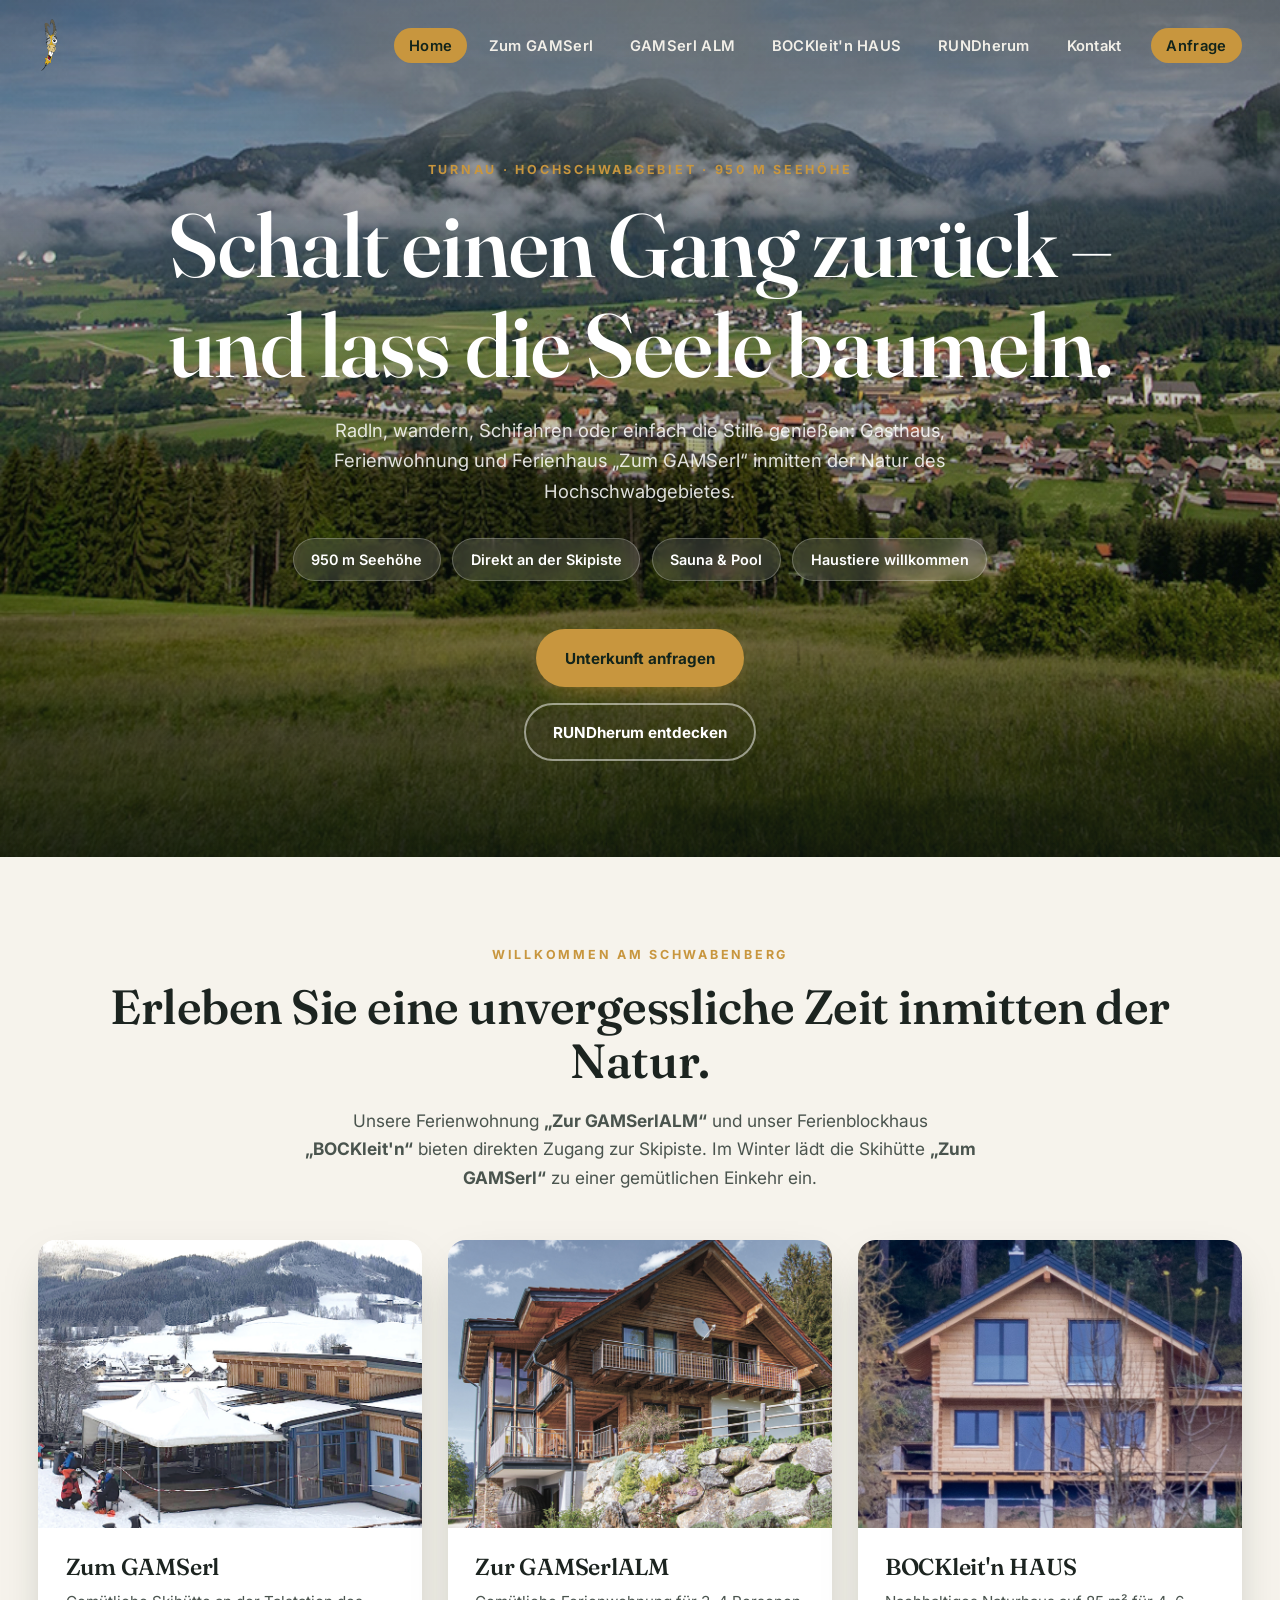
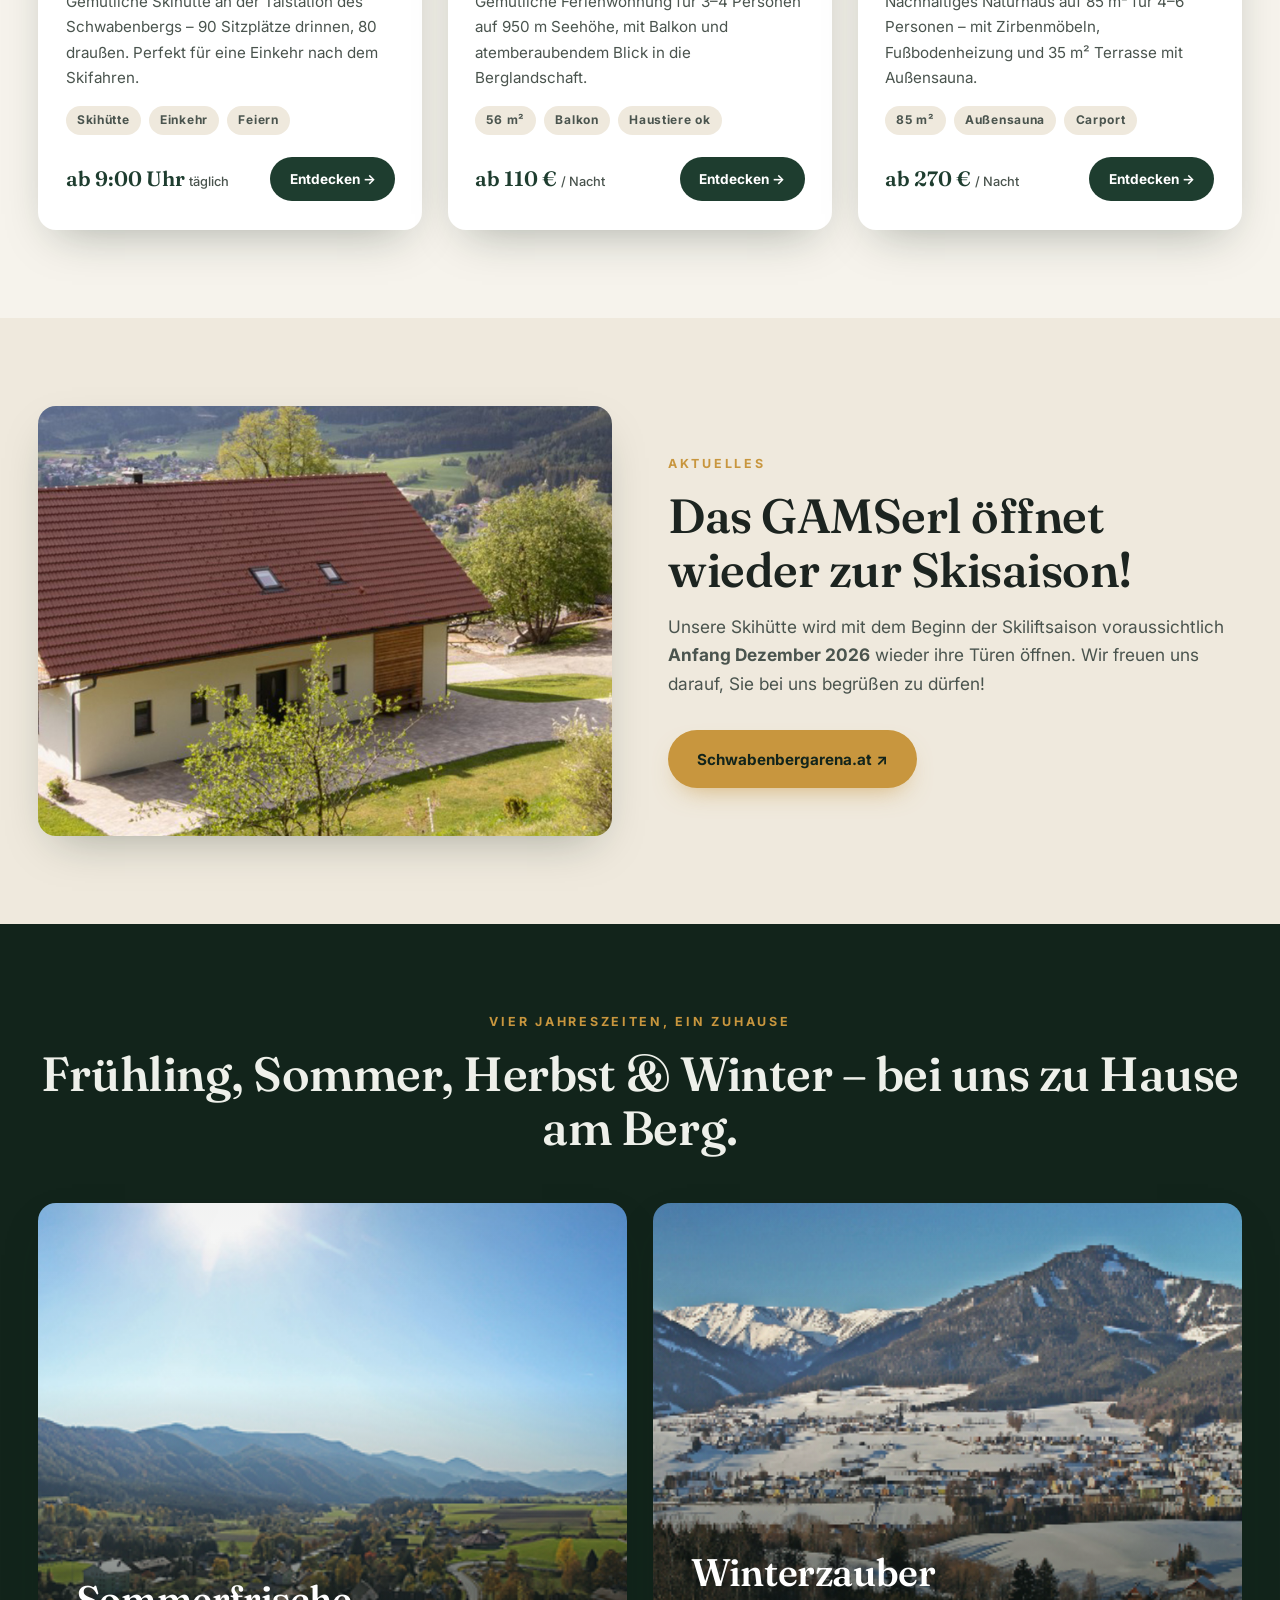
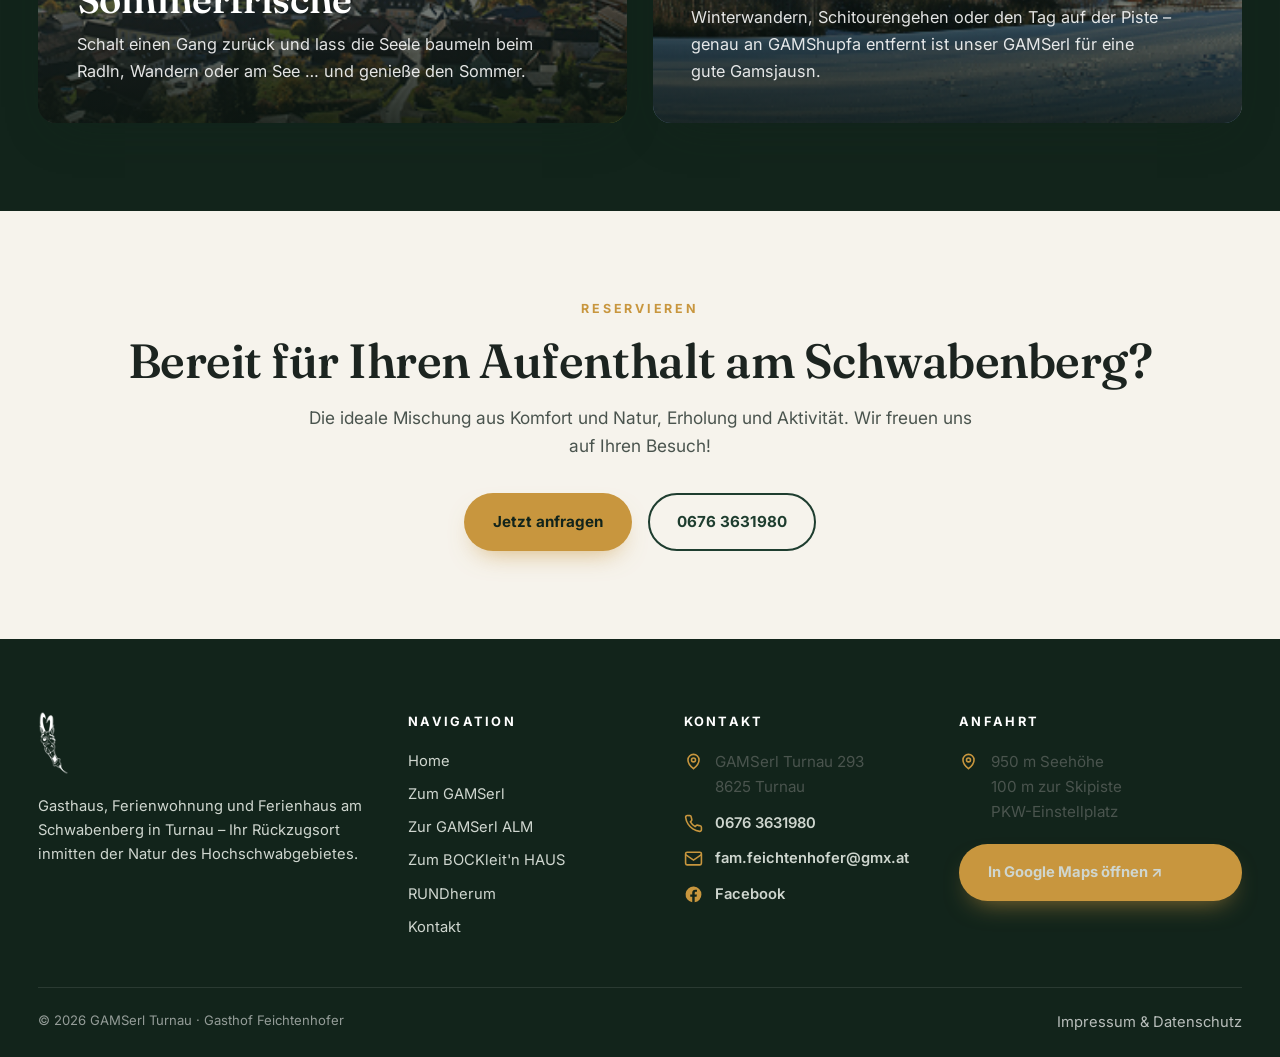
<file: index.html>
<!DOCTYPE html>
<html lang="de">
<head>
<meta charset="UTF-8">
<meta name="viewport" content="width=device-width, initial-scale=1.0">
<title>GAMSerl Turnau – Gasthaus, Ferienwohnung & Ferienhaus am Schwabenberg</title>
<meta name="description" content="Gasthaus Zum GAMSerl, Ferienwohnung Zur GAMSerlALM und Ferienhaus BOCKleit'n in Turnau am Schwabenberg. Skifahren, wandern,_radln – Erholung inmitten der Natur.">
<link rel="icon" href="/images/favicon-96x96.ico">
<link rel="preconnect" href="https://fonts.googleapis.com">
<link rel="preconnect" href="https://fonts.gstatic.com" crossorigin>
<link href="https://fonts.googleapis.com/css2?family=Fraunces:opsz,wght@9..144,400;9..144,560;9..144,650&family=Inter:wght@400;500;600;700&display=swap" rel="stylesheet">
<link rel="stylesheet" href="/assets/css/style.css">
</head>
<body>

<header class="site-header">
  <div class="wrap">
    <a class="brand" href="/">
      <img class="dark-logo" src="/images/gams_logo.png" alt="GAMSerl Logo">
      <img class="light-logo" src="/images/gams_weiss.png" alt="GAMSerl Logo">
    </a>
    <button class="burger" aria-label="Menü öffnen">☰</button>
    <nav class="nav">
      <ul>
        <li><a href="/" class="active">Home</a></li>
        <li><a href="/zum-gamserl">Zum GAMSerl</a></li>
        <li><a href="/zur-gamserl-alm">GAMSerl ALM</a></li>
        <li><a href="/zum-bockleitn-haus">BOCKleit'n HAUS</a></li>
        <li><a href="/rundherum">RUNDherum</a></li>
        <li><a href="/kontakt">Kontakt</a></li>
        <li><a class="nav-cta" href="/anfrage">Anfrage</a></li>
      </ul>
    </nav>
  </div>
</header>

<section class="hero centered">
  <div class="hero-media"><img src="/images/titelbild_turnau.jpg" alt="Turnau am Schwabenberg"></div>
  <div class="wrap hero-inner">
    <p class="eyebrow" style="color:var(--accent)">Turnau · Hochschwabgebiet · 950 m Seehöhe</p>
    <h1>Schalt einen Gang zurück –<br>und lass die Seele baumeln.</h1>
    <p class="lead">Radln, wandern, Schifahren oder einfach die Stille genießen: Gasthaus, Ferienwohnung und Ferienhaus „Zum GAMSerl“ inmitten der Natur des Hochschwabgebietes.</p>
    <div class="hero-badges">
      <span class="badge">950 m Seehöhe</span>
      <span class="badge">Direkt an der Skipiste</span>
      <span class="badge">Sauna &amp; Pool</span>
      <span class="badge">Haustiere willkommen</span>
    </div>
    <div class="mt-3">
      <a class="btn btn-primary" href="/anfrage">Unterkunft anfragen</a>
      <a class="btn btn-ghost-light" href="/rundherum">RUNDherum entdecken</a>
    </div>
  </div>
</section>

<section class="section">
  <div class="wrap">
    <div class="center reveal">
      <p class="eyebrow">Willkommen am Schwabenberg</p>
      <h2>Erleben Sie eine unvergessliche Zeit inmitten der Natur.</h2>
      <p class="lead" style="margin:1.2rem auto 0">Unsere Ferienwohnung <strong>„Zur GAMSerlALM“</strong> und unser Ferienblockhaus <strong>„BOCKleit'n“</strong> bieten direkten Zugang zur Skipiste. Im Winter lädt die Skihütte <strong>„Zum GAMSerl“</strong> zu einer gemütlichen Einkehr ein.</p>
    </div>

    <div class="grid grid-3 mt-3">
      <a class="card reveal" href="/zum-gamserl">
        <div class="card-img"><img src="/images/gamserl1.jpg" alt="Skihütte Zum GAMSerl"></div>
        <div class="card-body">
          <h3>Zum GAMSerl</h3>
          <p>Gemütliche Skihütte an der Talstation des Schwabenbergs – 90 Sitzplätze drinnen, 80 draußen. Perfekt für eine Einkehr nach dem Skifahren.</p>
          <div class="card-meta"><span class="tag">Skihütte</span><span class="tag">Einkehr</span><span class="tag">Feiern</span></div>
          <div class="card-foot"><span class="price">ab 9:00 Uhr <small>täglich</small></span><span class="btn btn-pine" style="padding:.55rem 1.1rem;font-size:.85rem">Entdecken →</span></div>
        </div>
      </a>
      <a class="card reveal" href="/zur-gamserl-alm">
        <div class="card-img"><img src="/images/gamsalm1.jpg" alt="Ferienwohnung Zur GAMSerlALM"></div>
        <div class="card-body">
          <h3>Zur GAMSerlALM</h3>
          <p>Gemütliche Ferienwohnung für 3–4 Personen auf 950 m Seehöhe, mit Balkon und atemberaubendem Blick in die Berglandschaft.</p>
          <div class="card-meta"><span class="tag">56 m²</span><span class="tag">Balkon</span><span class="tag">Haustiere ok</span></div>
          <div class="card-foot"><span class="price">ab 110 € <small>/ Nacht</small></span><span class="btn btn-pine" style="padding:.55rem 1.1rem;font-size:.85rem">Entdecken →</span></div>
        </div>
      </a>
      <a class="card reveal" href="/zum-bockleitn-haus">
        <div class="card-img"><img src="/images/2024/10/15/bockleitn.jpg" alt="Ferienhaus BOCKleit'n"></div>
        <div class="card-body">
          <h3>BOCKleit'n HAUS</h3>
          <p>Nachhaltiges Naturhaus auf 85 m² für 4–6 Personen – mit Zirbenmöbeln, Fußbodenheizung und 35 m² Terrasse mit Außensauna.</p>
          <div class="card-meta"><span class="tag">85 m²</span><span class="tag">Außensauna</span><span class="tag">Carport</span></div>
          <div class="card-foot"><span class="price">ab 270 € <small>/ Nacht</small></span><span class="btn btn-pine" style="padding:.55rem 1.1rem;font-size:.85rem">Entdecken →</span></div>
        </div>
      </a>
    </div>
  </div>
</section>

<section class="section alt">
  <div class="wrap">
    <div class="split">
      <div class="split-img reveal"><img src="/images/2024/10/15/gamserlalm.jpg" alt="Blick auf die GAMSerlALM"></div>
      <div class="reveal">
        <p class="eyebrow">Aktuelles</p>
        <h2>Das GAMSerl öffnet wieder zur Skisaison!</h2>
        <p class="lead mt-1">Unsere Skihütte wird mit dem Beginn der Skiliftsaison voraussichtlich <strong>Anfang Dezember 2026</strong> wieder ihre Türen öffnen. Wir freuen uns darauf, Sie bei uns begrüßen zu dürfen!</p>
        <div class="mt-2">
          <a class="btn btn-primary" href="https://www.schwabenbergarena.at" target="_blank" rel="noopener">Schwabenbergarena.at ↗</a>
        </div>
      </div>
    </div>
  </div>
</section>

<section class="section dark">
  <div class="wrap">
    <div class="center reveal">
      <p class="eyebrow">Vier Jahreszeiten, ein Zuhause</p>
      <h2>Frühling, Sommer, Herbst &amp; Winter – bei uns zu Hause am Berg.</h2>
    </div>
    <div class="grid grid-2 mt-3">
      <div class="season reveal">
        <img src="/images/2024/07/25/sommerfrische_turnau.jpg" alt="Sommerfrische in Turnau">
        <div class="season-body">
          <h3>Sommerfrische</h3>
          <p>Schalt einen Gang zurück und lass die Seele baumeln beim Radln, Wandern oder am See … und genieße den Sommer.</p>
        </div>
      </div>
      <div class="season reveal">
        <img src="/images/2024/07/25/winterzauber_turnau.jpg" alt="Winterzauber in Turnau">
        <div class="season-body">
          <h3>Winterzauber</h3>
          <p>Winterwandern, Schitourengehen oder den Tag auf der Piste – genau an GAMShupfa entfernt ist unser GAMSerl für eine gute Gamsjausn.</p>
        </div>
      </div>
    </div>
  </div>
</section>

<section class="section">
  <div class="wrap center reveal">
    <p class="eyebrow">Reservieren</p>
    <h2>Bereit für Ihren Aufenthalt am Schwabenberg?</h2>
    <p class="lead" style="margin:1rem auto 0">Die ideale Mischung aus Komfort und Natur, Erholung und Aktivität. Wir freuen uns auf Ihren Besuch!</p>
    <div class="mt-2" style="display:flex;gap:1rem;justify-content:center;flex-wrap:wrap">
      <a class="btn btn-primary" href="/anfrage">Jetzt anfragen</a>
      <a class="btn btn-ghost" href="tel:+436763631980" style="border-color:var(--pine);color:var(--pine)">0676 3631980</a>
    </div>
  </div>
</section>

<footer class="site-footer">
  <div class="wrap">
    <div class="footer-grid">
      <div>
        <a href="/"><img src="/images/gams_weiss_kl.png" alt="GAMSerl" style="height:64px;margin-bottom:1.2rem"></a>
        <p>Gasthaus, Ferienwohnung und Ferienhaus am Schwabenberg in Turnau – Ihr Rückzugsort inmitten der Natur des Hochschwabgebietes.</p>
      </div>
      <div>
        <h4>Navigation</h4>
        <div class="footer-links">
          <a href="/">Home</a>
          <a href="/zum-gamserl">Zum GAMSerl</a>
          <a href="/zur-gamserl-alm">Zur GAMSerl ALM</a>
          <a href="/zum-bockleitn-haus">Zum BOCKleit'n HAUS</a>
          <a href="/rundherum">RUNDherum</a>
          <a href="/kontakt">Kontakt</a>
        </div>
      </div>
      <div>
        <h4>Kontakt</h4>
        <div class="footer-contact">
          <div class="contact-line"><svg viewBox="0 0 24 24" fill="none" stroke="currentColor" stroke-width="2"><path d="M12 21s-7-5.5-7-11a7 7 0 1 1 14 0c0 5.5-7 11-7 11z"/><circle cx="12" cy="10" r="2.5"/></svg><span>GAMSerl Turnau 293<br>8625 Turnau</span></div>
          <div class="contact-line"><svg viewBox="0 0 24 24" fill="none" stroke="currentColor" stroke-width="2"><path d="M22 16.9v3a2 2 0 0 1-2.2 2 19.8 19.8 0 0 1-8.6-3.1 19.5 19.5 0 0 1-6-6A19.8 19.8 0 0 1 2.1 4.2 2 2 0 0 1 4.1 2h3a2 2 0 0 1 2 1.7c.1 1 .4 2 .7 2.9a2 2 0 0 1-.5 2.1L8.1 9.9a16 16 0 0 0 6 6l1.2-1.2a2 2 0 0 1 2.1-.5c.9.3 1.9.6 2.9.7a2 2 0 0 1 1.7 2z"/></svg><a href="tel:+436763631980">0676 3631980</a></div>
          <div class="contact-line"><svg viewBox="0 0 24 24" fill="none" stroke="currentColor" stroke-width="2"><rect x="2" y="4" width="20" height="16" rx="2"/><path d="m2 7 10 7L22 7"/></svg><a href="mailto:fam.feichtenhofer@gmx.at">fam.feichtenhofer@gmx.at</a></div>
          <div class="contact-line"><svg viewBox="0 0 24 24" fill="currentColor"><path d="M22 12a10 10 0 1 0-11.6 9.9v-7H7.9V12h2.5V9.8c0-2.5 1.5-3.9 3.8-3.9 1.1 0 2.2.2 2.2.2v2.5h-1.3c-1.2 0-1.6.8-1.6 1.6V12h2.8l-.4 2.9h-2.4v7A10 10 0 0 0 22 12z"/></svg><a href="https://www.facebook.com/Gamserl1/" target="_blank" rel="noopener">Facebook</a></div>
        </div>
      </div>
      <div>
        <h4>Anfahrt</h4>
        <div class="footer-contact">
          <div class="contact-line"><svg viewBox="0 0 24 24" fill="none" stroke="currentColor" stroke-width="2"><path d="M12 21s-7-5.5-7-11a7 7 0 1 1 14 0c0 5.5-7 11-7 11z"/><circle cx="12" cy="10" r="2.5"/></svg><span>950 m Seehöhe<br>100 m zur Skipiste<br>PKW-Einstellplatz</span></div>
          <a class="btn btn-primary" style="margin-top:.5rem" href="https://maps.app.goo.gl/uM2ikceRMee2AkzZ9" target="_blank" rel="noopener">In Google Maps öffnen ↗</a>
        </div>
      </div>
    </div>
    <div class="footer-bottom">
      <span>© 2026 GAMSerl Turnau · Gasthof Feichtenhofer</span>
      <span><a href="/kontakt">Impressum &amp; Datenschutz</a></span>
    </div>
  </div>
</footer>

<script src="/assets/js/main.js"></script>
</body>
</html>
</file>
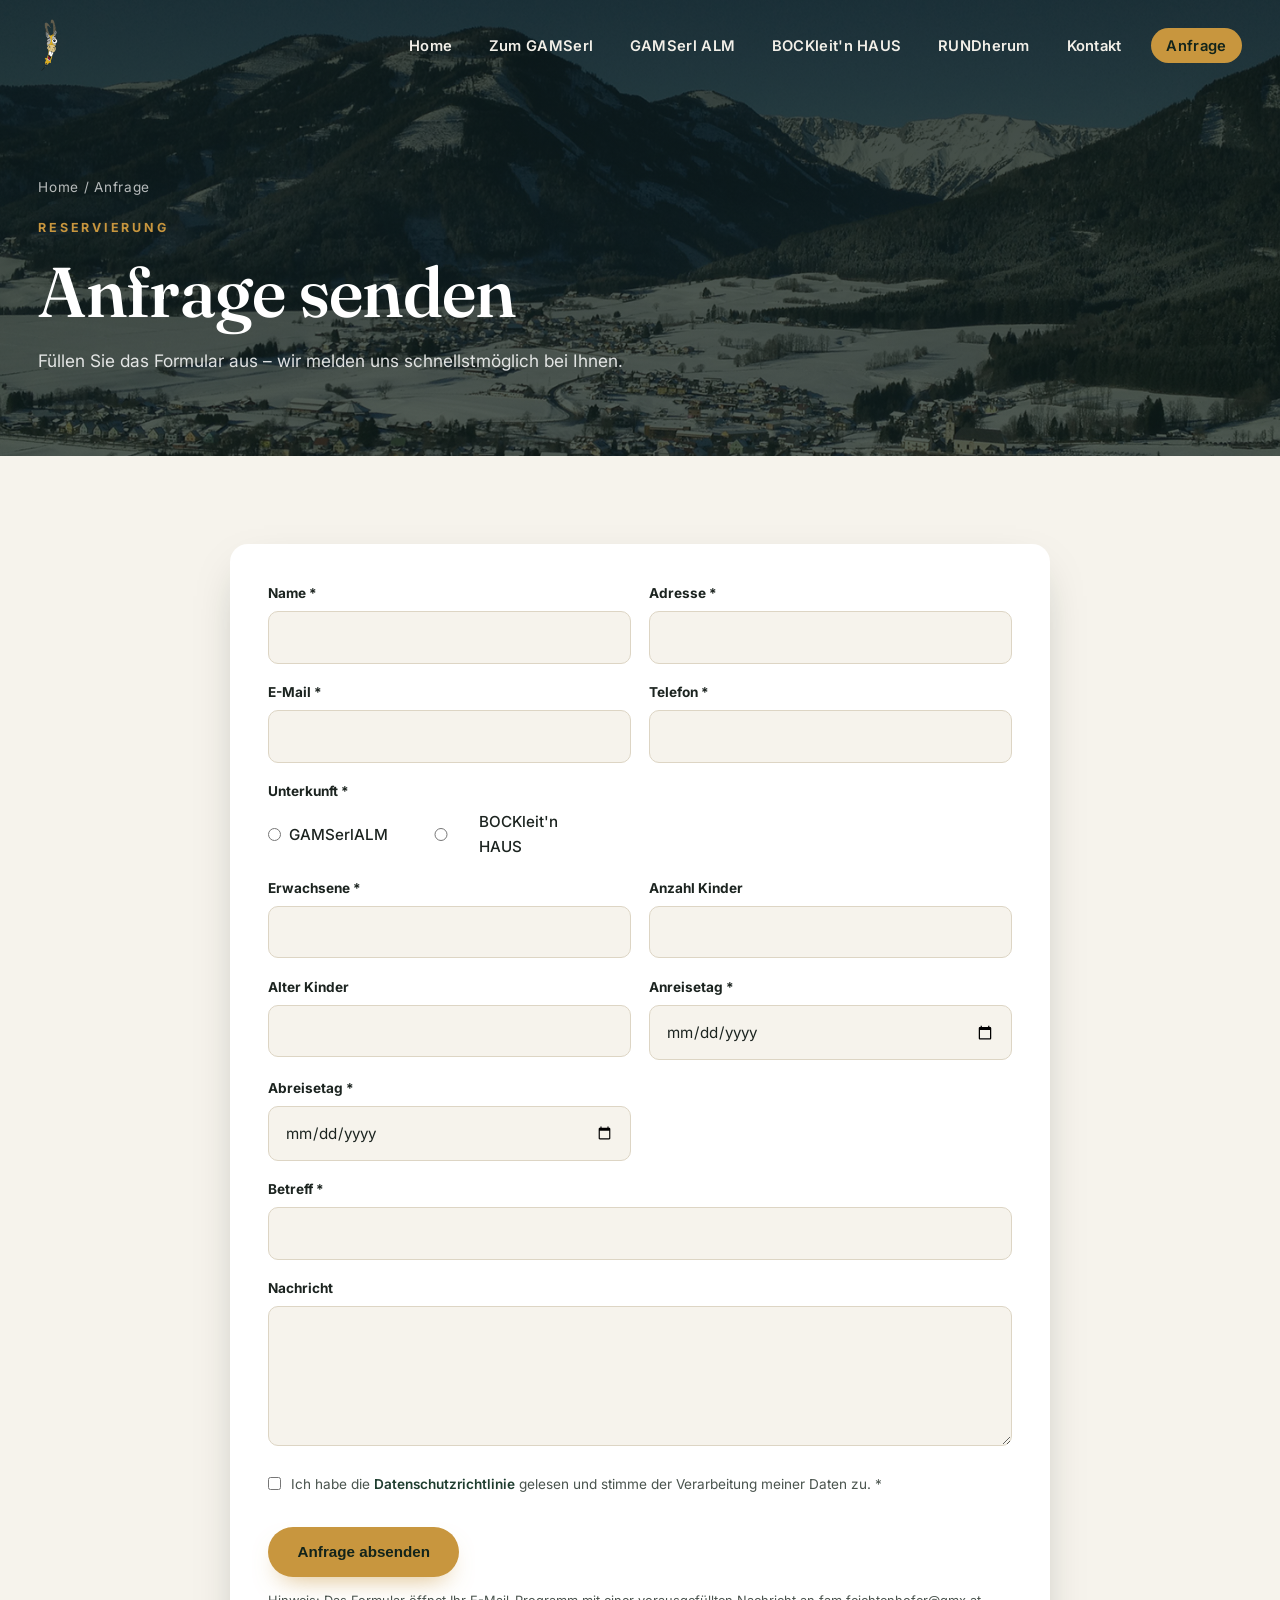
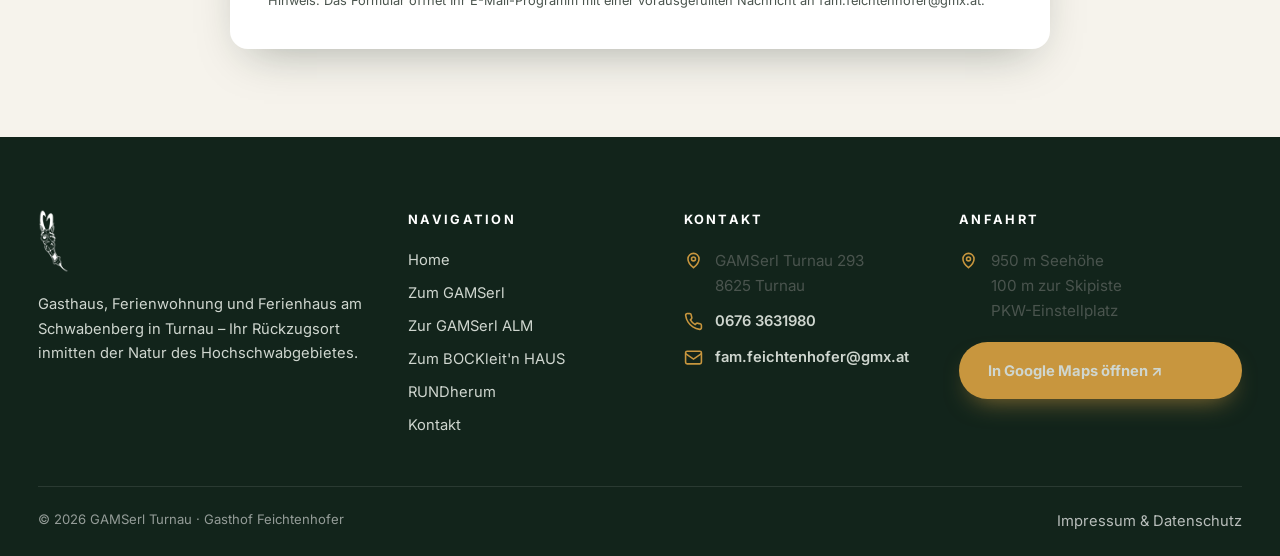
<file: anfrage/index.html>
<!DOCTYPE html>
<html lang="de">
<head>
<meta charset="UTF-8">
<meta name="viewport" content="width=device-width, initial-scale=1.0">
<title>Anfrage – GAMSerl Turnau</title>
<meta name="description" content="Ferienwohnung oder Ferienhaus in Turnau anfragen – Verfügbarkeit und Preise für GAMSerlALM und BOCKleit'n HAUS.">
<link rel="icon" href="/images/favicon-96x96.ico">
<link rel="preconnect" href="https://fonts.googleapis.com">
<link rel="preconnect" href="https://fonts.gstatic.com" crossorigin>
<link href="https://fonts.googleapis.com/css2?family=Fraunces:opsz,wght@9..144,400;9..144,560;9..144,650&family=Inter:wght@400;500;600;700&display=swap" rel="stylesheet">
<link rel="stylesheet" href="/assets/css/style.css">
</head>
<body>

<header class="site-header">
  <div class="wrap">
    <a class="brand" href="/"><img class="dark-logo" src="/images/gams_logo.png" alt="GAMSerl Logo"><img class="light-logo" src="/images/gams_weiss.png" alt="GAMSerl Logo"></a>
    <button class="burger" aria-label="Menü öffnen">☰</button>
    <nav class="nav"><ul>
      <li><a href="/">Home</a></li>
      <li><a href="/zum-gamserl">Zum GAMSerl</a></li>
      <li><a href="/zur-gamserl-alm">GAMSerl ALM</a></li>
      <li><a href="/zum-bockleitn-haus">BOCKleit'n HAUS</a></li>
      <li><a href="/rundherum">RUNDherum</a></li>
      <li><a href="/kontakt">Kontakt</a></li>
      <li><a class="nav-cta" href="/anfrage">Anfrage</a></li>
    </ul></nav>
  </div>
</header>

<section class="page-hero">
  <img class="bg" src="/images/2024/10/16/winterturnau.jpg" alt="Turnau">
  <div class="wrap">
    <p class="crumbs"><a href="/">Home</a> / Anfrage</p>
    <p class="eyebrow" style="color:var(--accent)">Reservierung</p>
    <h1>Anfrage senden</h1>
    <p class="lead">Füllen Sie das Formular aus – wir melden uns schnellstmöglich bei Ihnen.</p>
  </div>
</section>

<section class="section">
  <div class="wrap" style="max-width:820px">
    <div class="form-card reveal">
      <form id="inquiry-form">
        <div class="form-grid">
          <div><label class="f" for="i-name">Name *</label><input id="i-name" name="Name" required></div>
          <div><label class="f" for="i-adress">Adresse *</label><input id="i-adress" name="Adresse" required></div>
          <div><label class="f" for="i-email">E-Mail *</label><input id="i-email" name="E-Mail" type="email" required></div>
          <div><label class="f" for="i-phone">Telefon *</label><input id="i-phone" name="Telefon" type="tel" required></div>
          <div class="full">
            <label class="f">Unterkunft *</label>
            <div class="radio-row">
              <label><input type="radio" name="Unterkunft" value="GAMSerlALM" required> GAMSerlALM</label>
              <label><input type="radio" name="Unterkunft" value="BOCKleitnHAUS"> BOCKleit'n HAUS</label>
            </div>
          </div>
          <div><label class="f" for="i-adults">Erwachsene *</label><input id="i-adults" name="Erwachsene" type="number" min="1" required></div>
          <div><label class="f" for="i-children">Anzahl Kinder</label><input id="i-children" name="Anzahl Kinder" type="number" min="0"></div>
          <div><label class="f" for="i-age">Alter Kinder</label><input id="i-age" name="Alter Kinder"></div>
          <div><label class="f" for="i-from">Anreisetag *</label><input id="i-from" name="Anreisetag" type="date" required></div>
          <div><label class="f" for="i-to">Abreisetag *</label><input id="i-to" name="Abreisetag" type="date" required></div>
          <div class="full"><label class="f" for="i-subject">Betreff *</label><input id="i-subject" name="Betreff" required></div>
          <div class="full"><label class="f" for="i-message">Nachricht</label><textarea id="i-message" name="Nachricht"></textarea></div>
        </div>
        <div class="check-row">
          <input type="checkbox" id="i-policy" required>
          <label for="i-policy">Ich habe die <a href="/kontakt#datenschutz" style="color:var(--pine);font-weight:600">Datenschutzrichtlinie</a> gelesen und stimme der Verarbeitung meiner Daten zu. *</label>
        </div>
        <div class="mt-2"><button class="btn btn-primary" type="submit">Anfrage absenden</button></div>
        <p style="font-size:.8rem;color:var(--ink-soft);margin-top:.8rem">Hinweis: Das Formular öffnet Ihr E-Mail-Programm mit einer vorausgefüllten Nachricht an fam.feichtenhofer@gmx.at.</p>
      </form>
    </div>
  </div>
</section>

<footer class="site-footer">
  <div class="wrap">
    <div class="footer-grid">
      <div>
        <a href="/"><img src="/images/gams_weiss_kl.png" alt="GAMSerl" style="height:64px;margin-bottom:1.2rem"></a>
        <p>Gasthaus, Ferienwohnung und Ferienhaus am Schwabenberg in Turnau – Ihr Rückzugsort inmitten der Natur des Hochschwabgebietes.</p>
      </div>
      <div><h4>Navigation</h4><div class="footer-links">
        <a href="/">Home</a><a href="/zum-gamserl">Zum GAMSerl</a><a href="/zur-gamserl-alm">Zur GAMSerl ALM</a><a href="/zum-bockleitn-haus">Zum BOCKleit'n HAUS</a><a href="/rundherum">RUNDherum</a><a href="/kontakt">Kontakt</a>
      </div></div>
      <div><h4>Kontakt</h4><div class="footer-contact">
        <div class="contact-line"><svg viewBox="0 0 24 24" fill="none" stroke="currentColor" stroke-width="2"><path d="M12 21s-7-5.5-7-11a7 7 0 1 1 14 0c0 5.5-7 11-7 11z"/><circle cx="12" cy="10" r="2.5"/></svg><span>GAMSerl Turnau 293<br>8625 Turnau</span></div>
        <div class="contact-line"><svg viewBox="0 0 24 24" fill="none" stroke="currentColor" stroke-width="2"><path d="M22 16.9v3a2 2 0 0 1-2.2 2 19.8 19.8 0 0 1-8.6-3.1 19.5 19.5 0 0 1-6-6A19.8 19.8 0 0 1 2.1 4.2 2 2 0 0 1 4.1 2h3a2 2 0 0 1 2 1.7c.1 1 .4 2 .7 2.9a2 2 0 0 1-.5 2.1L8.1 9.9a16 16 0 0 0 6 6l1.2-1.2a2 2 0 0 1 2.1-.5c.9.3 1.9.6 2.9.7a2 2 0 0 1 1.7 2z"/></svg><a href="tel:+436763631980">0676 3631980</a></div>
        <div class="contact-line"><svg viewBox="0 0 24 24" fill="none" stroke="currentColor" stroke-width="2"><rect x="2" y="4" width="20" height="16" rx="2"/><path d="m2 7 10 7L22 7"/></svg><a href="mailto:fam.feichtenhofer@gmx.at">fam.feichtenhofer@gmx.at</a></div>
      </div></div>
      <div><h4>Anfahrt</h4><div class="footer-contact">
        <div class="contact-line"><svg viewBox="0 0 24 24" fill="none" stroke="currentColor" stroke-width="2"><path d="M12 21s-7-5.5-7-11a7 7 0 1 1 14 0c0 5.5-7 11-7 11z"/><circle cx="12" cy="10" r="2.5"/></svg><span>950 m Seehöhe<br>100 m zur Skipiste<br>PKW-Einstellplatz</span></div>
        <a class="btn btn-primary" style="margin-top:.5rem" href="https://maps.app.goo.gl/uM2ikceRMee2AkzZ9" target="_blank" rel="noopener">In Google Maps öffnen ↗</a>
      </div></div>
    </div>
    <div class="footer-bottom"><span>© 2026 GAMSerl Turnau · Gasthof Feichtenhofer</span><span><a href="/kontakt">Impressum &amp; Datenschutz</a></span></div>
  </div>
</footer>

<script src="/assets/js/main.js"></script>
</body>
</html>
</file>
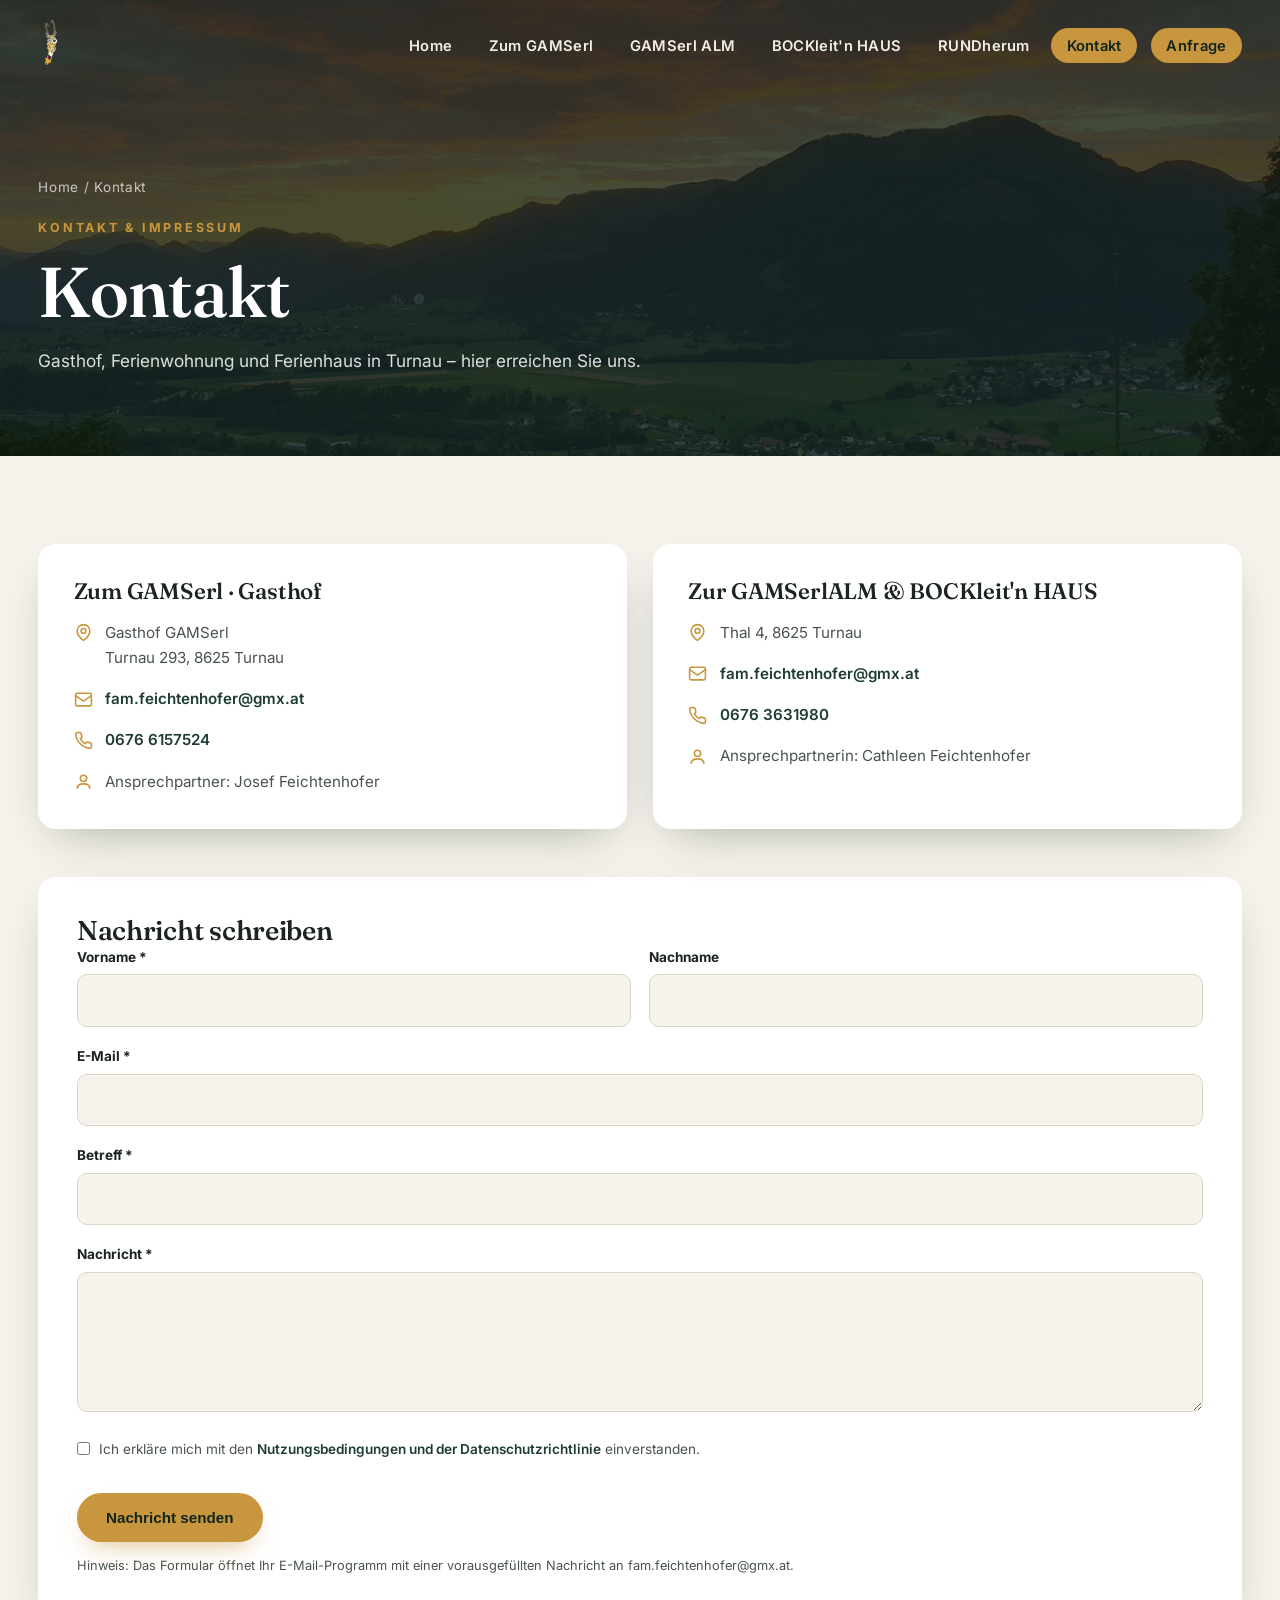
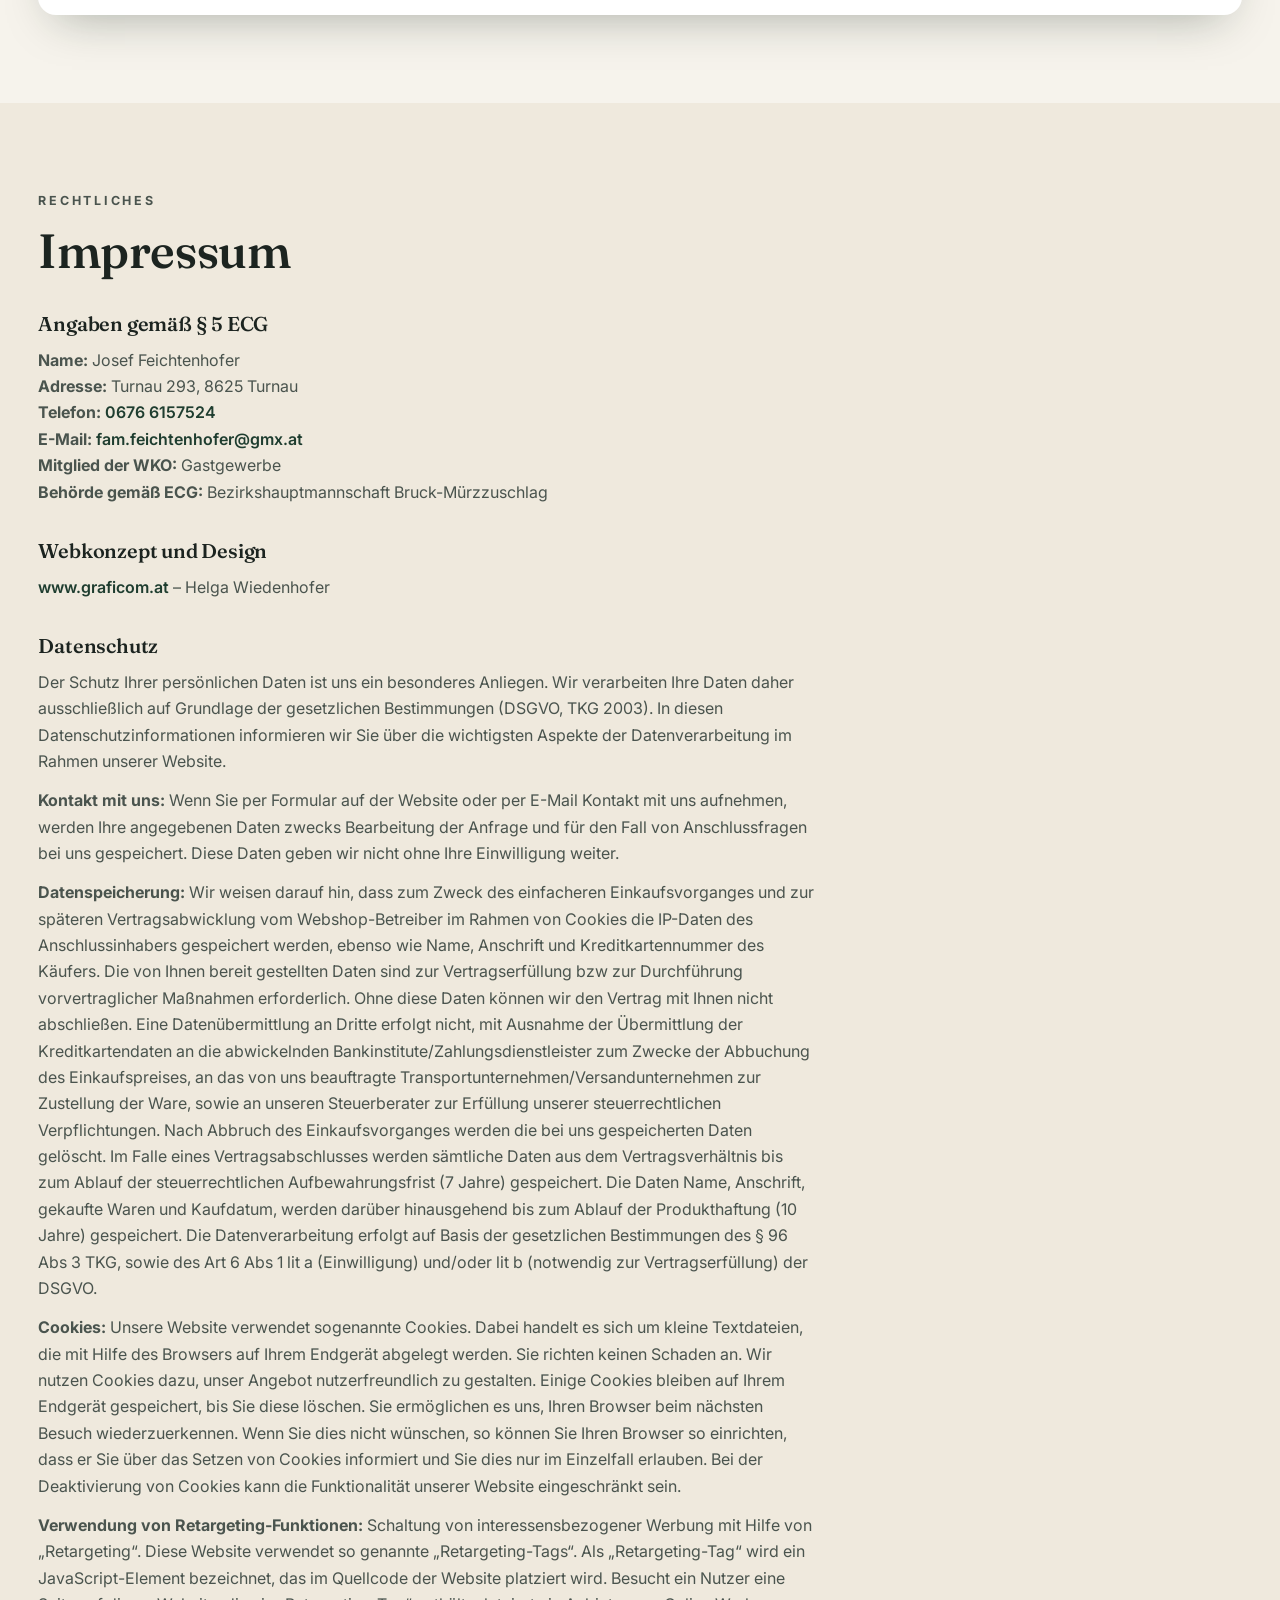
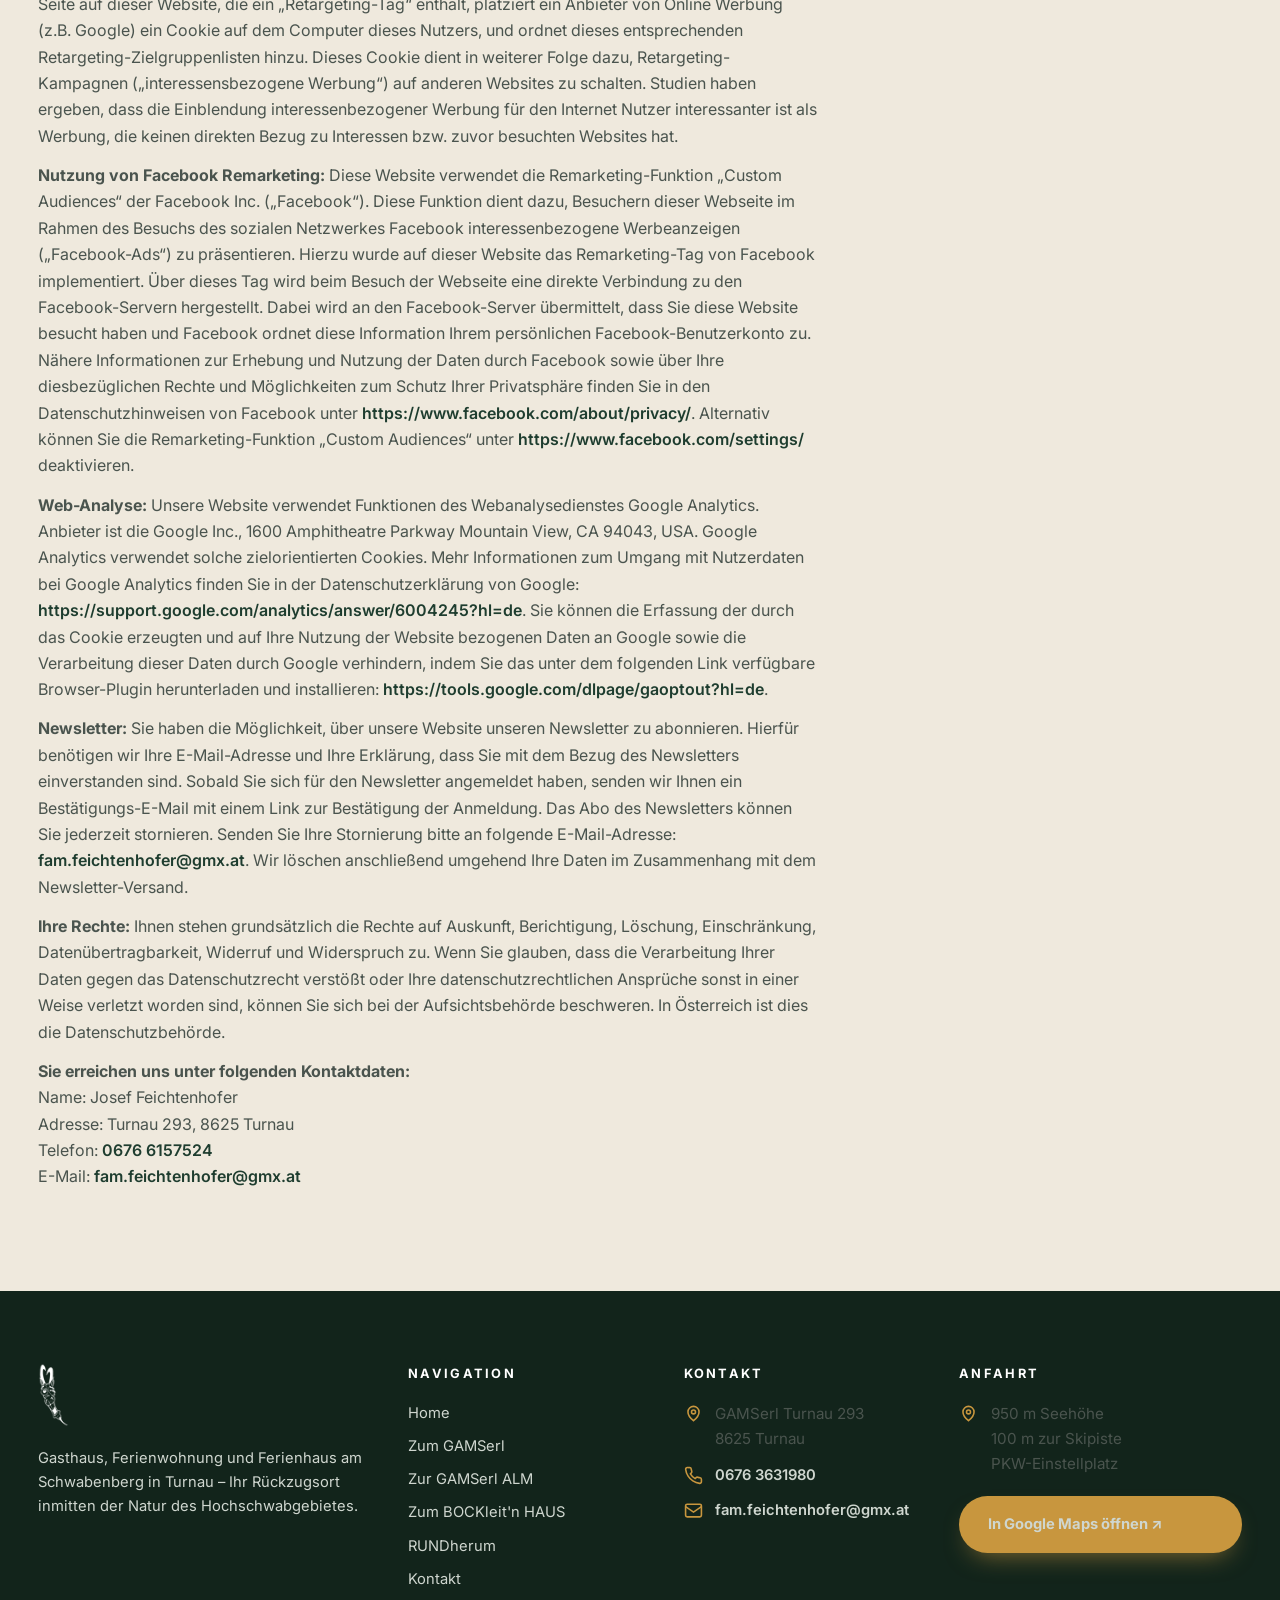
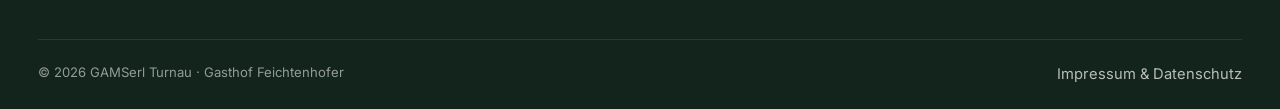
<file: kontakt/index.html>
<!DOCTYPE html>
<html lang="de">
<head>
<meta charset="UTF-8">
<meta name="viewport" content="width=device-width, initial-scale=1.0">
<title>Kontakt &amp; Impressum – GAMSerl Turnau</title>
<meta name="description" content="Kontakt zum Gasthof GAMSerl, zur Ferienwohnung GAMSerlALM und zum Ferienhaus BOCKleit'n in Turnau. Adresse, Telefon, E-Mail und Anfahrt.">
<link rel="icon" href="/images/favicon-96x96.ico">
<link rel="preconnect" href="https://fonts.googleapis.com">
<link rel="preconnect" href="https://fonts.gstatic.com" crossorigin>
<link href="https://fonts.googleapis.com/css2?family=Fraunces:opsz,wght@9..144,400;9..144,560;9..144,650&family=Inter:wght@400;500;600;700&display=swap" rel="stylesheet">
<link rel="stylesheet" href="/assets/css/style.css">
</head>
<body>

<header class="site-header">
  <div class="wrap">
    <a class="brand" href="/"><img class="dark-logo" src="/images/gams_logo.png" alt="GAMSerl Logo"><img class="light-logo" src="/images/gams_weiss.png" alt="GAMSerl Logo"></a>
    <button class="burger" aria-label="Menü öffnen">☰</button>
    <nav class="nav"><ul>
      <li><a href="/">Home</a></li>
      <li><a href="/zum-gamserl">Zum GAMSerl</a></li>
      <li><a href="/zur-gamserl-alm">GAMSerl ALM</a></li>
      <li><a href="/zum-bockleitn-haus">BOCKleit'n HAUS</a></li>
      <li><a href="/rundherum">RUNDherum</a></li>
      <li><a href="/kontakt" class="active">Kontakt</a></li>
      <li><a class="nav-cta" href="/anfrage">Anfrage</a></li>
    </ul></nav>
  </div>
</header>

<section class="page-hero">
  <img class="bg" src="/images/2024/10/15/gamserlblick.jpg" alt="Blick auf das GAMSerl">
  <div class="wrap">
    <p class="crumbs"><a href="/">Home</a> / Kontakt</p>
    <p class="eyebrow" style="color:var(--accent)">Kontakt &amp; Impressum</p>
    <h1>Kontakt</h1>
    <p class="lead">Gasthof, Ferienwohnung und Ferienhaus in Turnau – hier erreichen Sie uns.</p>
  </div>
</section>

<section class="section">
  <div class="wrap">
    <div class="contact-grid">
      <div class="contact-card reveal">
        <h3>Zum GAMSerl · Gasthof</h3>
        <div class="contact-line"><svg viewBox="0 0 24 24" fill="none" stroke="currentColor" stroke-width="2"><path d="M20 10c0 6-8 12-8 12s-8-6-8-12a8 8 0 1 1 16 0z"/><circle cx="12" cy="10" r="3"/></svg><span>Gasthof GAMSerl<br>Turnau 293, 8625 Turnau</span></div>
        <div class="contact-line"><svg viewBox="0 0 24 24" fill="none" stroke="currentColor" stroke-width="2"><rect x="2" y="4" width="20" height="16" rx="2"/><path d="m2 7 10 7L22 7"/></svg><a href="mailto:fam.feichtenhofer@gmx.at">fam.feichtenhofer@gmx.at</a></div>
        <div class="contact-line"><svg viewBox="0 0 24 24" fill="none" stroke="currentColor" stroke-width="2"><path d="M22 16.9v3a2 2 0 0 1-2.2 2 19.8 19.8 0 0 1-8.6-3.1 19.5 19.5 0 0 1-6-6A19.8 19.8 0 0 1 2.1 4.2 2 2 0 0 1 4.1 2h3a2 2 0 0 1 2 1.7c.1 1 .4 2 .7 2.9a2 2 0 0 1-.5 2.1L8.1 9.9a16 16 0 0 0 6 6l1.2-1.2a2 2 0 0 1 2.1-.5c.9.3 1.9.6 2.9.7a2 2 0 0 1 1.7 2z"/></svg><a href="tel:+436766157524">0676 6157524</a></div>
        <div class="contact-line"><svg viewBox="0 0 24 24" fill="none" stroke="currentColor" stroke-width="2"><circle cx="12" cy="8" r="4"/><path d="M4 21c0-4 3.5-6 8-6s8 2 8 6"/></svg><span>Ansprechpartner: Josef Feichtenhofer</span></div>
      </div>
      <div class="contact-card reveal">
        <h3>Zur GAMSerlALM &amp; BOCKleit'n HAUS</h3>
        <div class="contact-line"><svg viewBox="0 0 24 24" fill="none" stroke="currentColor" stroke-width="2"><path d="M20 10c0 6-8 12-8 12s-8-6-8-12a8 8 0 1 1 16 0z"/><circle cx="12" cy="10" r="3"/></svg><span>Thal 4, 8625 Turnau</span></div>
        <div class="contact-line"><svg viewBox="0 0 24 24" fill="none" stroke="currentColor" stroke-width="2"><rect x="2" y="4" width="20" height="16" rx="2"/><path d="m2 7 10 7L22 7"/></svg><a href="mailto:fam.feichtenhofer@gmx.at">fam.feichtenhofer@gmx.at</a></div>
        <div class="contact-line"><svg viewBox="0 0 24 24" fill="none" stroke="currentColor" stroke-width="2"><path d="M22 16.9v3a2 2 0 0 1-2.2 2 19.8 19.8 0 0 1-8.6-3.1 19.5 19.5 0 0 1-6-6A19.8 19.8 0 0 1 2.1 4.2 2 2 0 0 1 4.1 2h3a2 2 0 0 1 2 1.7c.1 1 .4 2 .7 2.9a2 2 0 0 1-.5 2.1L8.1 9.9a16 16 0 0 0 6 6l1.2-1.2a2 2 0 0 1 2.1-.5c.9.3 1.9.6 2.9.7a2 2 0 0 1 1.7 2z"/></svg><a href="tel:+436763631980">0676 3631980</a></div>
        <div class="contact-line"><svg viewBox="0 0 24 24" fill="none" stroke="currentColor" stroke-width="2"><circle cx="12" cy="8" r="4"/><path d="M4 21c0-4 3.5-6 8-6s8 2 8 6"/></svg><span>Ansprechpartnerin: Cathleen Feichtenhofer</span></div>
      </div>
    </div>

    <div class="form-card reveal mt-3">
      <h3 class="mb-2">Nachricht schreiben</h3>
      <form id="contact-form">
        <div class="form-grid">
          <div><label class="f" for="c-name">Vorname *</label><input id="c-name" name="name" required></div>
          <div><label class="f" for="c-nachname">Nachname</label><input id="c-nachname" name="nachname"></div>
          <div class="full"><label class="f" for="c-email">E-Mail *</label><input id="c-email" name="email" type="email" required></div>
          <div class="full"><label class="f" for="c-subject">Betreff *</label><input id="c-subject" name="subject" required></div>
          <div class="full"><label class="f" for="c-message">Nachricht *</label><textarea id="c-message" name="message" required></textarea></div>
        </div>
        <div class="check-row">
          <input type="checkbox" id="c-policy" required>
          <label for="c-policy">Ich erkläre mich mit den <a href="#datenschutz" style="color:var(--pine);font-weight:600">Nutzungsbedingungen und der Datenschutzrichtlinie</a> einverstanden.</label>
        </div>
        <div class="mt-2"><button class="btn btn-primary" type="submit">Nachricht senden</button></div>
        <p style="font-size:.8rem;color:var(--ink-soft);margin-top:.8rem">Hinweis: Das Formular öffnet Ihr E-Mail-Programm mit einer vorausgefüllten Nachricht an fam.feichtenhofer@gmx.at.</p>
      </form>
    </div>
  </div>
</section>

<section class="section alt" id="impressum">
  <div class="wrap">
    <div class="legal">
      <p class="eyebrow">Rechtliches</p>
      <h2>Impressum</h2>
      <h3>Angaben gemäß § 5 ECG</h3>
      <p><strong>Name:</strong> Josef Feichtenhofer<br>
      <strong>Adresse:</strong> Turnau 293, 8625 Turnau<br>
      <strong>Telefon:</strong> <a href="tel:+436766157524" style="color:var(--pine);font-weight:600">0676 6157524</a><br>
      <strong>E-Mail:</strong> <a href="mailto:fam.feichtenhofer@gmx.at" style="color:var(--pine);font-weight:600">fam.feichtenhofer@gmx.at</a><br>
      <strong>Mitglied der WKO:</strong> Gastgewerbe<br>
      <strong>Behörde gemäß ECG:</strong> Bezirkshauptmannschaft Bruck-Mürzzuschlag</p>

      <h3>Webkonzept und Design</h3>
      <p><a href="http://www.graficom.at" target="_blank" rel="noopener" style="color:var(--pine);font-weight:600">www.graficom.at</a> – Helga Wiedenhofer</p>

      <h3 id="datenschutz">Datenschutz</h3>
      <p>Der Schutz Ihrer persönlichen Daten ist uns ein besonderes Anliegen. Wir verarbeiten Ihre Daten daher ausschließlich auf Grundlage der gesetzlichen Bestimmungen (DSGVO, TKG 2003). In diesen Datenschutzinformationen informieren wir Sie über die wichtigsten Aspekte der Datenverarbeitung im Rahmen unserer Website.</p>
      <p><strong>Kontakt mit uns:</strong> Wenn Sie per Formular auf der Website oder per E-Mail Kontakt mit uns aufnehmen, werden Ihre angegebenen Daten zwecks Bearbeitung der Anfrage und für den Fall von Anschlussfragen bei uns gespeichert. Diese Daten geben wir nicht ohne Ihre Einwilligung weiter.</p>
      <p><strong>Datenspeicherung:</strong> Wir weisen darauf hin, dass zum Zweck des einfacheren Einkaufsvorganges und zur späteren Vertragsabwicklung vom Webshop-Betreiber im Rahmen von Cookies die IP-Daten des Anschlussinhabers gespeichert werden, ebenso wie Name, Anschrift und Kreditkartennummer des Käufers. Die von Ihnen bereit gestellten Daten sind zur Vertragserfüllung bzw zur Durchführung vorvertraglicher Maßnahmen erforderlich. Ohne diese Daten können wir den Vertrag mit Ihnen nicht abschließen. Eine Datenübermittlung an Dritte erfolgt nicht, mit Ausnahme der Übermittlung der Kreditkartendaten an die abwickelnden Bankinstitute/Zahlungsdienstleister zum Zwecke der Abbuchung des Einkaufspreises, an das von uns beauftragte Transportunternehmen/Versandunternehmen zur Zustellung der Ware, sowie an unseren Steuerberater zur Erfüllung unserer steuerrechtlichen Verpflichtungen. Nach Abbruch des Einkaufsvorganges werden die bei uns gespeicherten Daten gelöscht. Im Falle eines Vertragsabschlusses werden sämtliche Daten aus dem Vertragsverhältnis bis zum Ablauf der steuerrechtlichen Aufbewahrungsfrist (7 Jahre) gespeichert. Die Daten Name, Anschrift, gekaufte Waren und Kaufdatum, werden darüber hinausgehend bis zum Ablauf der Produkthaftung (10 Jahre) gespeichert. Die Datenverarbeitung erfolgt auf Basis der gesetzlichen Bestimmungen des § 96 Abs 3 TKG, sowie des Art 6 Abs 1 lit a (Einwilligung) und/oder lit b (notwendig zur Vertragserfüllung) der DSGVO.</p>
      <p><strong>Cookies:</strong> Unsere Website verwendet sogenannte Cookies. Dabei handelt es sich um kleine Textdateien, die mit Hilfe des Browsers auf Ihrem Endgerät abgelegt werden. Sie richten keinen Schaden an. Wir nutzen Cookies dazu, unser Angebot nutzerfreundlich zu gestalten. Einige Cookies bleiben auf Ihrem Endgerät gespeichert, bis Sie diese löschen. Sie ermöglichen es uns, Ihren Browser beim nächsten Besuch wiederzuerkennen. Wenn Sie dies nicht wünschen, so können Sie Ihren Browser so einrichten, dass er Sie über das Setzen von Cookies informiert und Sie dies nur im Einzelfall erlauben. Bei der Deaktivierung von Cookies kann die Funktionalität unserer Website eingeschränkt sein.</p>
      <p><strong>Verwendung von Retargeting-Funktionen:</strong> Schaltung von interessensbezogener Werbung mit Hilfe von „Retargeting“. Diese Website verwendet so genannte „Retargeting-Tags“. Als „Retargeting-Tag“ wird ein JavaScript-Element bezeichnet, das im Quellcode der Website platziert wird. Besucht ein Nutzer eine Seite auf dieser Website, die ein „Retargeting-Tag“ enthält, platziert ein Anbieter von Online Werbung (z.B. Google) ein Cookie auf dem Computer dieses Nutzers, und ordnet dieses entsprechenden Retargeting-Zielgruppenlisten hinzu. Dieses Cookie dient in weiterer Folge dazu, Retargeting-Kampagnen („interessensbezogene Werbung“) auf anderen Websites zu schalten. Studien haben ergeben, dass die Einblendung interessenbezogener Werbung für den Internet Nutzer interessanter ist als Werbung, die keinen direkten Bezug zu Interessen bzw. zuvor besuchten Websites hat.</p>
      <p><strong>Nutzung von Facebook Remarketing:</strong> Diese Website verwendet die Remarketing-Funktion „Custom Audiences“ der Facebook Inc. („Facebook“). Diese Funktion dient dazu, Besuchern dieser Webseite im Rahmen des Besuchs des sozialen Netzwerkes Facebook interessenbezogene Werbeanzeigen („Facebook-Ads“) zu präsentieren. Hierzu wurde auf dieser Website das Remarketing-Tag von Facebook implementiert. Über dieses Tag wird beim Besuch der Webseite eine direkte Verbindung zu den Facebook-Servern hergestellt. Dabei wird an den Facebook-Server übermittelt, dass Sie diese Website besucht haben und Facebook ordnet diese Information Ihrem persönlichen Facebook-Benutzerkonto zu. Nähere Informationen zur Erhebung und Nutzung der Daten durch Facebook sowie über Ihre diesbezüglichen Rechte und Möglichkeiten zum Schutz Ihrer Privatsphäre finden Sie in den Datenschutzhinweisen von Facebook unter <a href="https://www.facebook.com/about/privacy/" target="_blank" rel="noopener" style="color:var(--pine);font-weight:600">https://www.facebook.com/about/privacy/</a>. Alternativ können Sie die Remarketing-Funktion „Custom Audiences“ unter <a href="https://www.facebook.com/settings/" target="_blank" rel="noopener" style="color:var(--pine);font-weight:600">https://www.facebook.com/settings/</a> deaktivieren.</p>
      <p><strong>Web-Analyse:</strong> Unsere Website verwendet Funktionen des Webanalysedienstes Google Analytics. Anbieter ist die Google Inc., 1600 Amphitheatre Parkway Mountain View, CA 94043, USA. Google Analytics verwendet solche zielorientierten Cookies. Mehr Informationen zum Umgang mit Nutzerdaten bei Google Analytics finden Sie in der Datenschutzerklärung von Google: <a href="https://support.google.com/analytics/answer/6004245?hl=de" target="_blank" rel="noopener" style="color:var(--pine);font-weight:600">https://support.google.com/analytics/answer/6004245?hl=de</a>. Sie können die Erfassung der durch das Cookie erzeugten und auf Ihre Nutzung der Website bezogenen Daten an Google sowie die Verarbeitung dieser Daten durch Google verhindern, indem Sie das unter dem folgenden Link verfügbare Browser-Plugin herunterladen und installieren: <a href="https://tools.google.com/dlpage/gaoptout?hl=de" target="_blank" rel="noopener" style="color:var(--pine);font-weight:600">https://tools.google.com/dlpage/gaoptout?hl=de</a>.</p>
      <p><strong>Newsletter:</strong> Sie haben die Möglichkeit, über unsere Website unseren Newsletter zu abonnieren. Hierfür benötigen wir Ihre E-Mail-Adresse und Ihre Erklärung, dass Sie mit dem Bezug des Newsletters einverstanden sind. Sobald Sie sich für den Newsletter angemeldet haben, senden wir Ihnen ein Bestätigungs-E-Mail mit einem Link zur Bestätigung der Anmeldung. Das Abo des Newsletters können Sie jederzeit stornieren. Senden Sie Ihre Stornierung bitte an folgende E-Mail-Adresse: <a href="mailto:fam.feichtenhofer@gmx.at" style="color:var(--pine);font-weight:600">fam.feichtenhofer@gmx.at</a>. Wir löschen anschließend umgehend Ihre Daten im Zusammenhang mit dem Newsletter-Versand.</p>
      <p><strong>Ihre Rechte:</strong> Ihnen stehen grundsätzlich die Rechte auf Auskunft, Berichtigung, Löschung, Einschränkung, Datenübertragbarkeit, Widerruf und Widerspruch zu. Wenn Sie glauben, dass die Verarbeitung Ihrer Daten gegen das Datenschutzrecht verstößt oder Ihre datenschutzrechtlichen Ansprüche sonst in einer Weise verletzt worden sind, können Sie sich bei der Aufsichtsbehörde beschweren. In Österreich ist dies die Datenschutzbehörde.</p>
      <p><strong>Sie erreichen uns unter folgenden Kontaktdaten:</strong><br>
      Name: Josef Feichtenhofer<br>
      Adresse: Turnau 293, 8625 Turnau<br>
      Telefon: <a href="tel:+436766157524" style="color:var(--pine);font-weight:600">0676 6157524</a><br>
      E-Mail: <a href="mailto:fam.feichtenhofer@gmx.at" style="color:var(--pine);font-weight:600">fam.feichtenhofer@gmx.at</a></p>
    </div>
  </div>
</section>

<footer class="site-footer">
  <div class="wrap">
    <div class="footer-grid">
      <div>
        <a href="/"><img src="/images/gams_weiss_kl.png" alt="GAMSerl" style="height:64px;margin-bottom:1.2rem"></a>
        <p>Gasthaus, Ferienwohnung und Ferienhaus am Schwabenberg in Turnau – Ihr Rückzugsort inmitten der Natur des Hochschwabgebietes.</p>
      </div>
      <div><h4>Navigation</h4><div class="footer-links">
        <a href="/">Home</a><a href="/zum-gamserl">Zum GAMSerl</a><a href="/zur-gamserl-alm">Zur GAMSerl ALM</a><a href="/zum-bockleitn-haus">Zum BOCKleit'n HAUS</a><a href="/rundherum">RUNDherum</a><a href="/kontakt">Kontakt</a>
      </div></div>
      <div><h4>Kontakt</h4><div class="footer-contact">
        <div class="contact-line"><svg viewBox="0 0 24 24" fill="none" stroke="currentColor" stroke-width="2"><path d="M12 21s-7-5.5-7-11a7 7 0 1 1 14 0c0 5.5-7 11-7 11z"/><circle cx="12" cy="10" r="2.5"/></svg><span>GAMSerl Turnau 293<br>8625 Turnau</span></div>
        <div class="contact-line"><svg viewBox="0 0 24 24" fill="none" stroke="currentColor" stroke-width="2"><path d="M22 16.9v3a2 2 0 0 1-2.2 2 19.8 19.8 0 0 1-8.6-3.1 19.5 19.5 0 0 1-6-6A19.8 19.8 0 0 1 2.1 4.2 2 2 0 0 1 4.1 2h3a2 2 0 0 1 2 1.7c.1 1 .4 2 .7 2.9a2 2 0 0 1-.5 2.1L8.1 9.9a16 16 0 0 0 6 6l1.2-1.2a2 2 0 0 1 2.1-.5c.9.3 1.9.6 2.9.7a2 2 0 0 1 1.7 2z"/></svg><a href="tel:+436763631980">0676 3631980</a></div>
        <div class="contact-line"><svg viewBox="0 0 24 24" fill="none" stroke="currentColor" stroke-width="2"><rect x="2" y="4" width="20" height="16" rx="2"/><path d="m2 7 10 7L22 7"/></svg><a href="mailto:fam.feichtenhofer@gmx.at">fam.feichtenhofer@gmx.at</a></div>
      </div></div>
      <div><h4>Anfahrt</h4><div class="footer-contact">
        <div class="contact-line"><svg viewBox="0 0 24 24" fill="none" stroke="currentColor" stroke-width="2"><path d="M12 21s-7-5.5-7-11a7 7 0 1 1 14 0c0 5.5-7 11-7 11z"/><circle cx="12" cy="10" r="2.5"/></svg><span>950 m Seehöhe<br>100 m zur Skipiste<br>PKW-Einstellplatz</span></div>
        <a class="btn btn-primary" style="margin-top:.5rem" href="https://maps.app.goo.gl/uM2ikceRMee2AkzZ9" target="_blank" rel="noopener">In Google Maps öffnen ↗</a>
      </div></div>
    </div>
    <div class="footer-bottom"><span>© 2026 GAMSerl Turnau · Gasthof Feichtenhofer</span><span><a href="#impressum">Impressum &amp; Datenschutz</a></span></div>
  </div>
</footer>

<script src="/assets/js/main.js"></script>
</body>
</html>
</file>
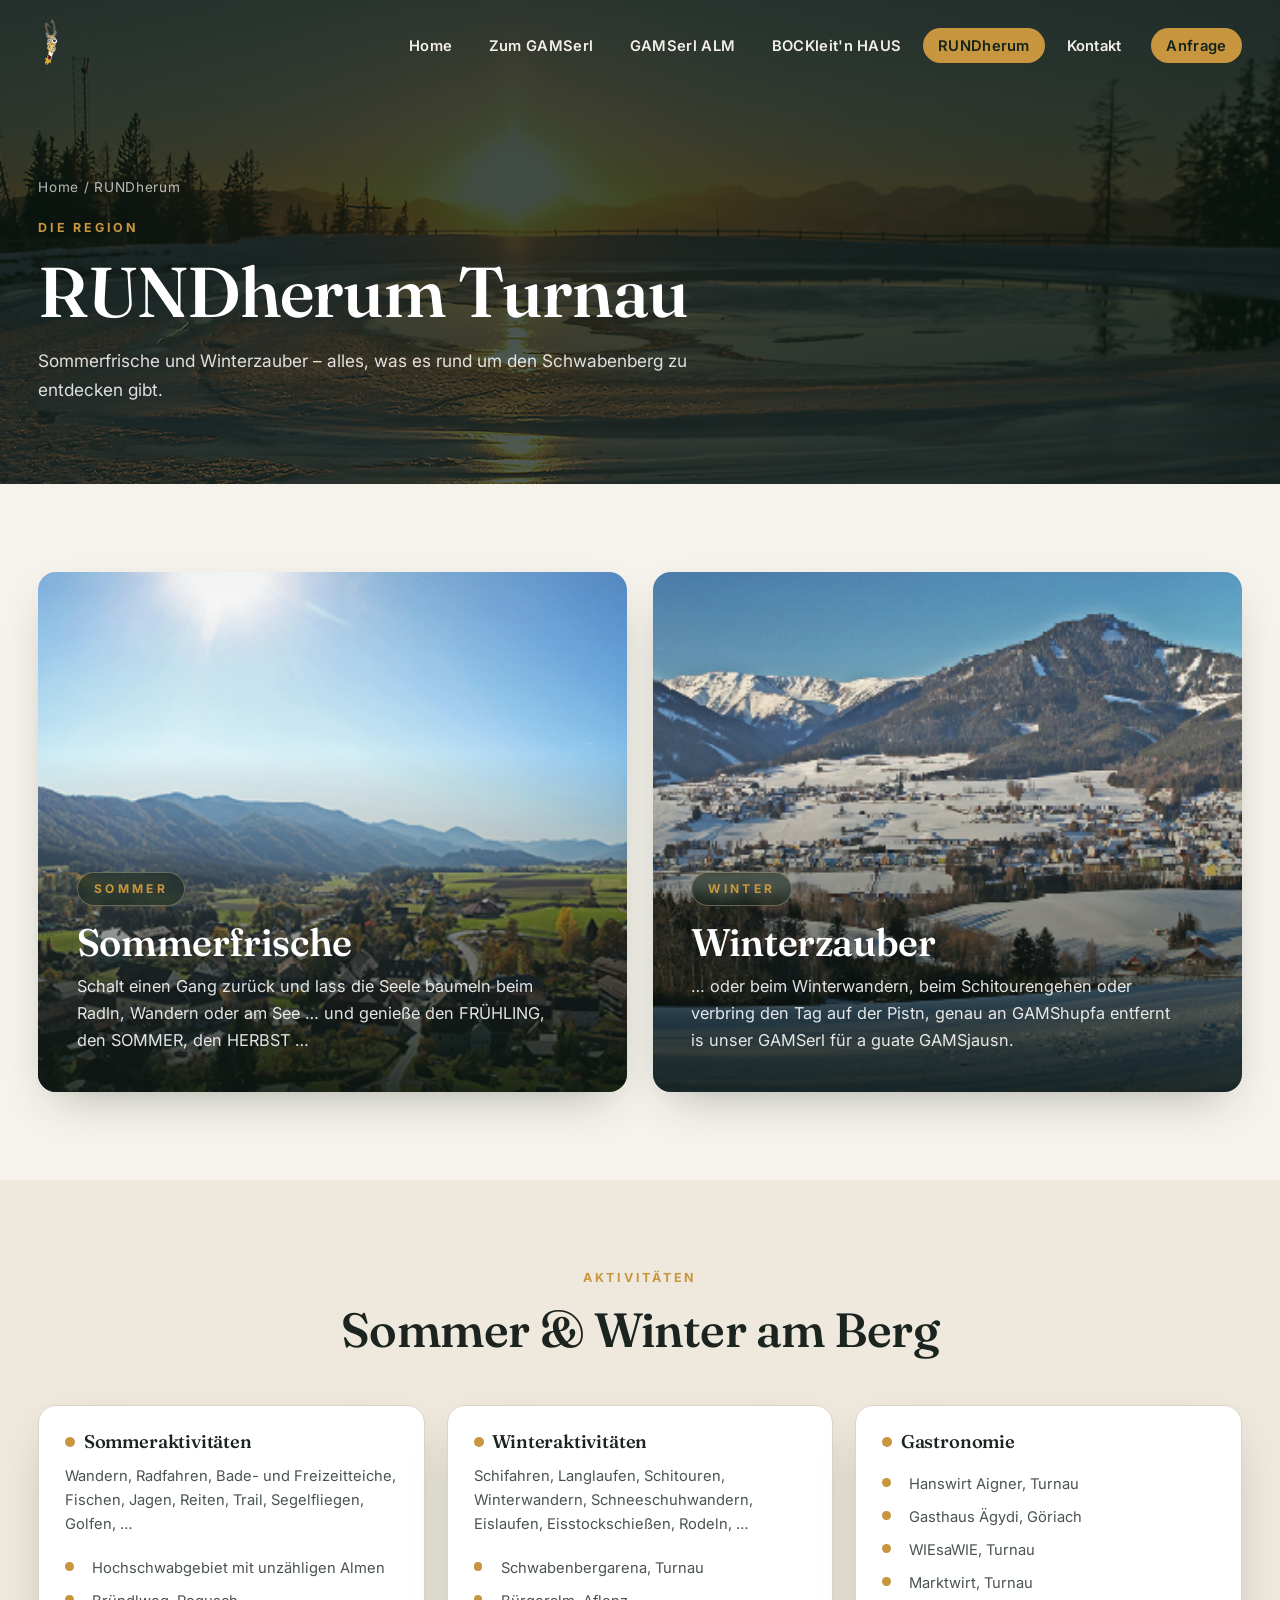
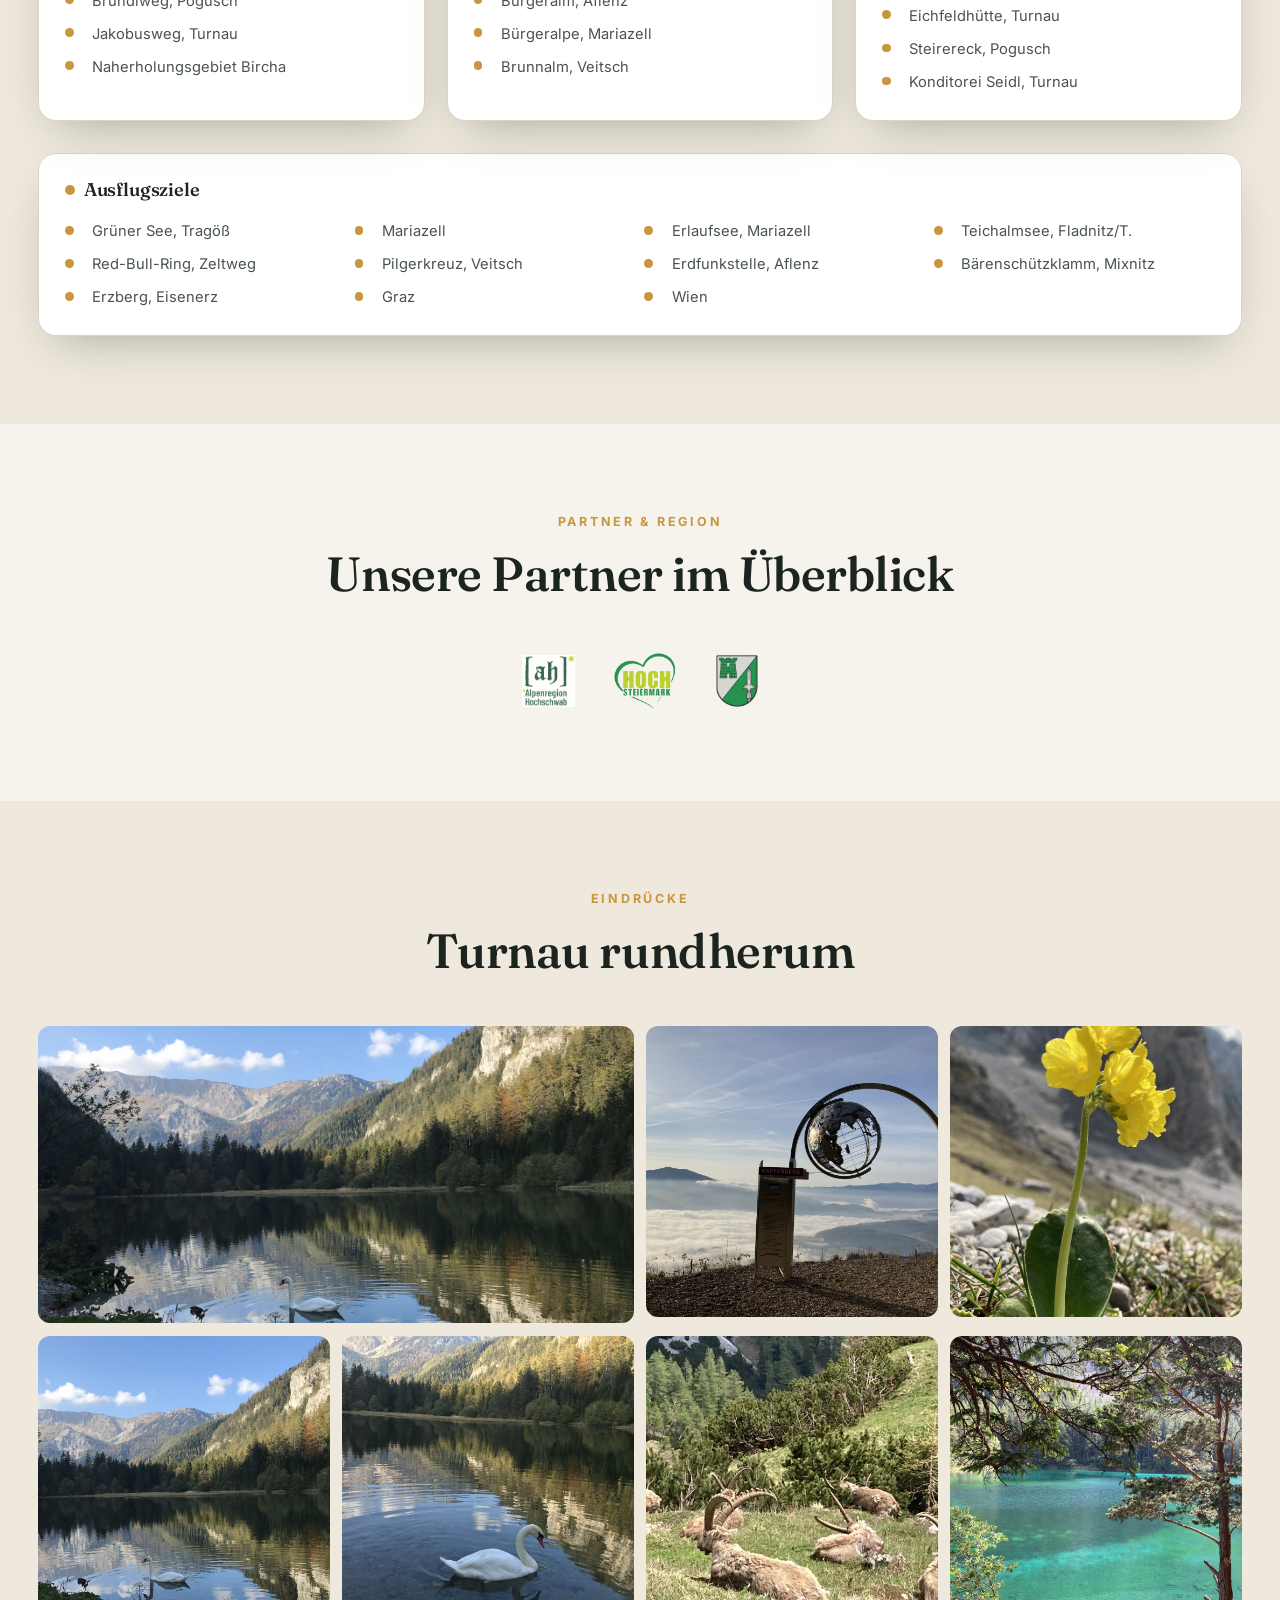
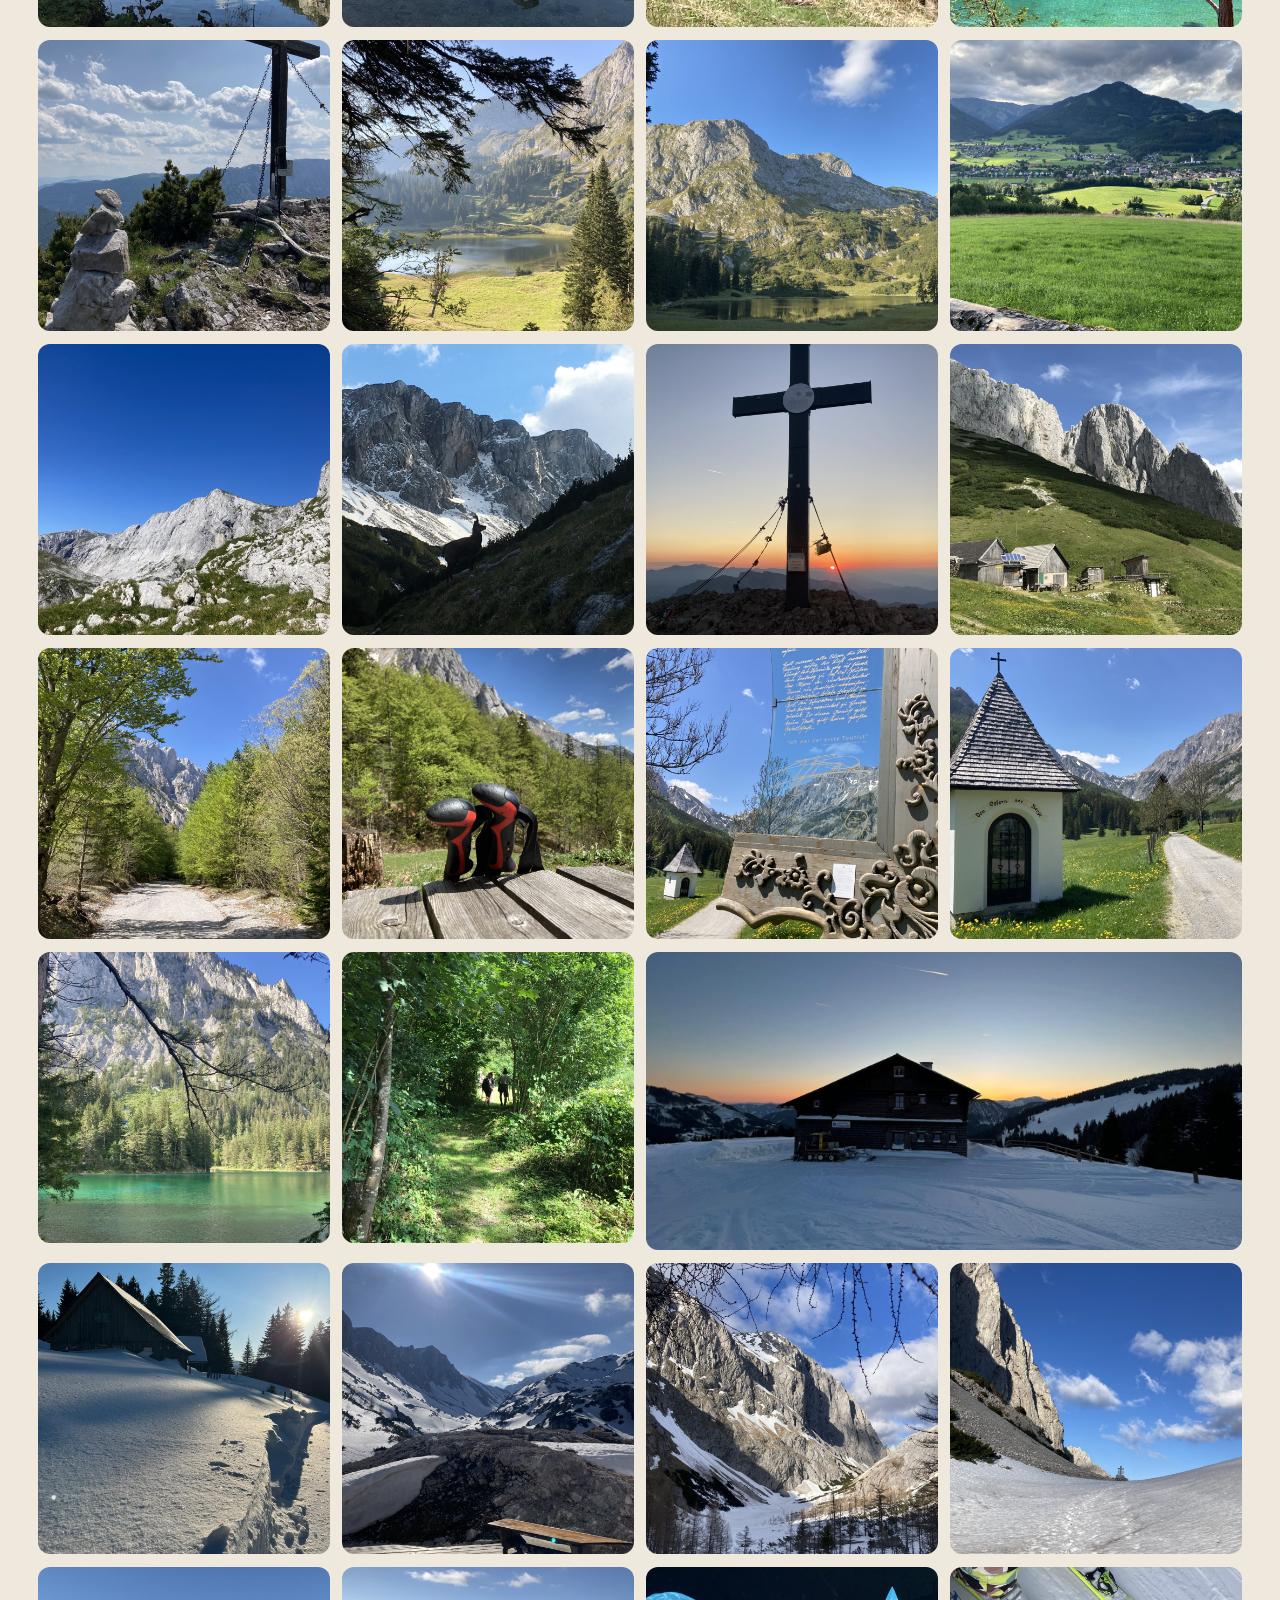
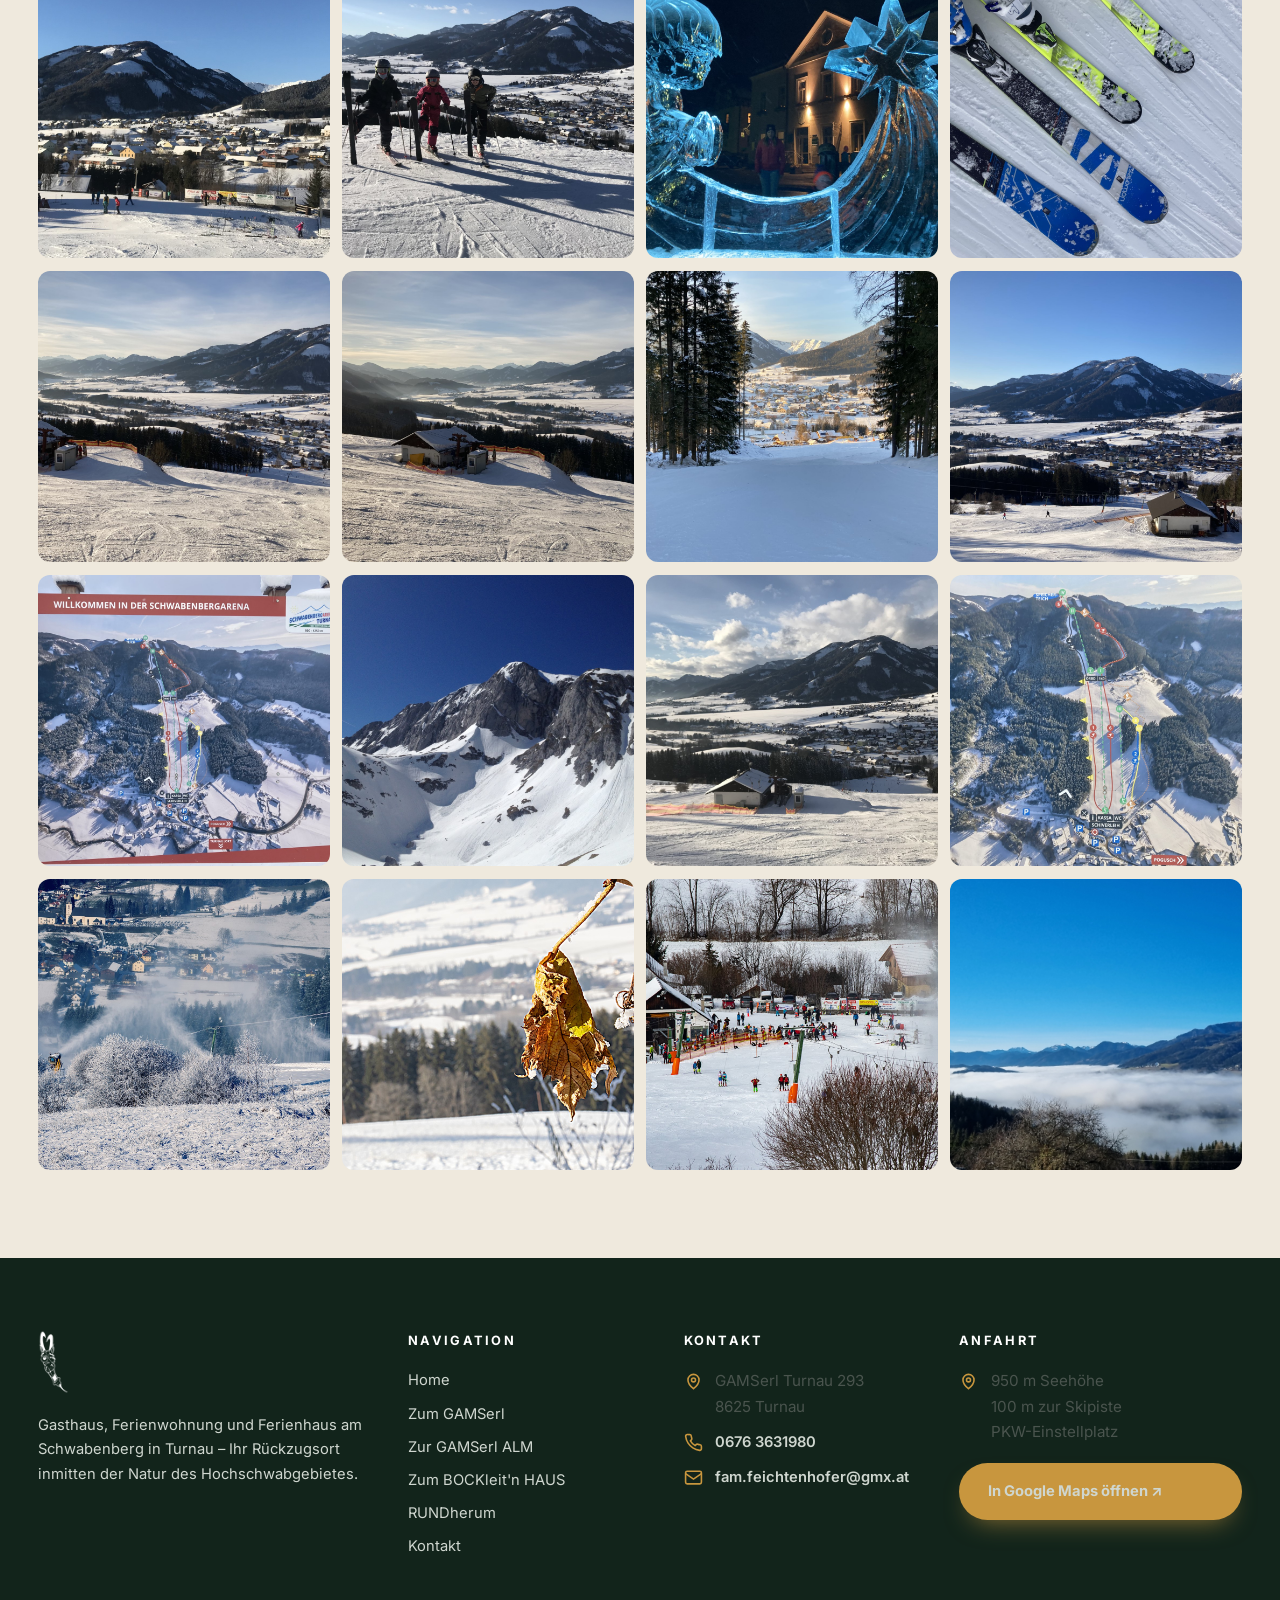
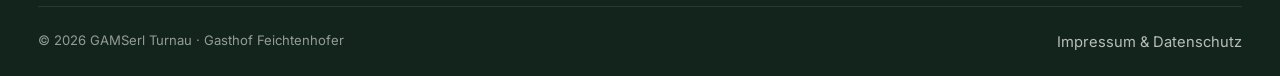
<file: rundherum/index.html>
<!DOCTYPE html>
<html lang="de">
<head>
<meta charset="UTF-8">
<meta name="viewport" content="width=device-width, initial-scale=1.0">
<title>RUNDherum – Turnau &amp; Hochschwabgebiet | GAMSerl</title>
<meta name="description" content="Aktivitäten, Ausflugsziele, Gastronomie und Partner rund um Turnau und das Hochschwabgebiet – Sommer und Winter am GAMSerl.">
<link rel="icon" href="/images/favicon-96x96.ico">
<link rel="preconnect" href="https://fonts.googleapis.com">
<link rel="preconnect" href="https://fonts.gstatic.com" crossorigin>
<link href="https://fonts.googleapis.com/css2?family=Fraunces:opsz,wght@9..144,400;9..144,560;9..144,650&family=Inter:wght@400;500;600;700&display=swap" rel="stylesheet">
<link rel="stylesheet" href="/assets/css/style.css">
</head>
<body>

<header class="site-header">
  <div class="wrap">
    <a class="brand" href="/"><img class="dark-logo" src="/images/gams_logo.png" alt="GAMSerl Logo"><img class="light-logo" src="/images/gams_weiss.png" alt="GAMSerl Logo"></a>
    <button class="burger" aria-label="Menü öffnen">☰</button>
    <nav class="nav"><ul>
      <li><a href="/">Home</a></li>
      <li><a href="/zum-gamserl">Zum GAMSerl</a></li>
      <li><a href="/zur-gamserl-alm">GAMSerl ALM</a></li>
      <li><a href="/zum-bockleitn-haus">BOCKleit'n HAUS</a></li>
      <li><a href="/rundherum" class="active">RUNDherum</a></li>
      <li><a href="/kontakt">Kontakt</a></li>
      <li><a class="nav-cta" href="/anfrage">Anfrage</a></li>
    </ul></nav>
  </div>
</header>

<section class="page-hero">
  <img class="bg" src="/images/2024/10/15/rundherum_turnau.jpg" alt="Turnau und Umgebung">
  <div class="wrap">
    <p class="crumbs"><a href="/">Home</a> / RUNDherum</p>
    <p class="eyebrow" style="color:var(--accent)">Die Region</p>
    <h1>RUNDherum Turnau</h1>
    <p class="lead">Sommerfrische und Winterzauber – alles, was es rund um den Schwabenberg zu entdecken gibt.</p>
  </div>
</section>

<section class="section">
  <div class="wrap">
    <div class="grid grid-2">
      <div class="season reveal">
        <img src="/images/2024/07/25/sommerfrische_turnau.jpg" alt="Sommer in Turnau">
        <div class="season-body">
          <span class="season-tag">Sommer</span>
          <h3>Sommerfrische</h3>
          <p>Schalt einen Gang zurück und lass die Seele baumeln beim Radln, Wandern oder am See … und genieße den FRÜHLING, den SOMMER, den HERBST …</p>
        </div>
      </div>
      <div class="season reveal">
        <img src="/images/2024/07/25/winterzauber_turnau.jpg" alt="Winter in Turnau">
        <div class="season-body">
          <span class="season-tag">Winter</span>
          <h3>Winterzauber</h3>
          <p>… oder beim Winterwandern, beim Schitourengehen oder verbring den Tag auf der Pistn, genau an GAMShupfa entfernt is unser GAMSerl für a guate GAMSjausn.</p>
        </div>
      </div>
    </div>
  </div>
</section>

<section class="section alt">
  <div class="wrap">
    <div class="center reveal">
      <p class="eyebrow">Aktivitäten</p>
      <h2>Sommer &amp; Winter am Berg</h2>
    </div>
    <div class="mini-grid mt-3">
      <div class="mini-card on-light reveal">
        <h3><span class="dot"></span>Sommeraktivitäten</h3>
        <p>Wandern, Radfahren, Bade- und Freizeitteiche, Fischen, Jagen, Reiten, Trail, Segelfliegen, Golfen, …</p>
        <ul class="checklist">
          <li>Hochschwabgebiet mit unzähligen Almen</li>
          <li>Bründlweg, Pogusch</li>
          <li>Jakobusweg, Turnau</li>
          <li>Naherholungsgebiet Bircha</li>
        </ul>
      </div>
      <div class="mini-card on-light reveal">
        <h3><span class="dot"></span>Winteraktivitäten</h3>
        <p>Schifahren, Langlaufen, Schitouren, Winterwandern, Schneeschuhwandern, Eislaufen, Eisstockschießen, Rodeln, …</p>
        <ul class="checklist">
          <li>Schwabenbergarena, Turnau</li>
          <li>Bürgeralm, Aflenz</li>
          <li>Bürgeralpe, Mariazell</li>
          <li>Brunnalm, Veitsch</li>
        </ul>
      </div>
      <div class="mini-card on-light reveal">
        <h3><span class="dot"></span>Gastronomie</h3>
        <ul class="checklist">
          <li>Hanswirt Aigner, Turnau</li>
          <li>Gasthaus Ägydi, Göriach</li>
          <li>WIEsaWIE, Turnau</li>
          <li>Marktwirt, Turnau</li>
          <li>Eichfeldhütte, Turnau</li>
          <li>Steirereck, Pogusch</li>
          <li>Konditorei Seidl, Turnau</li>
        </ul>
      </div>
    </div>

    <div class="mini-card on-light reveal mt-2">
      <h3><span class="dot"></span>Ausflugsziele</h3>
      <ul class="checklist" style="grid-template-columns:repeat(4,1fr)">
        <li>Grüner See, Tragöß</li>
        <li>Mariazell</li>
        <li>Erlaufsee, Mariazell</li>
        <li>Teichalmsee, Fladnitz/T.</li>
        <li>Red-Bull-Ring, Zeltweg</li>
        <li>Pilgerkreuz, Veitsch</li>
        <li>Erdfunkstelle, Aflenz</li>
        <li>Bärenschützklamm, Mixnitz</li>
        <li>Erzberg, Eisenerz</li>
        <li>Graz</li>
        <li>Wien</li>
      </ul>
    </div>
  </div>
</section>

<section class="section">
  <div class="wrap">
    <div class="center reveal">
      <p class="eyebrow">Partner &amp; REGION</p>
      <h2>Unsere Partner im Überblick</h2>
    </div>
    <div class="partners mt-3">
      <a href="https://www.regionhochschwab.at/" target="_blank" rel="noopener"><img src="/images/2024/07/26/ah-alpenregion-hochschwab-logo-ok.jpg" alt="Alpenregion Hochschwab"></a>
      <a href="https://www.steiermark.com/de/Hochsteiermark" target="_blank" rel="noopener"><img class="tall" src="/images/2024/07/26/hs_logo_2022_rgb_v1.png" alt="Hochsteiermark Tourismus"></a>
      <a href="https://www.turnau.gv.at" target="_blank" rel="noopener"><img src="/images/2024/07/26/wappena3_300dpi_transparent.png" alt="Marktgemeinde Turnau"></a>
    </div>
  </div>
</section>

<section class="section alt">
  <div class="wrap">
    <div class="center reveal">
      <p class="eyebrow">Eindrücke</p>
      <h2>Turnau rundherum</h2>
    </div>
    <div class="gallery mt-3">
      <figure class="wide"><img src="/images/rundherum/turnau_sommer.jpeg" alt="Turnau Sommer"></figure>
      <figure><img src="/images/rundherum/turnau_sommer1.jpeg" alt="Sommer 1"></figure>
      <figure><img src="/images/rundherum/turnau_sommer2.jpeg" alt="Sommer 2"></figure>
      <figure><img src="/images/rundherum/turnau_sommer3.jpeg" alt="Sommer 3"></figure>
      <figure><img src="/images/rundherum/turnau_sommer4.jpeg" alt="Sommer 4"></figure>
      <figure><img src="/images/rundherum/turnau_sommer5.jpeg" alt="Sommer 5"></figure>
      <figure><img src="/images/rundherum/turnau_sommer6.jpeg" alt="Sommer 6"></figure>
      <figure><img src="/images/rundherum/turnau_sommer7.jpeg" alt="Sommer 7"></figure>
      <figure><img src="/images/rundherum/turnau_sommer8.jpeg" alt="Sommer 8"></figure>
      <figure><img src="/images/rundherum/turnau_sommer9.jpeg" alt="Sommer 9"></figure>
      <figure><img src="/images/rundherum/turnau_sommer10.jpeg" alt="Sommer 10"></figure>
      <figure><img src="/images/rundherum/turnau_sommer11.jpeg" alt="Sommer 11"></figure>
      <figure><img src="/images/rundherum/turnau_sommer12.jpg" alt="Sommer 12"></figure>
      <figure><img src="/images/rundherum/turnau_sommer13.jpeg" alt="Sommer 13"></figure>
      <figure><img src="/images/rundherum/turnau_sommer14.jpeg" alt="Sommer 14"></figure>
      <figure><img src="/images/rundherum/turnau_sommer15.jpeg" alt="Sommer 15"></figure>
      <figure><img src="/images/rundherum/turnau_sommer16.jpeg" alt="Sommer 16"></figure>
      <figure><img src="/images/rundherum/turnau_sommer17.jpeg" alt="Sommer 17"></figure>
      <figure><img src="/images/rundherum/turnau_sommer18.jpeg" alt="Sommer 18"></figure>
      <figure><img src="/images/rundherum/turnau_sommer19.jpeg" alt="Sommer 19"></figure>
      <figure><img src="/images/fewo/gamserlalm_fewo15.jpg" alt="Ferienwohnung Umgebung"></figure>
      <figure class="wide"><img src="/images/rundherum/turnau_winter1.jpg" alt="Turnau Winter"></figure>
      <figure><img src="/images/rundherum/turnau_winter2.jpg" alt="Winter 1"></figure>
      <figure><img src="/images/rundherum/turnau_winter3.jpeg" alt="Winter 2"></figure>
      <figure><img src="/images/rundherum/turnau_winter4.jpeg" alt="Winter 3"></figure>
      <figure><img src="/images/rundherum/turnau_winter5.jpeg" alt="Winter 4"></figure>
      <figure><img src="/images/rundherum/turnau_winter6.jpeg" alt="Winter 5"></figure>
      <figure><img src="/images/rundherum/turnau_winter7.jpeg" alt="Winter 6"></figure>
      <figure><img src="/images/rundherum/turnau_winter8.jpeg" alt="Winter 7"></figure>
      <figure><img src="/images/rundherum/turnau_winter9.jpeg" alt="Winter 8"></figure>
      <figure><img src="/images/rundherum/turnau_winter10.jpeg" alt="Winter 9"></figure>
      <figure><img src="/images/rundherum/turnau_winter11.jpeg" alt="Winter 10"></figure>
      <figure><img src="/images/rundherum/turnau_winter12.jpeg" alt="Winter 11"></figure>
      <figure><img src="/images/rundherum/turnau_winter13.jpeg" alt="Winter 12"></figure>
      <figure><img src="/images/rundherum/turnau_winter14.jpeg" alt="Winter 13"></figure>
      <figure><img src="/images/rundherum/turnau_winter15.jpg" alt="Winter 14"></figure>
      <figure><img src="/images/rundherum/turnau_winter16.jpeg" alt="Winter 15"></figure>
      <figure><img src="/images/rundherum/turnau_winter17.jpeg" alt="Winter 16"></figure>
      <figure><img src="/images/rundherum/turnau_winter18.jpg" alt="Winter 17"></figure>
      <figure><img src="/images/rundherum/turnau_winter19.jpg" alt="Winter 18"></figure>
      <figure><img src="/images/rundherum/turnau_winter20.jpg" alt="Winter 19"></figure>
      <figure><img src="/images/2024/07/26/20230102_132301.jpg" alt="Turnau"></figure>
    </div>
  </div>
</section>

<footer class="site-footer">
  <div class="wrap">
    <div class="footer-grid">
      <div>
        <a href="/"><img src="/images/gams_weiss_kl.png" alt="GAMSerl" style="height:64px;margin-bottom:1.2rem"></a>
        <p>Gasthaus, Ferienwohnung und Ferienhaus am Schwabenberg in Turnau – Ihr Rückzugsort inmitten der Natur des Hochschwabgebietes.</p>
      </div>
      <div><h4>Navigation</h4><div class="footer-links">
        <a href="/">Home</a><a href="/zum-gamserl">Zum GAMSerl</a><a href="/zur-gamserl-alm">Zur GAMSerl ALM</a><a href="/zum-bockleitn-haus">Zum BOCKleit'n HAUS</a><a href="/rundherum">RUNDherum</a><a href="/kontakt">Kontakt</a>
      </div></div>
      <div><h4>Kontakt</h4><div class="footer-contact">
        <div class="contact-line"><svg viewBox="0 0 24 24" fill="none" stroke="currentColor" stroke-width="2"><path d="M12 21s-7-5.5-7-11a7 7 0 1 1 14 0c0 5.5-7 11-7 11z"/><circle cx="12" cy="10" r="2.5"/></svg><span>GAMSerl Turnau 293<br>8625 Turnau</span></div>
        <div class="contact-line"><svg viewBox="0 0 24 24" fill="none" stroke="currentColor" stroke-width="2"><path d="M22 16.9v3a2 2 0 0 1-2.2 2 19.8 19.8 0 0 1-8.6-3.1 19.5 19.5 0 0 1-6-6A19.8 19.8 0 0 1 2.1 4.2 2 2 0 0 1 4.1 2h3a2 2 0 0 1 2 1.7c.1 1 .4 2 .7 2.9a2 2 0 0 1-.5 2.1L8.1 9.9a16 16 0 0 0 6 6l1.2-1.2a2 2 0 0 1 2.1-.5c.9.3 1.9.6 2.9.7a2 2 0 0 1 1.7 2z"/></svg><a href="tel:+436763631980">0676 3631980</a></div>
        <div class="contact-line"><svg viewBox="0 0 24 24" fill="none" stroke="currentColor" stroke-width="2"><rect x="2" y="4" width="20" height="16" rx="2"/><path d="m2 7 10 7L22 7"/></svg><a href="mailto:fam.feichtenhofer@gmx.at">fam.feichtenhofer@gmx.at</a></div>
      </div></div>
      <div><h4>Anfahrt</h4><div class="footer-contact">
        <div class="contact-line"><svg viewBox="0 0 24 24" fill="none" stroke="currentColor" stroke-width="2"><path d="M12 21s-7-5.5-7-11a7 7 0 1 1 14 0c0 5.5-7 11-7 11z"/><circle cx="12" cy="10" r="2.5"/></svg><span>950 m Seehöhe<br>100 m zur Skipiste<br>PKW-Einstellplatz</span></div>
        <a class="btn btn-primary" style="margin-top:.5rem" href="https://maps.app.goo.gl/uM2ikceRMee2AkzZ9" target="_blank" rel="noopener">In Google Maps öffnen ↗</a>
      </div></div>
    </div>
    <div class="footer-bottom"><span>© 2026 GAMSerl Turnau · Gasthof Feichtenhofer</span><span><a href="/kontakt">Impressum &amp; Datenschutz</a></span></div>
  </div>
</footer>

<script src="/assets/js/main.js"></script>
</body>
</html>
</file>
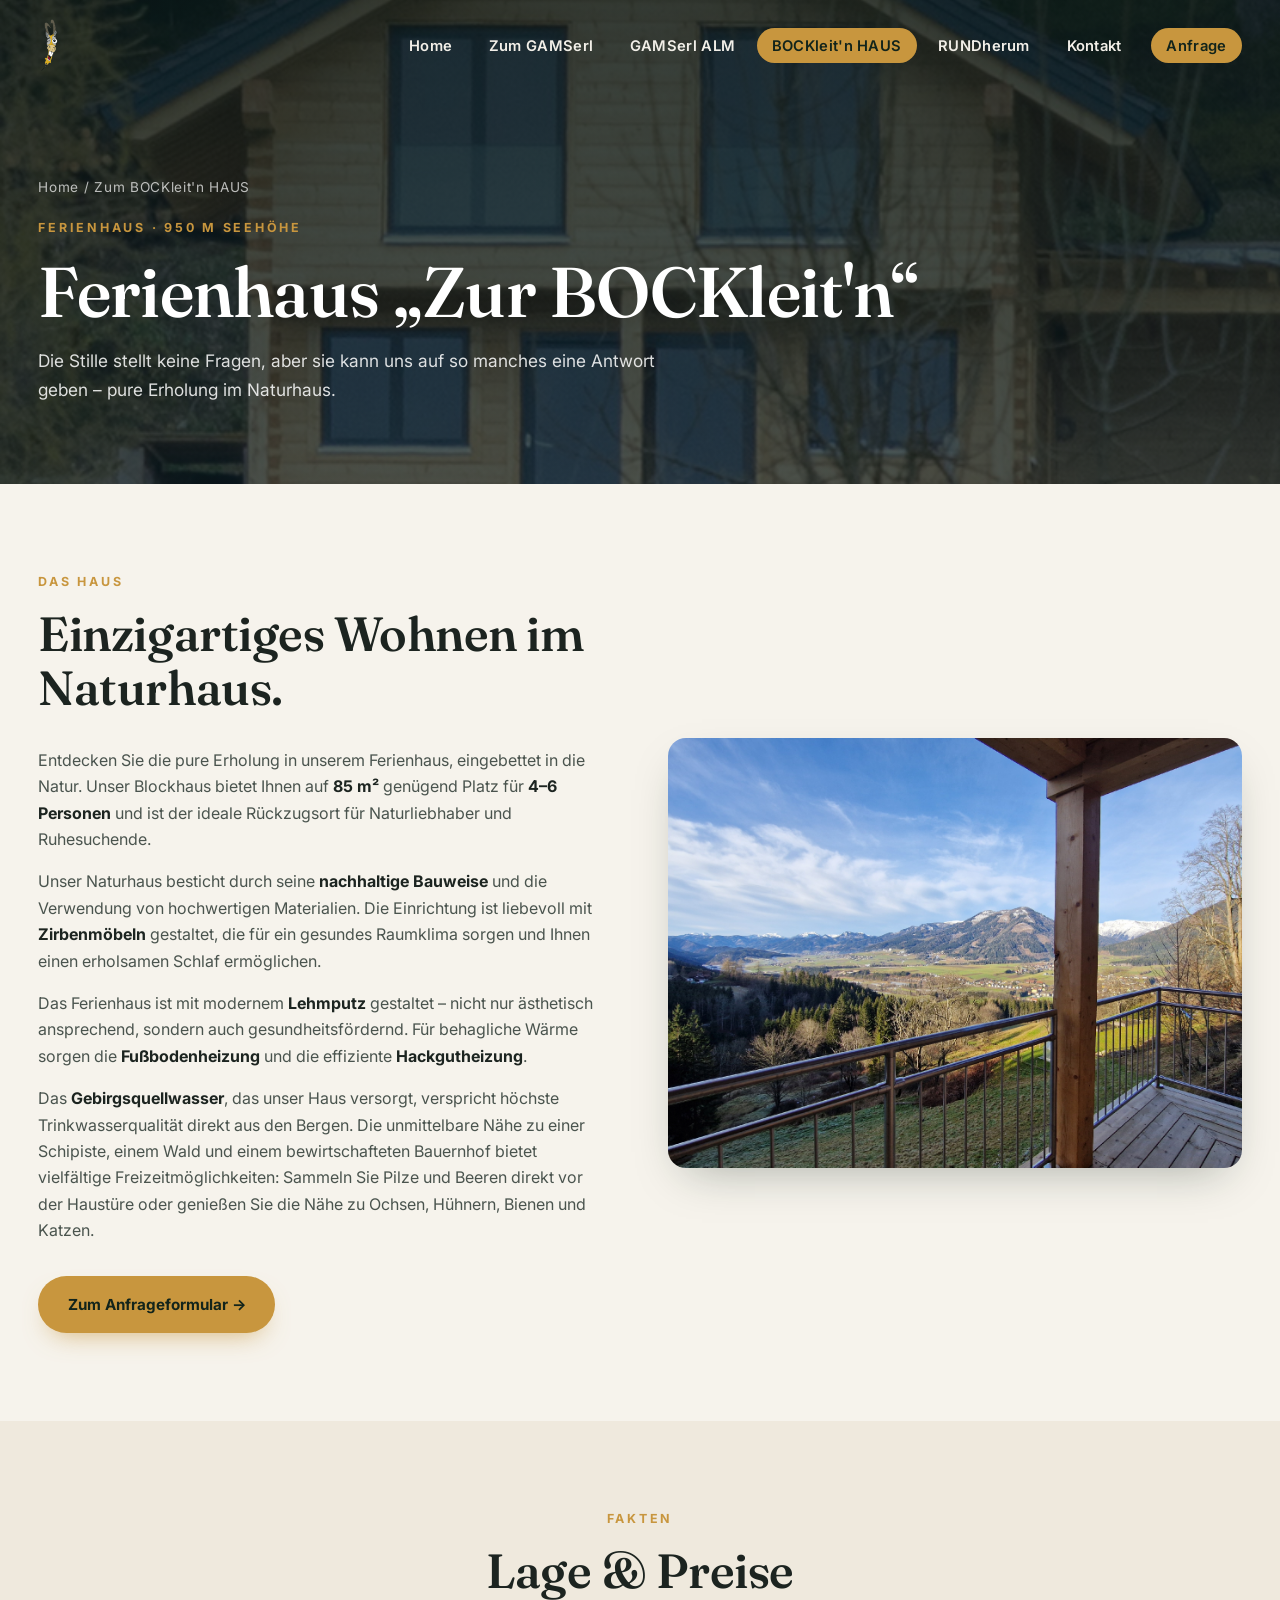
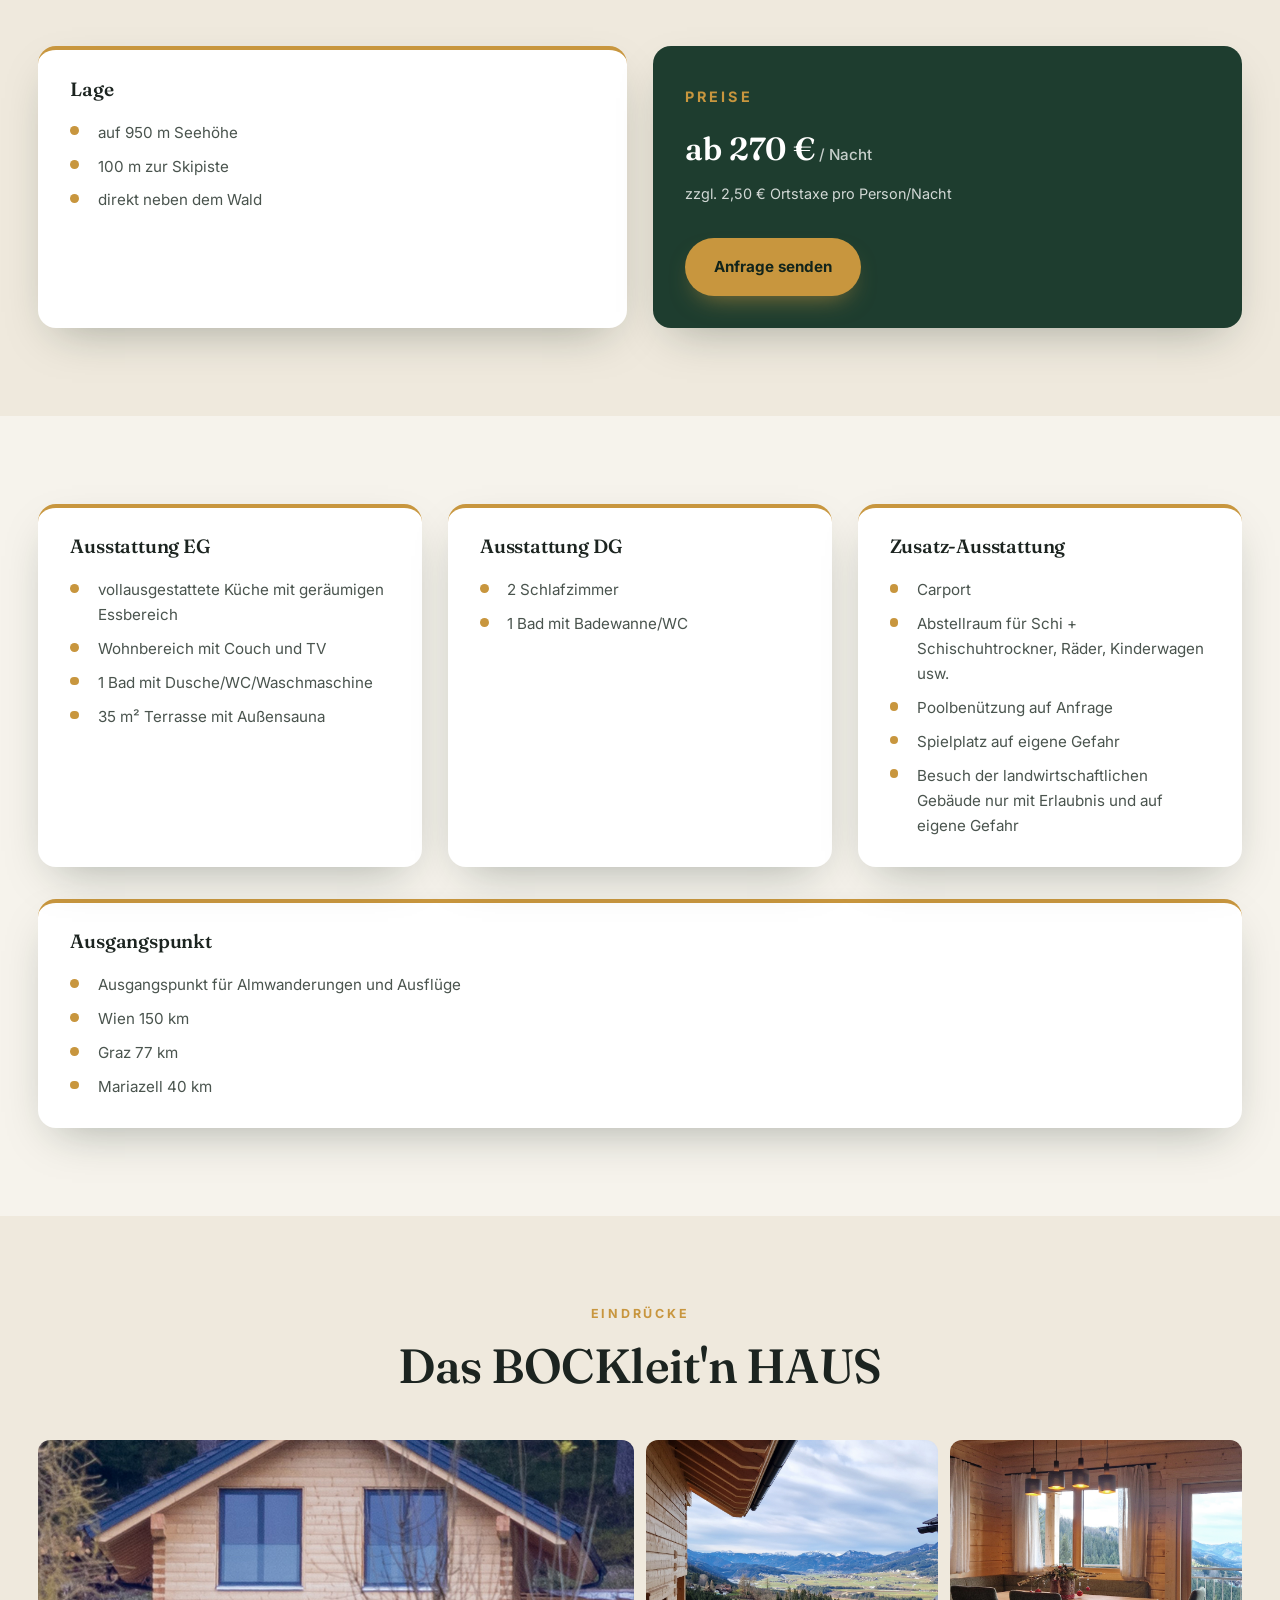
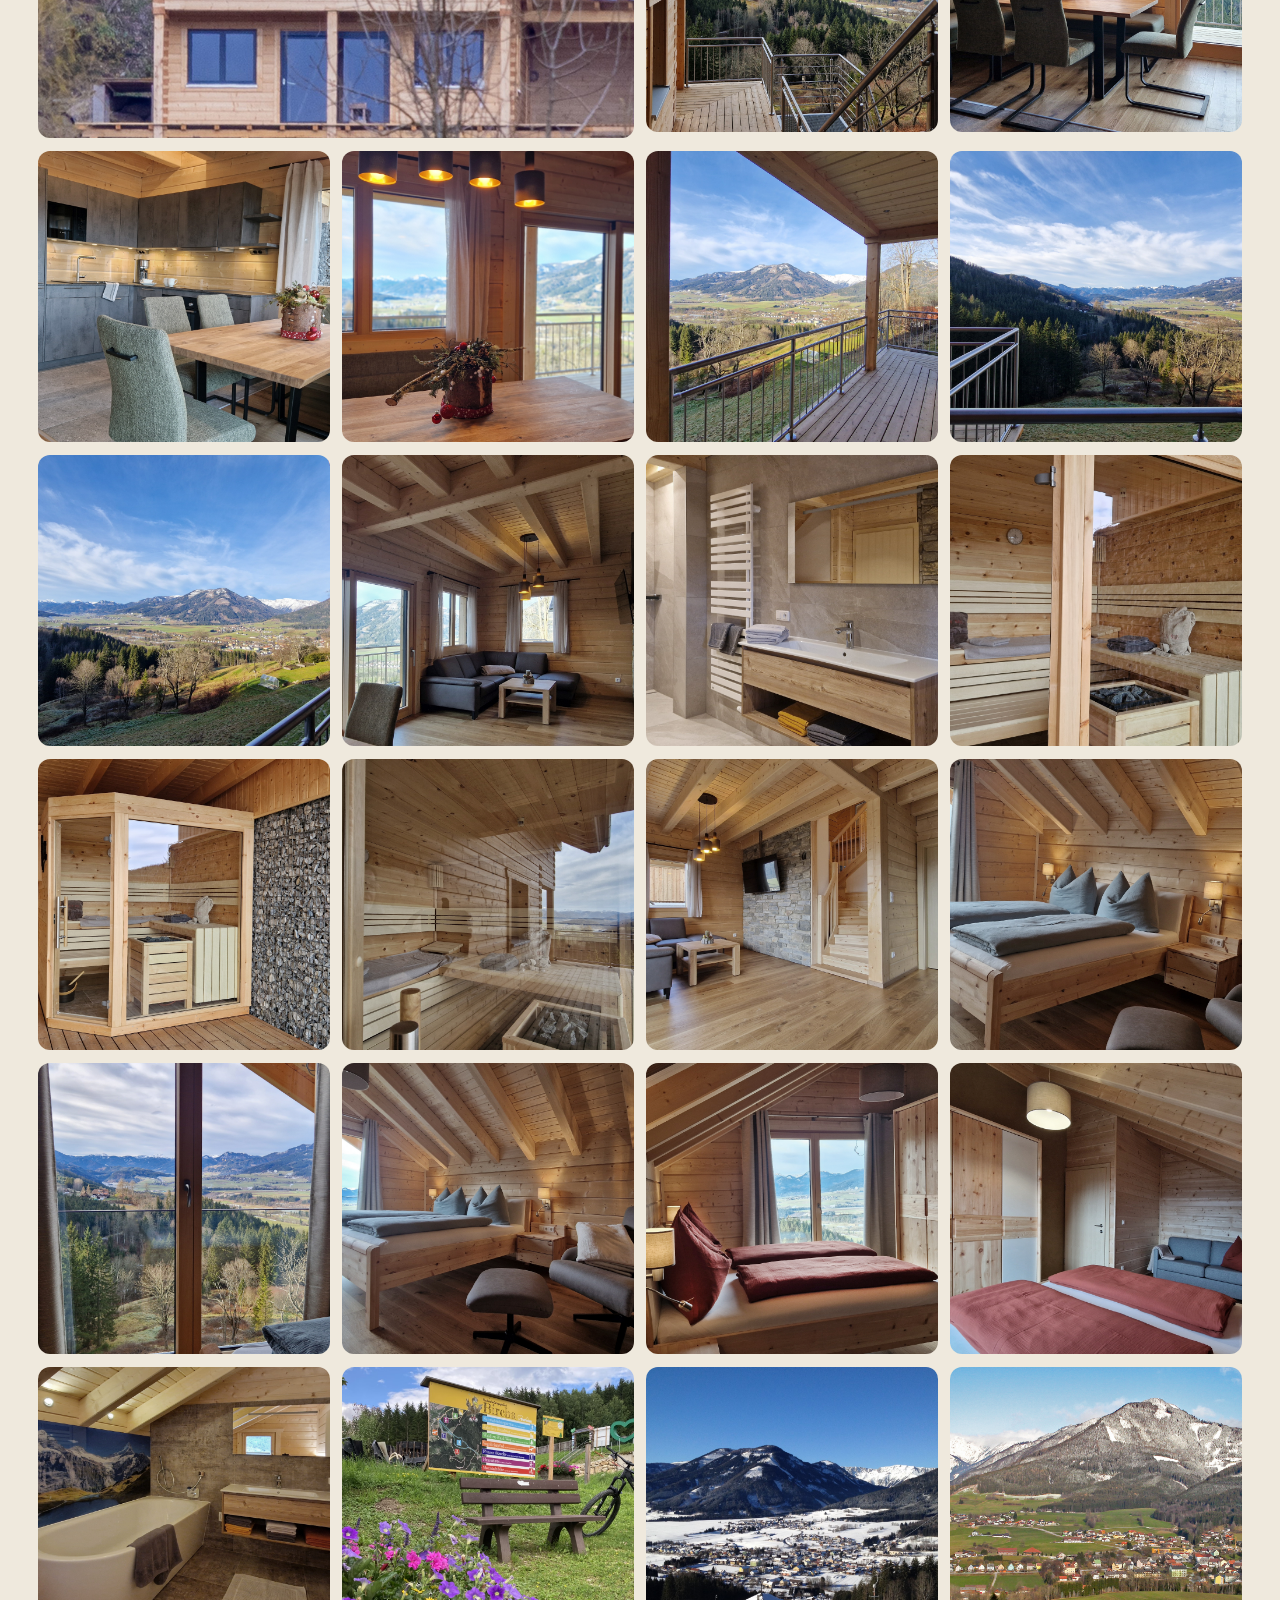
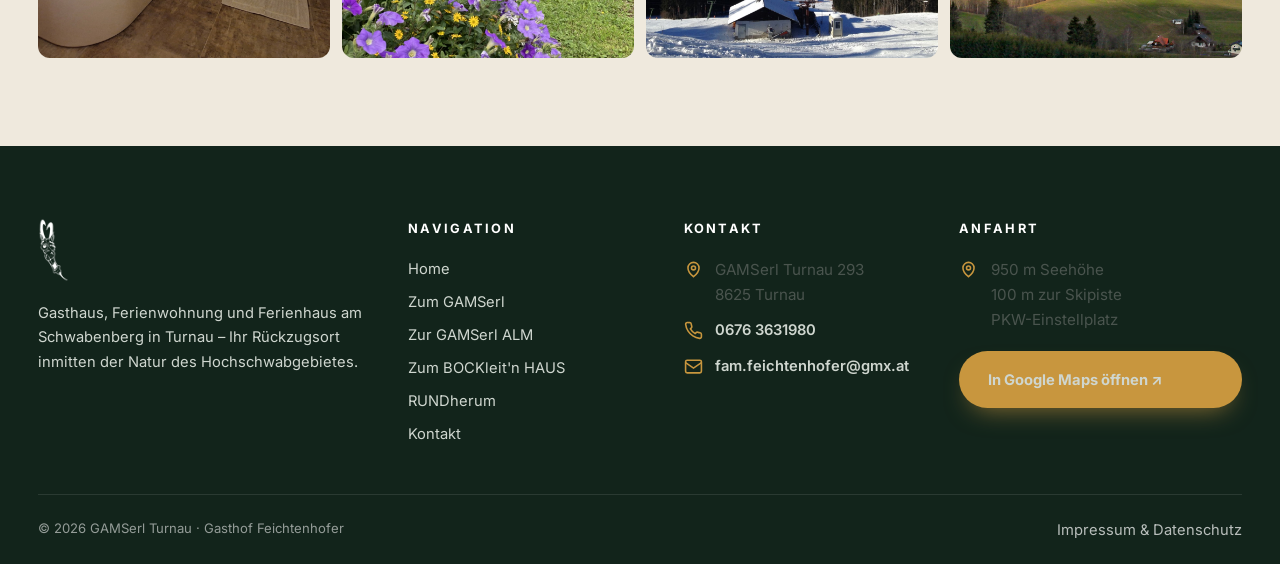
<file: zum-bockleitn-haus/index.html>
<!DOCTYPE html>
<html lang="de">
<head>
<meta charset="UTF-8">
<meta name="viewport" content="width=device-width, initial-scale=1.0">
<title>Ferienhaus BOCKleit'n – Turnau | GAMSerl</title>
<meta name="description" content="Nachhaltiges Ferienblockhaus auf 85 m² für 4–6 Personen in Turnau: Zirbenmöbel, Fußbodenheizung, Terrassa mit Außensauna, 100 m zur Skipiste.">
<link rel="icon" href="/images/favicon-96x96.ico">
<link rel="preconnect" href="https://fonts.googleapis.com">
<link rel="preconnect" href="https://fonts.gstatic.com" crossorigin>
<link href="https://fonts.googleapis.com/css2?family=Fraunces:opsz,wght@9..144,400;9..144,560;9..144,650&family=Inter:wght@400;500;600;700&display=swap" rel="stylesheet">
<link rel="stylesheet" href="/assets/css/style.css">
</head>
<body>

<header class="site-header">
  <div class="wrap">
    <a class="brand" href="/"><img class="dark-logo" src="/images/gams_logo.png" alt="GAMSerl Logo"><img class="light-logo" src="/images/gams_weiss.png" alt="GAMSerl Logo"></a>
    <button class="burger" aria-label="Menü öffnen">☰</button>
    <nav class="nav"><ul>
      <li><a href="/">Home</a></li>
      <li><a href="/zum-gamserl">Zum GAMSerl</a></li>
      <li><a href="/zur-gamserl-alm">GAMSerl ALM</a></li>
      <li><a href="/zum-bockleitn-haus" class="active">BOCKleit'n HAUS</a></li>
      <li><a href="/rundherum">RUNDherum</a></li>
      <li><a href="/kontakt">Kontakt</a></li>
      <li><a class="nav-cta" href="/anfrage">Anfrage</a></li>
    </ul></nav>
  </div>
</header>

<section class="page-hero">
  <img class="bg" src="/images/2024/10/15/bockleitn.jpg" alt="Ferienhaus BOCKleit'n">
  <div class="wrap">
    <p class="crumbs"><a href="/">Home</a> / Zum BOCKleit'n HAUS</p>
    <p class="eyebrow" style="color:var(--accent)">Ferienhaus · 950 m Seehöhe</p>
    <h1>Ferienhaus „Zur BOCKleit'n“</h1>
    <p class="lead">Die Stille stellt keine Fragen, aber sie kann uns auf so manches eine Antwort geben – pure Erholung im Naturhaus.</p>
  </div>
</section>

<section class="section">
  <div class="wrap">
    <div class="split">
      <div class="reveal">
        <p class="eyebrow">Das Haus</p>
        <h2>Einzigartiges Wohnen im Naturhaus.</h2>
        <div class="prose mt-2">
          <p>Entdecken Sie die pure Erholung in unserem Ferienhaus, eingebettet in die Natur. Unser Blockhaus bietet Ihnen auf <strong>85 m²</strong> genügend Platz für <strong>4–6 Personen</strong> und ist der ideale Rückzugsort für Naturliebhaber und Ruhesuchende.</p>
          <p>Unser Naturhaus besticht durch seine <strong>nachhaltige Bauweise</strong> und die Verwendung von hochwertigen Materialien. Die Einrichtung ist liebevoll mit <strong>Zirbenmöbeln</strong> gestaltet, die für ein gesundes Raumklima sorgen und Ihnen einen erholsamen Schlaf ermöglichen.</p>
          <p>Das Ferienhaus ist mit modernem <strong>Lehmputz</strong> gestaltet – nicht nur ästhetisch ansprechend, sondern auch gesundheitsfördernd. Für behagliche Wärme sorgen die <strong>Fußbodenheizung</strong> und die effiziente <strong>Hackgutheizung</strong>.</p>
          <p>Das <strong>Gebirgsquellwasser</strong>, das unser Haus versorgt, verspricht höchste Trinkwasserqualität direkt aus den Bergen. Die unmittelbare Nähe zu einer Schipiste, einem Wald und einem bewirtschafteten Bauernhof bietet vielfältige Freizeitmöglichkeiten: Sammeln Sie Pilze und Beeren direkt vor der Haustüre oder genießen Sie die Nähe zu Ochsen, Hühnern, Bienen und Katzen.</p>
        </div>
        <div class="mt-2"><a class="btn btn-primary" href="/anfrage">Zum Anfrageformular →</a></div>
      </div>
      <div class="split-img reveal"><img src="/images/2024/12/19/bockleitnhaus5.jpg" alt="Ferienhaus BOCKleit'n Außenansicht"></div>
    </div>
  </div>
</section>

<section class="section alt">
  <div class="wrap">
    <div class="center reveal">
      <p class="eyebrow">Fakten</p>
      <h2>Lage &amp; Preise</h2>
    </div>
    <div class="grid grid-2 mt-3">
      <div class="info-card reveal">
        <h3>Lage</h3>
        <ul class="checklist">
          <li>auf 950 m Seehöhe</li>
          <li>100 m zur Skipiste</li>
          <li>direkt neben dem Wald</li>
        </ul>
      </div>
      <div class="price-box reveal">
        <p class="eyebrow" style="color:var(--accent)">Preise</p>
        <div class="price">ab 270 €<small style="font-family:var(--font-body);font-size:.95rem;color:rgba(255,255,255,.75)"> / Nacht</small></div>
        <p>zzgl. 2,50 € Ortstaxe pro Person/Nacht</p>
        <div class="mt-2"><a class="btn btn-primary" href="/anfrage">Anfrage senden</a></div>
      </div>
    </div>
  </div>
</section>

<section class="section">
  <div class="wrap">
    <div class="grid grid-3">
      <div class="info-card reveal">
        <h3>Ausstattung EG</h3>
        <ul class="checklist">
          <li>vollausgestattete Küche mit geräumigen Essbereich</li>
          <li>Wohnbereich mit Couch und TV</li>
          <li>1 Bad mit Dusche/WC/Waschmaschine</li>
          <li>35 m² Terrasse mit Außensauna</li>
        </ul>
      </div>
      <div class="info-card reveal">
        <h3>Ausstattung DG</h3>
        <ul class="checklist">
          <li>2 Schlafzimmer</li>
          <li>1 Bad mit Badewanne/WC</li>
        </ul>
      </div>
      <div class="info-card reveal">
        <h3>Zusatz-Ausstattung</h3>
        <ul class="checklist">
          <li>Carport</li>
          <li>Abstellraum für Schi + Schischuhtrockner, Räder, Kinderwagen usw.</li>
          <li>Poolbenützung auf Anfrage</li>
          <li>Spielplatz auf eigene Gefahr</li>
          <li>Besuch der landwirtschaftlichen Gebäude nur mit Erlaubnis und auf eigene Gefahr</li>
        </ul>
      </div>
    </div>
    <div class="info-card reveal mt-2">
      <h3>Ausgangspunkt</h3>
      <ul class="checklist">
        <li>Ausgangspunkt für Almwanderungen und Ausflüge</li>
        <li>Wien 150 km</li>
        <li>Graz 77 km</li>
        <li>Mariazell 40 km</li>
      </ul>
    </div>
  </div>
</section>

<section class="section alt">
  <div class="wrap">
    <div class="center reveal">
      <p class="eyebrow">Eindrücke</p>
      <h2>Das BOCKleit'n HAUS</h2>
    </div>
    <div class="gallery mt-3">
      <figure class="wide"><img src="/images/2024/10/15/bockleitn.jpg" alt="BOCKleit'n Haus"></figure>
      <figure><img src="/images/2024/12/19/bockleitnhaus40.jpg" alt="Haus 1"></figure>
      <figure><img src="/images/2024/12/19/bockleitnhaus1.jpg" alt="Haus 2"></figure>
      <figure><img src="/images/2024/12/19/bockleitnhaus2.jpg" alt="Haus 3"></figure>
      <figure><img src="/images/2024/12/19/bockleitnhaus3.jpg" alt="Haus 4"></figure>
      <figure><img src="/images/2024/12/19/bockleitnhaus4.jpg" alt="Haus 5"></figure>
      <figure><img src="/images/2024/12/19/bockleitnhaus7.jpg" alt="Haus 6"></figure>
      <figure><img src="/images/2024/12/19/bockleitnhaus8.jpg" alt="Haus 7"></figure>
      <figure><img src="/images/2024/12/19/bockleitnhaus9.jpg" alt="Haus 8"></figure>
      <figure><img src="/images/2024/12/19/bockleitnhaus13.jpg" alt="Haus 9"></figure>
      <figure><img src="/images/2024/12/19/bockleitnhaus17.jpg" alt="Haus 10"></figure>
      <figure><img src="/images/2024/12/19/bockleitnhaus18.jpg" alt="Haus 11"></figure>
      <figure><img src="/images/2024/12/19/bockleitnhaus19.jpg" alt="Haus 12"></figure>
      <figure><img src="/images/2024/12/19/bockleitnhaus21.jpg" alt="Haus 13"></figure>
      <figure><img src="/images/2024/12/19/bockleitnhaus24.jpg" alt="Haus 14"></figure>
      <figure><img src="/images/2024/12/19/bockleitnhaus28-2.jpg" alt="Haus 15"></figure>
      <figure><img src="/images/2024/12/19/bockleitnhaus30.jpg" alt="Haus 16"></figure>
      <figure><img src="/images/2024/12/19/bockleitnhaus32.jpg" alt="Haus 17"></figure>
      <figure><img src="/images/2024/12/19/bockleitnhaus35.jpg" alt="Haus 18"></figure>
      <figure><img src="/images/2024/12/19/bockleitnhaus37.jpg" alt="Haus 19"></figure>
      <figure><img src="/images/fewo/gamserlalm_fewo11.jpeg" alt="Umgebung"></figure>
      <figure><img src="/images/fewo/gamserlalm_fewo13.jpg" alt="Umgebung"></figure>
      <figure><img src="/images/fewo/gamserlalm_fewo16.jpg" alt="Umgebung"></figure>
    </div>
  </div>
</section>

<footer class="site-footer">
  <div class="wrap">
    <div class="footer-grid">
      <div>
        <a href="/"><img src="/images/gams_weiss_kl.png" alt="GAMSerl" style="height:64px;margin-bottom:1.2rem"></a>
        <p>Gasthaus, Ferienwohnung und Ferienhaus am Schwabenberg in Turnau – Ihr Rückzugsort inmitten der Natur des Hochschwabgebietes.</p>
      </div>
      <div><h4>Navigation</h4><div class="footer-links">
        <a href="/">Home</a><a href="/zum-gamserl">Zum GAMSerl</a><a href="/zur-gamserl-alm">Zur GAMSerl ALM</a><a href="/zum-bockleitn-haus">Zum BOCKleit'n HAUS</a><a href="/rundherum">RUNDherum</a><a href="/kontakt">Kontakt</a>
      </div></div>
      <div><h4>Kontakt</h4><div class="footer-contact">
        <div class="contact-line"><svg viewBox="0 0 24 24" fill="none" stroke="currentColor" stroke-width="2"><path d="M12 21s-7-5.5-7-11a7 7 0 1 1 14 0c0 5.5-7 11-7 11z"/><circle cx="12" cy="10" r="2.5"/></svg><span>GAMSerl Turnau 293<br>8625 Turnau</span></div>
        <div class="contact-line"><svg viewBox="0 0 24 24" fill="none" stroke="currentColor" stroke-width="2"><path d="M22 16.9v3a2 2 0 0 1-2.2 2 19.8 19.8 0 0 1-8.6-3.1 19.5 19.5 0 0 1-6-6A19.8 19.8 0 0 1 2.1 4.2 2 2 0 0 1 4.1 2h3a2 2 0 0 1 2 1.7c.1 1 .4 2 .7 2.9a2 2 0 0 1-.5 2.1L8.1 9.9a16 16 0 0 0 6 6l1.2-1.2a2 2 0 0 1 2.1-.5c.9.3 1.9.6 2.9.7a2 2 0 0 1 1.7 2z"/></svg><a href="tel:+436763631980">0676 3631980</a></div>
        <div class="contact-line"><svg viewBox="0 0 24 24" fill="none" stroke="currentColor" stroke-width="2"><rect x="2" y="4" width="20" height="16" rx="2"/><path d="m2 7 10 7L22 7"/></svg><a href="mailto:fam.feichtenhofer@gmx.at">fam.feichtenhofer@gmx.at</a></div>
      </div></div>
      <div><h4>Anfahrt</h4><div class="footer-contact">
        <div class="contact-line"><svg viewBox="0 0 24 24" fill="none" stroke="currentColor" stroke-width="2"><path d="M12 21s-7-5.5-7-11a7 7 0 1 1 14 0c0 5.5-7 11-7 11z"/><circle cx="12" cy="10" r="2.5"/></svg><span>950 m Seehöhe<br>100 m zur Skipiste<br>PKW-Einstellplatz</span></div>
        <a class="btn btn-primary" style="margin-top:.5rem" href="https://maps.app.goo.gl/uM2ikceRMee2AkzZ9" target="_blank" rel="noopener">In Google Maps öffnen ↗</a>
      </div></div>
    </div>
    <div class="footer-bottom"><span>© 2026 GAMSerl Turnau · Gasthof Feichtenhofer</span><span><a href="/kontakt">Impressum &amp; Datenschutz</a></span></div>
  </div>
</footer>

<script src="/assets/js/main.js"></script>
</body>
</html>
</file>
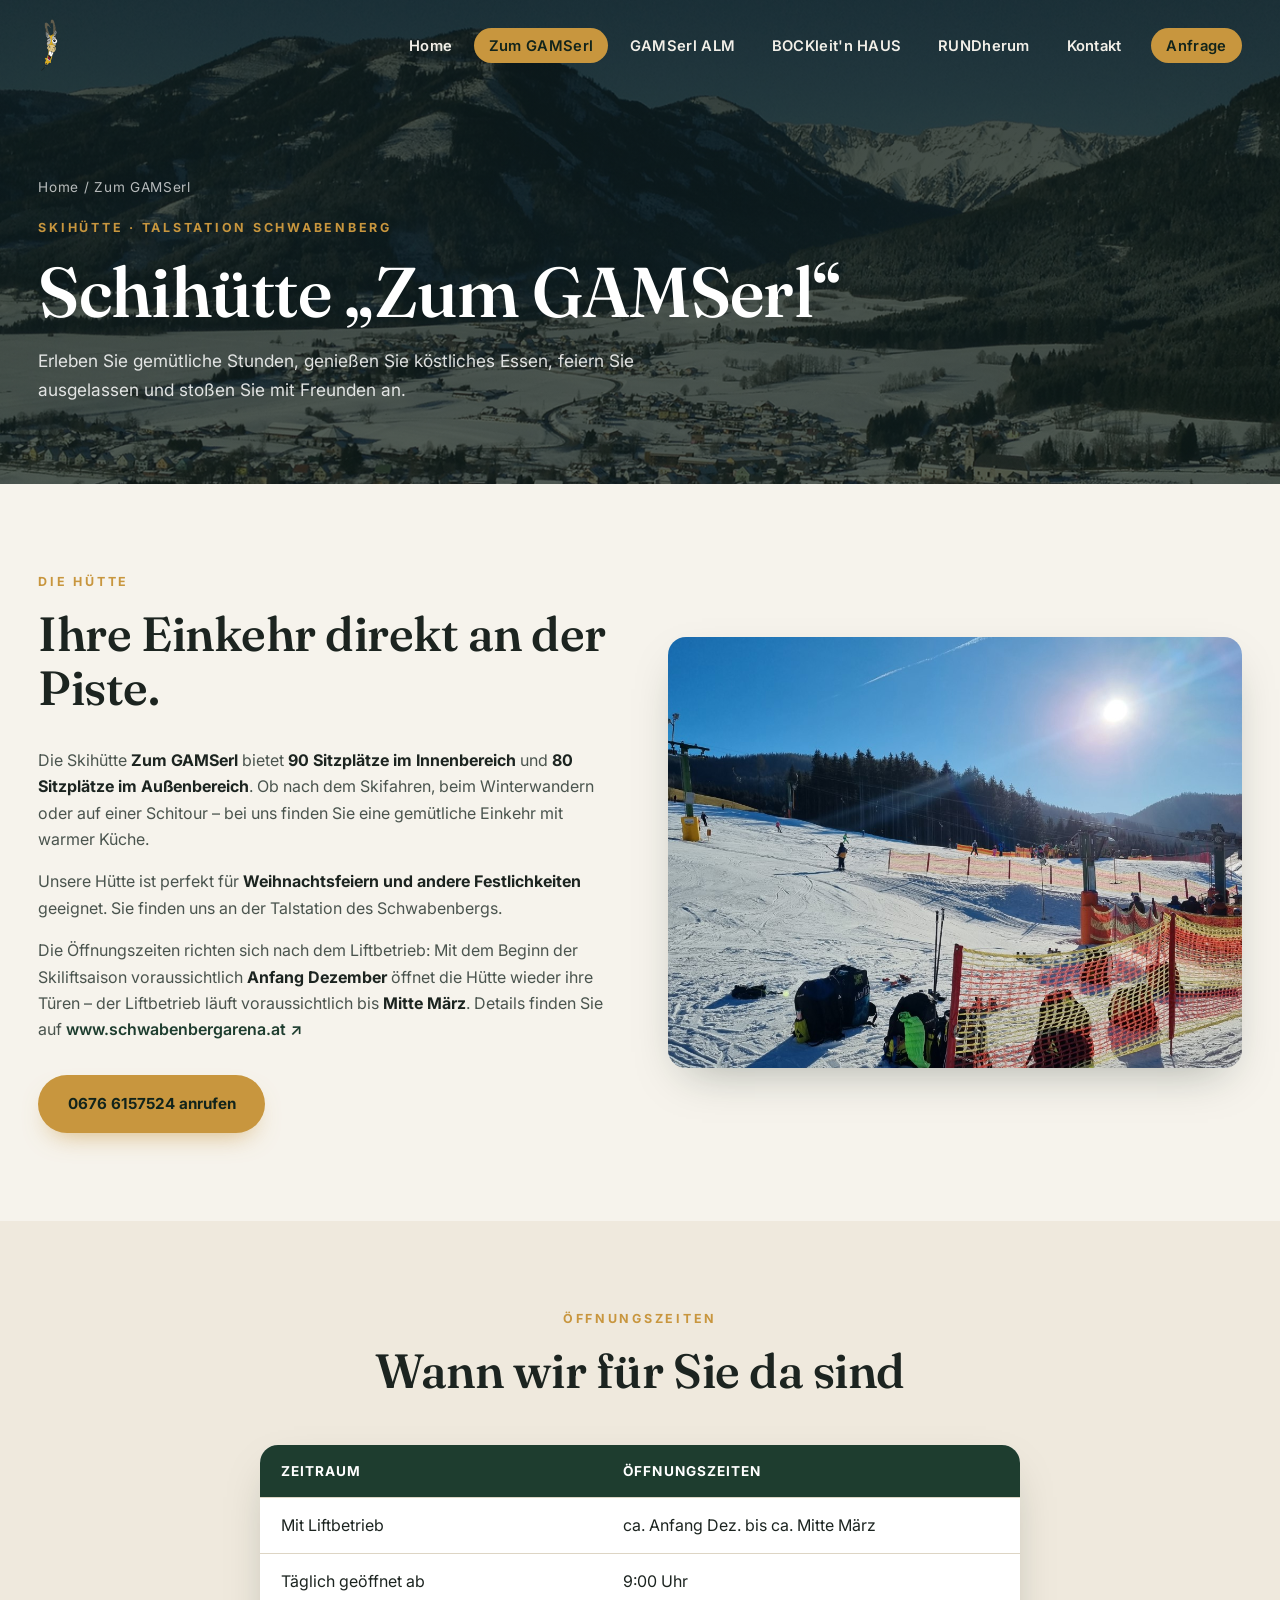
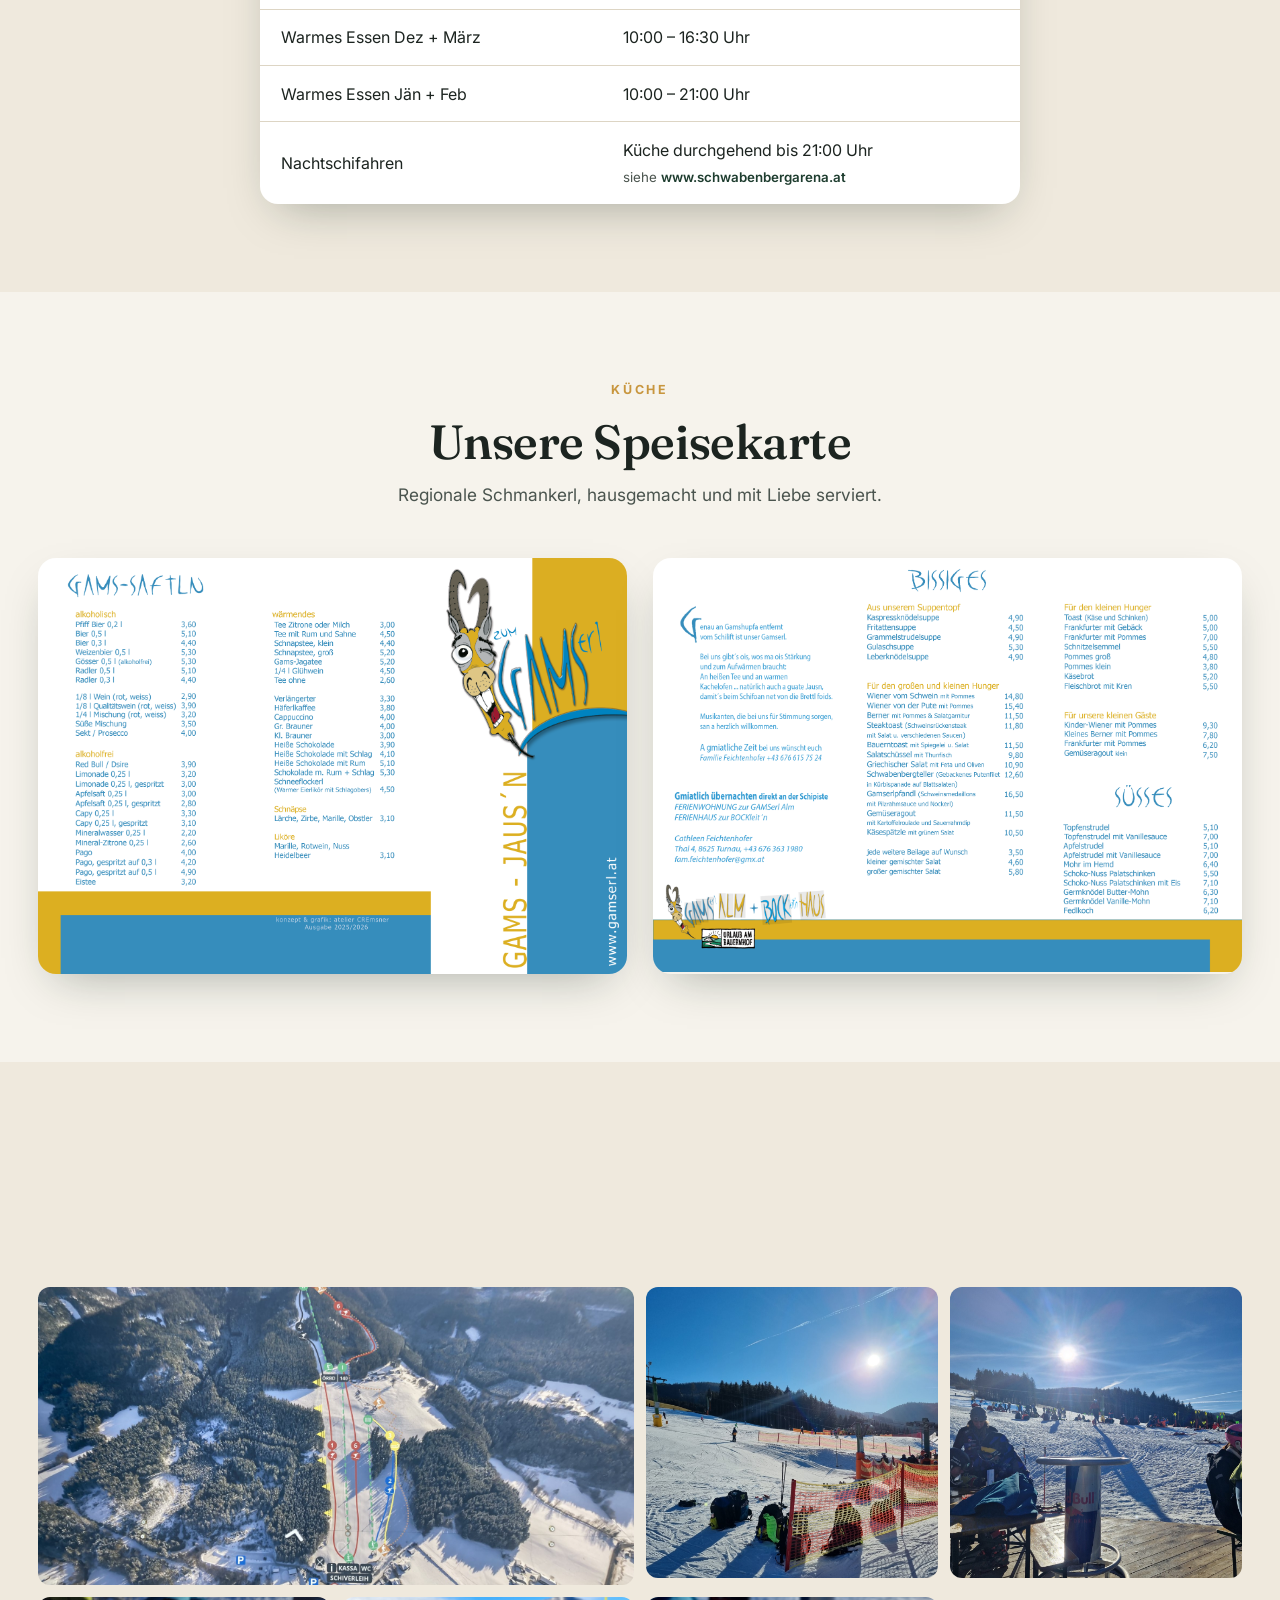
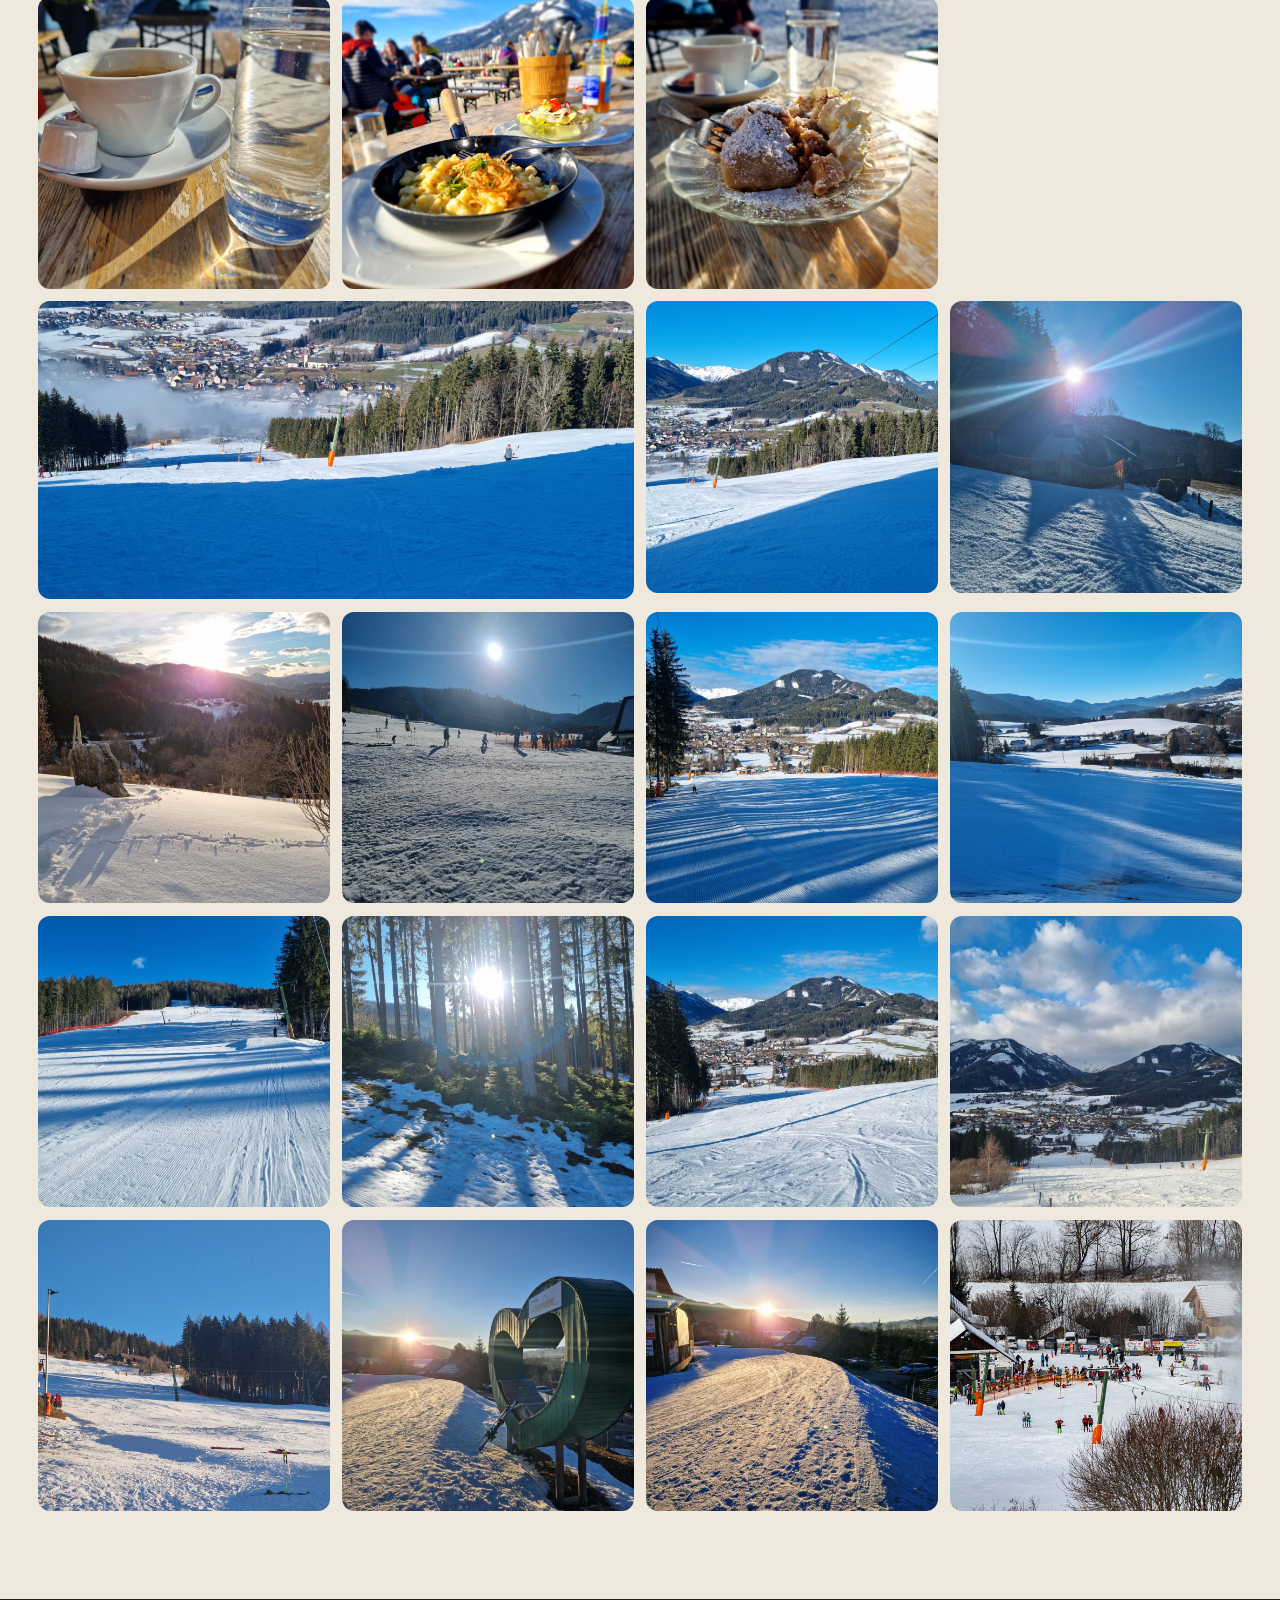
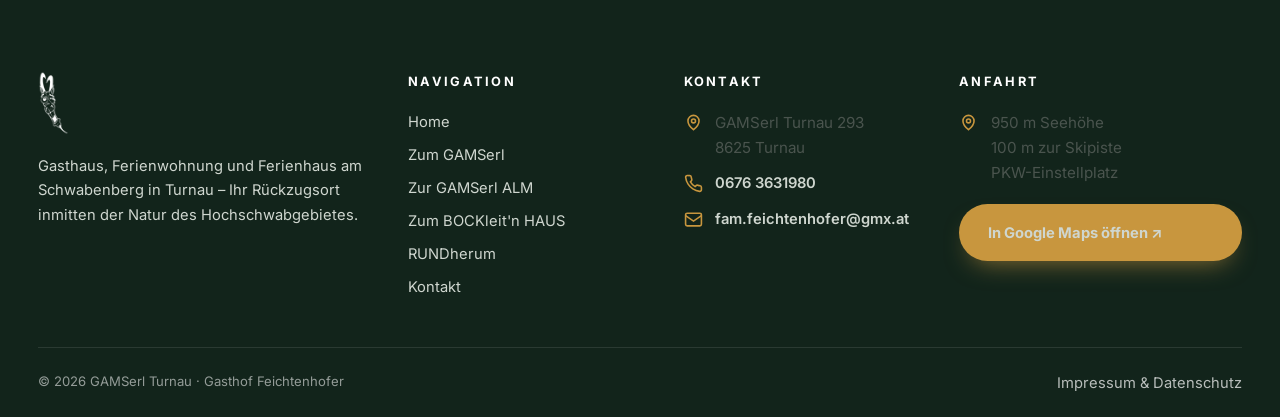
<file: zum-gamserl/index.html>
<!DOCTYPE html>
<html lang="de">
<head>
<meta charset="UTF-8">
<meta name="viewport" content="width=device-width, initial-scale=1.0">
<title>Zum GAMSerl – Skihütte in Turnau | GAMSerl</title>
<meta name="description" content="Gemütliche Skihütte an der Talstation des Schwabenbergs in Turnau: 90 Sitzplätze drinnen, 80 draußen, warme Küche und Feierlichkeiten.">
<link rel="icon" href="/images/favicon-96x96.ico">
<link rel="preconnect" href="https://fonts.googleapis.com">
<link rel="preconnect" href="https://fonts.gstatic.com" crossorigin>
<link href="https://fonts.googleapis.com/css2?family=Fraunces:opsz,wght@9..144,400;9..144,560;9..144,650&family=Inter:wght@400;500;600;700&display=swap" rel="stylesheet">
<link rel="stylesheet" href="/assets/css/style.css">
</head>
<body>

<header class="site-header">
  <div class="wrap">
    <a class="brand" href="/"><img class="dark-logo" src="/images/gams_logo.png" alt="GAMSerl Logo"><img class="light-logo" src="/images/gams_weiss.png" alt="GAMSerl Logo"></a>
    <button class="burger" aria-label="Menü öffnen">☰</button>
    <nav class="nav"><ul>
      <li><a href="/">Home</a></li>
      <li><a href="/zum-gamserl" class="active">Zum GAMSerl</a></li>
      <li><a href="/zur-gamserl-alm">GAMSerl ALM</a></li>
      <li><a href="/zum-bockleitn-haus">BOCKleit'n HAUS</a></li>
      <li><a href="/rundherum">RUNDherum</a></li>
      <li><a href="/kontakt">Kontakt</a></li>
      <li><a class="nav-cta" href="/anfrage">Anfrage</a></li>
    </ul></nav>
  </div>
</header>

<section class="page-hero">
  <img class="bg" src="/images/2024/10/16/winterturnau.jpg" alt="">
  <div class="wrap">
    <p class="crumbs"><a href="/">Home</a> / Zum GAMSerl</p>
    <p class="eyebrow" style="color:var(--accent)">Skihütte · Talstation Schwabenberg</p>
    <h1>Schihütte „Zum GAMSerl“</h1>
    <p class="lead">Erleben Sie gemütliche Stunden, genießen Sie köstliches Essen, feiern Sie ausgelassen und stoßen Sie mit Freunden an.</p>
  </div>
</section>

<section class="section">
  <div class="wrap">
    <div class="split">
      <div class="reveal">
        <p class="eyebrow">Die Hütte</p>
        <h2>Ihre Einkehr direkt an der Piste.</h2>
        <div class="prose mt-2">
          <p>Die Skihütte <strong>Zum GAMSerl</strong> bietet <strong>90 Sitzplätze im Innenbereich</strong> und <strong>80 Sitzplätze im Außenbereich</strong>. Ob nach dem Skifahren, beim Winterwandern oder auf einer Schitour – bei uns finden Sie eine gemütliche Einkehr mit warmer Küche.</p>
          <p>Unsere Hütte ist perfekt für <strong>Weihnachtsfeiern und andere Festlichkeiten</strong> geeignet. Sie finden uns an der Talstation des Schwabenbergs.</p>
          <p>Die Öffnungszeiten richten sich nach dem Liftbetrieb: Mit dem Beginn der Skiliftsaison voraussichtlich <strong>Anfang Dezember</strong> öffnet die Hütte wieder ihre Türen – der Liftbetrieb läuft voraussichtlich bis <strong>Mitte März</strong>. Details finden Sie auf <a href="https://www.schwabenbergarena.at" target="_blank" rel="noopener" style="color:var(--pine);font-weight:600">www.schwabenbergarena.at ↗</a></p>
        </div>
        <div class="mt-2"><a class="btn btn-primary" href="tel:+436766157524">0676 6157524 anrufen</a></div>
      </div>
      <div class="split-img reveal"><img src="/images/gamserl/gamserl01.jpg" alt="Inneneinrichtung der Skihütte"></div>
    </div>
  </div>
</section>

<section class="section alt">
  <div class="wrap">
    <div class="center reveal">
      <p class="eyebrow">Öffnungszeiten</p>
      <h2>Wann wir für Sie da sind</h2>
    </div>
    <div class="mt-3" style="max-width:760px;margin-left:auto;margin-right:auto">
      <table class="hours-table reveal">
        <tr><th>Zeitraum</th><th>Öffnungszeiten</th></tr>
        <tr><td>Mit Liftbetrieb</td><td>ca. Anfang Dez. bis ca. Mitte März</td></tr>
        <tr><td>Täglich geöffnet ab</td><td>9:00 Uhr</td></tr>
        <tr><td>Warmes Essen Dez + März</td><td>10:00 – 16:30 Uhr</td></tr>
        <tr><td>Warmes Essen Jän + Feb</td><td>10:00 – 21:00 Uhr</td></tr>
        <tr><td>Nachtschifahren</td><td>Küche durchgehend bis 21:00 Uhr<br><small style="color:var(--ink-soft)">siehe <a href="https://www.schwabenbergarena.at" target="_blank" rel="noopener" style="color:var(--pine);font-weight:600">www.schwabenbergarena.at</a></small></td></tr>
      </table>
    </div>
  </div>
</section>

<section class="section">
  <div class="wrap">
    <div class="center reveal">
      <p class="eyebrow">Küche</p>
      <h2>Unsere Speisekarte</h2>
      <p class="lead" style="margin:0.8rem auto 0">Regionale Schmankerl, hausgemacht und mit Liebe serviert.</p>
    </div>
    <div class="grid grid-2 mt-3">
      <figure class="reveal" style="border-radius:var(--radius);overflow:hidden;box-shadow:var(--shadow)"><img src="/images/2026/10/06/speisekarte2025_1.png" alt="Speisekarte 2025 – Seite 1" style="width:100%"></figure>
      <figure class="reveal" style="border-radius:var(--radius);overflow:hidden;box-shadow:var(--shadow)"><img src="/images/2026/10/06/speisekarte2025_2.png" alt="Speisekarte 2025 – Seite 2" style="width:100%"></figure>
    </div>
  </div>
</section>

<section class="section alt">
  <div class="wrap">
    <div class="center reveal">
      <p class="eyebrow">Eindrücke</p>
      <h2>Einblicke in die Hütte &amp; die Region</h2>
    </div>
    <div class="gallery mt-3">
      <figure class="wide"><img src="/images/rundherum/turnau_winter17.jpeg" alt="Turnau im Winter"></figure>
      <figure><img src="/images/gamserl/gamserl01.jpg" alt="GAMSerl Hütte 1"></figure>
      <figure><img src="/images/gamserl/gamserl02.jpg" alt="GAMSerl Hütte 2"></figure>
      <figure><img src="/images/gamserl/gamserl03.jpg" alt="GAMSerl Hütte 3"></figure>
      <figure><img src="/images/gamserl/gamserl04.jpg" alt="GAMSerl Hütte 4"></figure>
      <figure><img src="/images/gamserl/gamserl05.jpg" alt="GAMSerl Hütte 5"></figure>
      <figure class="wide"><img src="/images/gamserl/schwabenberg/schwabenberg01.jpg" alt="Schwabenberg"></figure>
      <figure><img src="/images/gamserl/schwabenberg/schwabenberg02.jpg" alt="Schwabenberg"></figure>
      <figure><img src="/images/gamserl/schwabenberg/schwabenberg03.jpg" alt="Schwabenberg"></figure>
      <figure><img src="/images/gamserl/schwabenberg/schwabenberg04.jpg" alt="Schwabenberg"></figure>
      <figure><img src="/images/gamserl/schwabenberg/schwabenberg05.jpg" alt="Schwabenberg"></figure>
      <figure><img src="/images/gamserl/schwabenberg/schwabenberg06.jpg" alt="Schwabenberg"></figure>
      <figure><img src="/images/gamserl/schwabenberg/schwabenberg07.jpg" alt="Schwabenberg"></figure>
      <figure><img src="/images/gamserl/schwabenberg/schwabenberg08.jpg" alt="Schwabenberg"></figure>
      <figure><img src="/images/gamserl/schwabenberg/schwabenberg09.jpg" alt="Schwabenberg"></figure>
      <figure><img src="/images/gamserl/schwabenberg/schwabenberg10.jpg" alt="Schwabenberg"></figure>
      <figure><img src="/images/gamserl/schwabenberg/schwabenberg11.jpg" alt="Schwabenberg"></figure>
      <figure><img src="/images/gamserl/schwabenberg/schwabenberg12.jpg" alt="Schwabenberg"></figure>
      <figure><img src="/images/gamserl/schwabenberg/schwabenberg13.jpg" alt="Schwabenberg"></figure>
      <figure><img src="/images/gamserl/schwabenberg/schwabenberg14.jpg" alt="Schwabenberg"></figure>
      <figure><img src="/images/rundherum/turnau_winter20.jpg" alt="Turnau im Winter"></figure>
    </div>
  </div>
</section>

<footer class="site-footer">
  <div class="wrap">
    <div class="footer-grid">
      <div>
        <a href="/"><img src="/images/gams_weiss_kl.png" alt="GAMSerl" style="height:64px;margin-bottom:1.2rem"></a>
        <p>Gasthaus, Ferienwohnung und Ferienhaus am Schwabenberg in Turnau – Ihr Rückzugsort inmitten der Natur des Hochschwabgebietes.</p>
      </div>
      <div><h4>Navigation</h4><div class="footer-links">
        <a href="/">Home</a><a href="/zum-gamserl">Zum GAMSerl</a><a href="/zur-gamserl-alm">Zur GAMSerl ALM</a><a href="/zum-bockleitn-haus">Zum BOCKleit'n HAUS</a><a href="/rundherum">RUNDherum</a><a href="/kontakt">Kontakt</a>
      </div></div>
      <div><h4>Kontakt</h4><div class="footer-contact">
        <div class="contact-line"><svg viewBox="0 0 24 24" fill="none" stroke="currentColor" stroke-width="2"><path d="M12 21s-7-5.5-7-11a7 7 0 1 1 14 0c0 5.5-7 11-7 11z"/><circle cx="12" cy="10" r="2.5"/></svg><span>GAMSerl Turnau 293<br>8625 Turnau</span></div>
        <div class="contact-line"><svg viewBox="0 0 24 24" fill="none" stroke="currentColor" stroke-width="2"><path d="M22 16.9v3a2 2 0 0 1-2.2 2 19.8 19.8 0 0 1-8.6-3.1 19.5 19.5 0 0 1-6-6A19.8 19.8 0 0 1 2.1 4.2 2 2 0 0 1 4.1 2h3a2 2 0 0 1 2 1.7c.1 1 .4 2 .7 2.9a2 2 0 0 1-.5 2.1L8.1 9.9a16 16 0 0 0 6 6l1.2-1.2a2 2 0 0 1 2.1-.5c.9.3 1.9.6 2.9.7a2 2 0 0 1 1.7 2z"/></svg><a href="tel:+436763631980">0676 3631980</a></div>
        <div class="contact-line"><svg viewBox="0 0 24 24" fill="none" stroke="currentColor" stroke-width="2"><rect x="2" y="4" width="20" height="16" rx="2"/><path d="m2 7 10 7L22 7"/></svg><a href="mailto:fam.feichtenhofer@gmx.at">fam.feichtenhofer@gmx.at</a></div>
      </div></div>
      <div><h4>Anfahrt</h4><div class="footer-contact">
        <div class="contact-line"><svg viewBox="0 0 24 24" fill="none" stroke="currentColor" stroke-width="2"><path d="M12 21s-7-5.5-7-11a7 7 0 1 1 14 0c0 5.5-7 11-7 11z"/><circle cx="12" cy="10" r="2.5"/></svg><span>950 m Seehöhe<br>100 m zur Skipiste<br>PKW-Einstellplatz</span></div>
        <a class="btn btn-primary" style="margin-top:.5rem" href="https://maps.app.goo.gl/uM2ikceRMee2AkzZ9" target="_blank" rel="noopener">In Google Maps öffnen ↗</a>
      </div></div>
    </div>
    <div class="footer-bottom"><span>© 2026 GAMSerl Turnau · Gasthof Feichtenhofer</span><span><a href="/kontakt">Impressum &amp; Datenschutz</a></span></div>
  </div>
</footer>

<script src="/assets/js/main.js"></script>
</body>
</html>
</file>
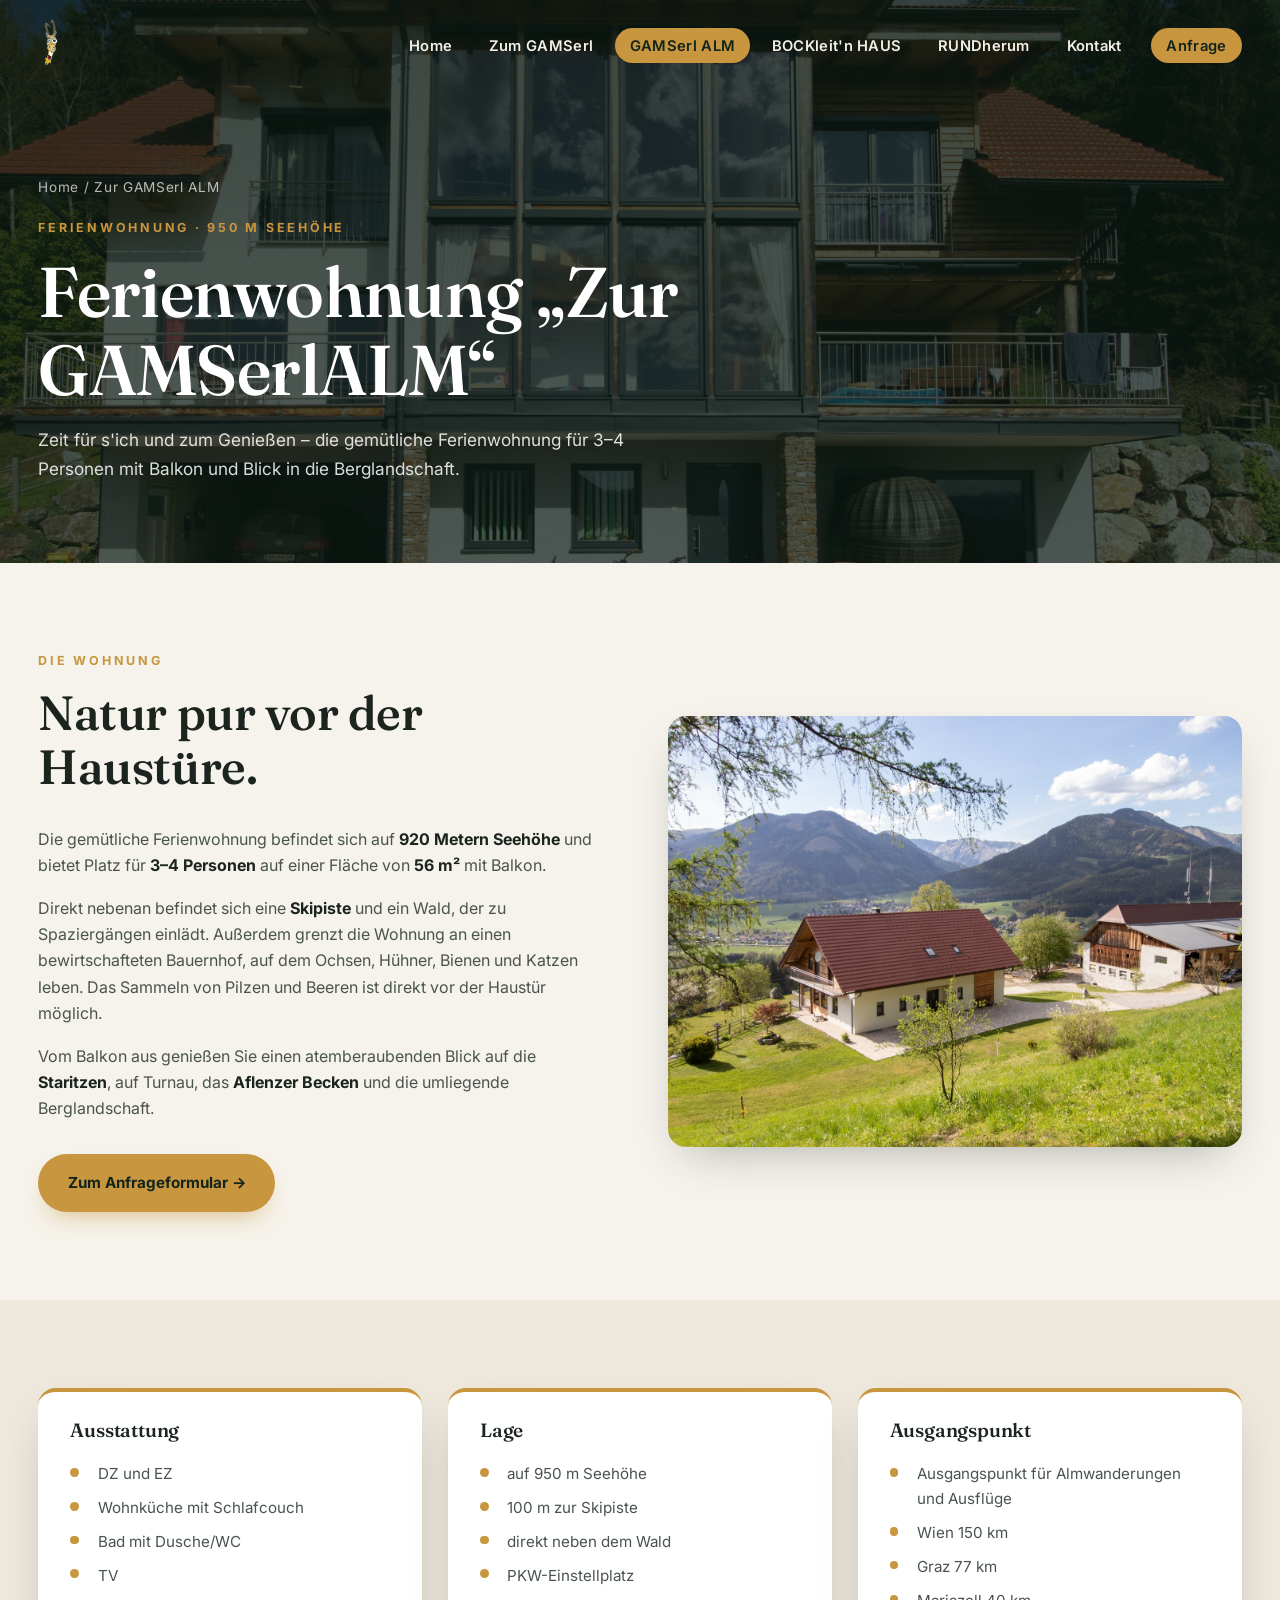
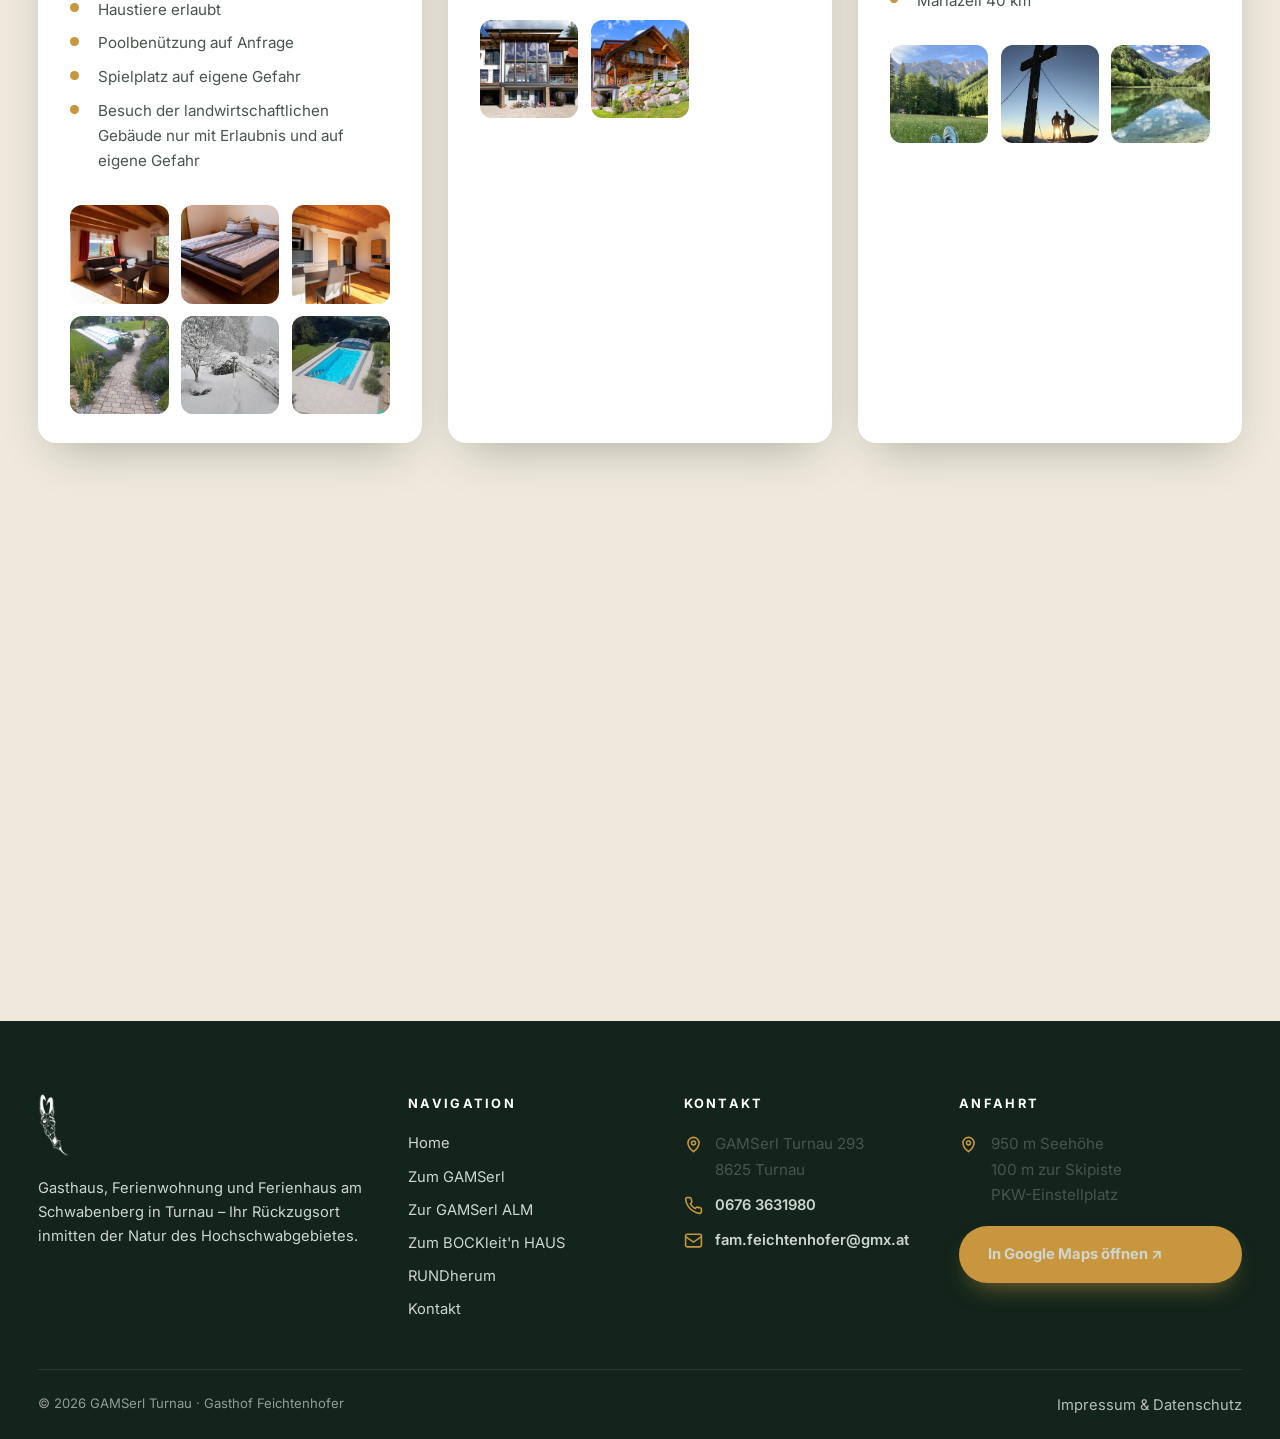
<file: zur-gamserl-alm/index.html>
<!DOCTYPE html>
<html lang="de">
<head>
<meta charset="UTF-8">
<meta name="viewport" content="width=device-width, initial-scale=1.0">
<title>Ferienwohnung Zur GAMSerlALM – Turnau | GAMSerl</title>
<meta name="description" content="Gemütliche Ferienwohnung für 3–4 Personen auf 950 m Seehöhe in Turnau: 56 m² mit Balkon, 100 m zur Skipiste, Haustiere erlaubt.">
<link rel="icon" href="/images/favicon-96x96.ico">
<link rel="preconnect" href="https://fonts.googleapis.com">
<link rel="preconnect" href="https://fonts.gstatic.com" crossorigin>
<link href="https://fonts.googleapis.com/css2?family=Fraunces:opsz,wght@9..144,400;9..144,560;9..144,650&family=Inter:wght@400;500;600;700&display=swap" rel="stylesheet">
<link rel="stylesheet" href="/assets/css/style.css">
</head>
<body>

<header class="site-header">
  <div class="wrap">
    <a class="brand" href="/"><img class="dark-logo" src="/images/gams_logo.png" alt="GAMSerl Logo"><img class="light-logo" src="/images/gams_weiss.png" alt="GAMSerl Logo"></a>
    <button class="burger" aria-label="Menü öffnen">☰</button>
    <nav class="nav"><ul>
      <li><a href="/">Home</a></li>
      <li><a href="/zum-gamserl">Zum GAMSerl</a></li>
      <li><a href="/zur-gamserl-alm" class="active">GAMSerl ALM</a></li>
      <li><a href="/zum-bockleitn-haus">BOCKleit'n HAUS</a></li>
      <li><a href="/rundherum">RUNDherum</a></li>
      <li><a href="/kontakt">Kontakt</a></li>
      <li><a class="nav-cta" href="/anfrage">Anfrage</a></li>
    </ul></nav>
  </div>
</header>

<section class="page-hero">
  <img class="bg" src="/images/fewo/gamserlalm_fewo01.jpg" alt="">
  <div class="wrap">
    <p class="crumbs"><a href="/">Home</a> / Zur GAMSerl ALM</p>
    <p class="eyebrow" style="color:var(--accent)">Ferienwohnung · 950 m Seehöhe</p>
    <h1>Ferienwohnung „Zur GAMSerlALM“</h1>
    <p class="lead">Zeit für s'ich und zum Genießen – die gemütliche Ferienwohnung für 3–4 Personen mit Balkon und Blick in die Berglandschaft.</p>
  </div>
</section>

<section class="section">
  <div class="wrap">
    <div class="split">
      <div class="reveal">
        <p class="eyebrow">Die Wohnung</p>
        <h2>Natur pur vor der Haustüre.</h2>
        <div class="prose mt-2">
          <p>Die gemütliche Ferienwohnung befindet sich auf <strong>920 Metern Seehöhe</strong> und bietet Platz für <strong>3–4 Personen</strong> auf einer Fläche von <strong>56 m²</strong> mit Balkon.</p>
          <p>Direkt nebenan befindet sich eine <strong>Skipiste</strong> und ein Wald, der zu Spaziergängen einlädt. Außerdem grenzt die Wohnung an einen bewirtschafteten Bauernhof, auf dem Ochsen, Hühner, Bienen und Katzen leben. Das Sammeln von Pilzen und Beeren ist direkt vor der Haustür möglich.</p>
          <p>Vom Balkon aus genießen Sie einen atemberaubenden Blick auf die <strong>Staritzen</strong>, auf Turnau, das <strong>Aflenzer Becken</strong> und die umliegende Berglandschaft.</p>
        </div>
        <div class="mt-2"><a class="btn btn-primary" href="/anfrage">Zum Anfrageformular →</a></div>
      </div>
      <div class="split-img reveal"><img src="/images/fewo/gamserlalm_fewo03.jpg" alt="Ferienwohnung Zur GAMSerlALM"></div>
    </div>
  </div>
</section>

<section class="section alt">
  <div class="wrap">
    <div class="grid grid-3">
      <div class="info-card reveal">
        <h3>Ausstattung</h3>
        <ul class="checklist">
          <li>DZ und EZ</li>
          <li>Wohnküche mit Schlafcouch</li>
          <li>Bad mit Dusche/WC</li>
          <li>TV</li>
          <li>Haustiere erlaubt</li>
          <li>Poolbenützung auf Anfrage</li>
          <li>Spielplatz auf eigene Gefahr</li>
          <li>Besuch der landwirtschaftlichen Gebäude nur mit Erlaubnis und auf eigene Gefahr</li>
        </ul>
        <div class="gallery mt-2" style="grid-template-columns:repeat(3,1fr)">
          <figure><img src="/images/fewo/gamserlalm_fewo04.jpg" alt="Wohnung 1"></figure>
          <figure><img src="/images/fewo/gamserlalm_fewo07.jpg" alt="Wohnung 2"></figure>
          <figure><img src="/images/fewo/gamserlalm_fewo05.jpg" alt="Wohnung 3"></figure>
          <figure><img src="/images/2024/10/21/img-20241020-wa0009.jpg" alt="Wohnung 4"></figure>
          <figure><img src="/images/2024/10/21/img-20241020-wa0007.jpg" alt="Wohnung 5"></figure>
          <figure><img src="/images/2024/10/21/img-20241020-wa0008.jpg" alt="Wohnung 6"></figure>
        </div>
      </div>
      <div class="info-card reveal">
        <h3>Lage</h3>
        <ul class="checklist">
          <li>auf 950 m Seehöhe</li>
          <li>100 m zur Skipiste</li>
          <li>direkt neben dem Wald</li>
          <li>PKW-Einstellplatz</li>
        </ul>
        <div class="gallery mt-2" style="grid-template-columns:repeat(3,1fr)">
          <figure><img src="/images/fewo/gamserlalm_fewo01.jpg" alt="Lage 1"></figure>
          <figure><img src="/images/fewo/gamserlalm_fewo02.jpg" alt="Lage 2"></figure>
        </div>
      </div>
      <div class="info-card reveal">
        <h3>Ausgangspunkt</h3>
        <ul class="checklist">
          <li>Ausgangspunkt für Almwanderungen und Ausflüge</li>
          <li>Wien 150 km</li>
          <li>Graz 77 km</li>
          <li>Mariazell 40 km</li>
        </ul>
        <div class="gallery mt-2" style="grid-template-columns:repeat(3,1fr)">
          <figure><img src="/images/fewo/gamserlalm_fewo14.jpeg" alt="Umgebung 1"></figure>
          <figure><img src="/images/fewo/gamserlalm_fewo10.jpeg" alt="Umgebung 2"></figure>
          <figure><img src="/images/fewo/gamserlalm_fewo12.jpeg" alt="Umgebung 3"></figure>
        </div>
      </div>
    </div>

    <div class="grid grid-2 mt-3">
      <div class="price-box reveal">
        <p class="eyebrow" style="color:var(--accent)">Preise</p>
        <div class="price">ab 110 €<small style="font-family:var(--font-body);font-size:.95rem;color:rgba(255,255,255,.75)"> / Nacht</small></div>
        <p>zzgl. 2,50 € Ortstaxe pro Person/Nacht<br>pro Hund 5 € / Nacht</p>
        <div class="mt-2"><a class="btn btn-primary" href="/anfrage">Anfrage senden</a></div>
      </div>
      <div class="info-card reveal">
        <h3>Weitere Eindrücke</h3>
        <div class="gallery" style="grid-template-columns:repeat(3,1fr)">
          <figure><img src="/images/fewo/gamserlalm_fewo11.jpeg" alt="Wohnung"></figure>
          <figure><img src="/images/fewo/gamserlalm_fewo13.jpg" alt="Wohnung"></figure>
          <figure><img src="/images/fewo/gamserlalm_fewo16.jpg" alt="Wohnung"></figure>
          <figure><img src="/images/fewo/gamserlalm_fewo15.jpg" alt="Umgebung"></figure>
        </div>
      </div>
    </div>
  </div>
</section>

<footer class="site-footer">
  <div class="wrap">
    <div class="footer-grid">
      <div>
        <a href="/"><img src="/images/gams_weiss_kl.png" alt="GAMSerl" style="height:64px;margin-bottom:1.2rem"></a>
        <p>Gasthaus, Ferienwohnung und Ferienhaus am Schwabenberg in Turnau – Ihr Rückzugsort inmitten der Natur des Hochschwabgebietes.</p>
      </div>
      <div><h4>Navigation</h4><div class="footer-links">
        <a href="/">Home</a><a href="/zum-gamserl">Zum GAMSerl</a><a href="/zur-gamserl-alm">Zur GAMSerl ALM</a><a href="/zum-bockleitn-haus">Zum BOCKleit'n HAUS</a><a href="/rundherum">RUNDherum</a><a href="/kontakt">Kontakt</a>
      </div></div>
      <div><h4>Kontakt</h4><div class="footer-contact">
        <div class="contact-line"><svg viewBox="0 0 24 24" fill="none" stroke="currentColor" stroke-width="2"><path d="M12 21s-7-5.5-7-11a7 7 0 1 1 14 0c0 5.5-7 11-7 11z"/><circle cx="12" cy="10" r="2.5"/></svg><span>GAMSerl Turnau 293<br>8625 Turnau</span></div>
        <div class="contact-line"><svg viewBox="0 0 24 24" fill="none" stroke="currentColor" stroke-width="2"><path d="M22 16.9v3a2 2 0 0 1-2.2 2 19.8 19.8 0 0 1-8.6-3.1 19.5 19.5 0 0 1-6-6A19.8 19.8 0 0 1 2.1 4.2 2 2 0 0 1 4.1 2h3a2 2 0 0 1 2 1.7c.1 1 .4 2 .7 2.9a2 2 0 0 1-.5 2.1L8.1 9.9a16 16 0 0 0 6 6l1.2-1.2a2 2 0 0 1 2.1-.5c.9.3 1.9.6 2.9.7a2 2 0 0 1 1.7 2z"/></svg><a href="tel:+436763631980">0676 3631980</a></div>
        <div class="contact-line"><svg viewBox="0 0 24 24" fill="none" stroke="currentColor" stroke-width="2"><rect x="2" y="4" width="20" height="16" rx="2"/><path d="m2 7 10 7L22 7"/></svg><a href="mailto:fam.feichtenhofer@gmx.at">fam.feichtenhofer@gmx.at</a></div>
      </div></div>
      <div><h4>Anfahrt</h4><div class="footer-contact">
        <div class="contact-line"><svg viewBox="0 0 24 24" fill="none" stroke="currentColor" stroke-width="2"><path d="M12 21s-7-5.5-7-11a7 7 0 1 1 14 0c0 5.5-7 11-7 11z"/><circle cx="12" cy="10" r="2.5"/></svg><span>950 m Seehöhe<br>100 m zur Skipiste<br>PKW-Einstellplatz</span></div>
        <a class="btn btn-primary" style="margin-top:.5rem" href="https://maps.app.goo.gl/uM2ikceRMee2AkzZ9" target="_blank" rel="noopener">In Google Maps öffnen ↗</a>
      </div></div>
    </div>
    <div class="footer-bottom"><span>© 2026 GAMSerl Turnau · Gasthof Feichtenhofer</span><span><a href="/kontakt">Impressum &amp; Datenschutz</a></span></div>
  </div>
</footer>

<script src="/assets/js/main.js"></script>
</body>
</html>
</file>
<file: assets/css/style.css>
/* ============================================================
   GAMSerl — modern design system
   ============================================================ */
:root {
  --bg: #f6f3ec;
  --bg-alt: #efe9dd;
  --ink: #1c2420;
  --ink-soft: #4a544e;
  --pine: #1e3d2f;
  --pine-deep: #12241b;
  --accent: #c8963e;
  --accent-soft: #e8d5ae;
  --line: #ddd5c4;
  --white: #ffffff;
  --radius: 18px;
  --shadow: 0 18px 45px -18px rgba(18, 36, 27, .35);
  --font-display: "Fraunces", Georgia, serif;
  --font-body: "Inter", system-ui, -apple-system, sans-serif;
}

* { margin: 0; padding: 0; box-sizing: border-box; }

html { scroll-behavior: smooth; }

body {
  font-family: var(--font-body);
  background: var(--bg);
  color: var(--ink);
  line-height: 1.65;
  -webkit-font-smoothing: antialiased;
}

img { max-width: 100%; display: block; }
a { color: inherit; text-decoration: none; }
ul { list-style: none; }

.wrap { width: min(1360px, 94%); margin: 0 auto; }

/* ---------- Typography ---------- */
h1, h2, h3, .display {
  font-family: var(--font-display);
  font-weight: 560;
  line-height: 1.12;
  letter-spacing: -0.01em;
}
h1 { font-size: clamp(2.4rem, 6vw, 4.4rem); }
h2 { font-size: clamp(1.9rem, 4vw, 3rem); }
h3 { font-size: clamp(1.25rem, 2.4vw, 1.7rem); }
.eyebrow {
  font-size: .78rem;
  font-weight: 700;
  letter-spacing: .22em;
  text-transform: uppercase;
  color: var(--accent);
  margin-bottom: .9rem;
}
.lead { font-size: 1.08rem; color: var(--ink-soft); max-width: 62ch; }
.center { text-align: center; }
.mt-1 { margin-top: 1rem; } .mt-2 { margin-top: 2rem; } .mt-3 { margin-top: 3rem; }

/* ---------- Header ---------- */
.site-header {
  position: fixed;
  inset: 0 0 auto 0;
  z-index: 100;
  transition: background .35s ease, box-shadow .35s ease, padding .35s ease;
  padding: 1.1rem 0;
}
.site-header.scrolled {
  background: rgba(18, 36, 27, .92);
  backdrop-filter: blur(12px);
  box-shadow: 0 10px 30px -18px rgba(0,0,0,.6);
  padding: .65rem 0;
}
.site-header .wrap {
  display: flex;
  align-items: center;
  justify-content: space-between;
  gap: 1.5rem;
}
.brand img { height: 54px; width: auto; transition: height .35s ease; }
.site-header.scrolled .brand img { height: 42px; }
.site-header.scrolled .brand img.dark-logo { display: none; }
.site-header:not(.scrolled) .brand img.light-logo { display: none; }

.nav ul { display: flex; gap: .4rem; align-items: center; }
.nav a {
  font-size: .92rem;
  font-weight: 600;
  letter-spacing: .02em;
  padding: .55rem .95rem;
  border-radius: 999px;
  color: #f2efe8;
  transition: background .25s ease, color .25s ease;
}
.nav a:hover { background: rgba(255,255,255,.14); }
.nav a.active { background: var(--accent); color: var(--pine-deep); }
.nav .nav-cta {
  background: var(--accent);
  color: var(--pine-deep) !important;
  margin-left: .5rem;
}
.nav .nav-cta:hover { background: #dcb158; }

.burger {
  display: none;
  background: none;
  border: 0;
  color: #fff;
  font-size: 1.6rem;
  cursor: pointer;
  padding: .4rem .6rem;
}

/* ---------- Hero ---------- */
.hero {
  position: relative;
  min-height: 94vh;
  display: flex;
  align-items: flex-end;
  color: #fff;
  overflow: hidden;
}
.hero.centered { align-items: center; }
.hero.centered .hero-inner {
  text-align: center;
  padding-top: 10rem;
  padding-bottom: 6rem;
  width: min(1700px, 96%);
}
.hero.centered h1 { font-size: clamp(2.8rem, 7.5vw, 5.6rem); margin: 0 auto; max-width: 26ch; }
.hero.centered .lead { font-size: 1.15rem; margin-left: auto; margin-right: auto; }
.hero.centered .lead { margin-left: auto; margin-right: auto; }
.hero.centered .hero-badges { justify-content: center; }
.hero.centered .mt-3 { display: flex; flex-direction: column; align-items: center; gap: 1rem; }
.hero-media { position: absolute; inset: 0; }
.hero-media img {
  width: 100%; height: 100%;
  object-fit: cover;
  animation: heroZoom 14s ease-out forwards;
}
@keyframes heroZoom { from { transform: scale(1.12); } to { transform: scale(1); } }
.hero-media::after {
  content: "";
  position: absolute; inset: 0;
  background: linear-gradient(180deg, rgba(10,20,15,.35) 0%, rgba(10,20,15,.15) 40%, rgba(10,20,15,.78) 100%);
}
.hero-inner { position: relative; padding: 8rem 0 4.5rem; width: 100%; }
.hero h1 { max-width: 16ch; }
.hero .lead { color: rgba(255,255,255,.85); margin-top: 1.2rem; }
.hero-badges { display: flex; flex-wrap: wrap; gap: .7rem; margin-top: 2rem; }
.badge {
  display: inline-flex; align-items: center; gap: .5rem;
  background: rgba(255,255,255,.12);
  border: 1px solid rgba(255,255,255,.25);
  backdrop-filter: blur(8px);
  padding: .55rem 1.1rem;
  border-radius: 999px;
  font-size: .9rem; font-weight: 600;
}
.badge svg { width: 16px; height: 16px; }
.scroll-hint {
  position: absolute; right: 2rem; bottom: 2rem;
  color: rgba(255,255,255,.7); font-size: .8rem; letter-spacing: .2em;
  text-transform: uppercase; writing-mode: vertical-rl;
}

/* ---------- Sections ---------- */
.section { padding: 5.5rem 0; }
.section.alt { background: var(--bg-alt); }
.section.dark { background: var(--pine-deep); color: #eef0ea; }
.section.dark .lead { color: rgba(238,240,234,.75); }
.section.dark .eyebrow { color: var(--accent); }

/* ---------- Buttons ---------- */
.btn {
  display: inline-flex; align-items: center; gap: .55rem;
  font-weight: 700; font-size: .95rem;
  padding: .9rem 1.7rem;
  border-radius: 999px;
  border: 2px solid transparent;
  cursor: pointer;
  transition: transform .25s ease, box-shadow .25s ease, background .25s ease;
}
.btn:hover { transform: translateY(-2px); }
.btn-primary { background: var(--accent); color: var(--pine-deep); box-shadow: 0 12px 26px -12px rgba(200,150,62,.7); }
.btn-primary:hover { background: #dcb158; }
.btn-ghost { border-color: currentColor; background: transparent; }
.btn-ghost-light { color: #fff; border-color: rgba(255,255,255,.5); }
.btn-ghost-light:hover { background: rgba(255,255,255,.12); }
.btn-pine { background: var(--pine); color: #fff; }
.btn-pine:hover { background: #2a5240; }

/* ---------- Cards / grid ---------- */
.grid { display: grid; gap: 1.6rem; }
.grid-3 { grid-template-columns: repeat(3, 1fr); }
.grid-2 { grid-template-columns: repeat(2, 1fr); }
.grid-4 { grid-template-columns: repeat(4, 1fr); }

.card {
  background: var(--white);
  border-radius: var(--radius);
  overflow: hidden;
  box-shadow: var(--shadow);
  display: flex; flex-direction: column;
  transition: transform .35s ease, box-shadow .35s ease;
}
.card:hover { transform: translateY(-6px); box-shadow: 0 26px 55px -20px rgba(18,36,27,.45); }
.card-img { aspect-ratio: 4/3; overflow: hidden; }
.card-img img { width: 100%; height: 100%; object-fit: cover; transition: transform .6s ease; }
.card:hover .card-img img { transform: scale(1.06); }
.card-body { padding: 1.6rem 1.7rem 1.8rem; display: flex; flex-direction: column; gap: .6rem; flex: 1; }
.card-body h3 { font-size: 1.45rem; }
.card-body p { color: var(--ink-soft); font-size: .95rem; flex: 1; }
.card-meta { display: flex; flex-wrap: wrap; gap: .5rem; margin-top: .4rem; }
.tag {
  font-size: .75rem; font-weight: 700; letter-spacing: .06em;
  background: var(--bg-alt); color: var(--ink-soft);
  padding: .3rem .7rem; border-radius: 999px;
}
.card-foot { display: flex; align-items: center; justify-content: space-between; margin-top: .8rem; }
.price { font-family: var(--font-display); font-size: 1.3rem; font-weight: 600; color: var(--pine); }
.price small { font-family: var(--font-body); font-size: .8rem; color: var(--ink-soft); font-weight: 500; }

/* split feature */
.split { display: grid; grid-template-columns: 1fr 1fr; gap: 3.5rem; align-items: center; }
.split.reverse .split-img { order: 2; }
.split-img { border-radius: var(--radius); overflow: hidden; box-shadow: var(--shadow); }
.split-img img { width: 100%; height: 100%; object-fit: cover; aspect-ratio: 4/3; }

/* ---------- News ---------- */
.news {
  background: var(--white);
  border-left: 4px solid var(--accent);
  border-radius: var(--radius);
  padding: 2.2rem 2.4rem;
  box-shadow: var(--shadow);
  max-width: 860px;
}
.news h3 { margin-bottom: .5rem; }
.news p { color: var(--ink-soft); }

/* ---------- Season duo ---------- */
.season {
  position: relative;
  border-radius: var(--radius);
  overflow: hidden;
  min-height: 520px;
  display: flex;
  align-items: flex-end;
  color: #fff;
  box-shadow: var(--shadow);
}
.season img {
  position: absolute; inset: 0;
  width: 100%; height: 100%;
  object-fit: cover;
  transition: transform .9s cubic-bezier(.2,.6,.2,1);
}
.season:hover img { transform: scale(1.07); }
.season::after {
  content: "";
  position: absolute; inset: 0;
  background:
    linear-gradient(180deg, rgba(10,20,15,.05) 0%, transparent 35%, rgba(10,20,15,.85) 100%);
}
.season-tag {
  display: inline-block;
  font-size: .75rem; font-weight: 700;
  letter-spacing: .28em; text-transform: uppercase;
  color: var(--accent);
  background: rgba(18,36,27,.55);
  backdrop-filter: blur(6px);
  padding: .4rem 1rem;
  border-radius: 999px;
  border: 1px solid rgba(232,213,174,.35);
  margin-bottom: .9rem;
}
.season-body { position: relative; padding: 2.4rem; z-index: 1; }
.season-body h3 { color: #fff; font-size: clamp(1.7rem, 3vw, 2.4rem); }
.season-body p { color: rgba(255,255,255,.88); max-width: 48ch; margin-top: .6rem; font-size: 1.02rem; }

/* ---------- Page hero (subpages) ---------- */
.page-hero {
  position: relative;
  padding: 11rem 0 5rem;
  color: #fff;
  overflow: hidden;
  background: var(--pine-deep);
}
.page-hero img.bg { position: absolute; inset: 0; width: 100%; height: 100%; object-fit: cover; opacity: .45; }
.page-hero::after { content: ""; position: absolute; inset: 0; background: linear-gradient(180deg, rgba(10,20,15,.55), rgba(10,20,15,.35)); }
.page-hero .wrap { position: relative; z-index: 1; }
.page-hero h1 { max-width: 20ch; }
.page-hero .lead { color: rgba(255,255,255,.85); margin-top: 1rem; max-width: 60ch; }
.crumbs { font-size: .85rem; color: rgba(255,255,255,.7); margin-bottom: 1.2rem; letter-spacing: .05em; }
.crumbs a:hover { color: #fff; }

/* ---------- Content blocks ---------- */
.prose { max-width: 70ch; }
.prose p + p { margin-top: 1rem; }
.prose p { color: var(--ink-soft); }
.prose strong { color: var(--ink); }

.checklist { display: grid; gap: .55rem; margin-top: 1.2rem; }
.checklist li { position: relative; padding-left: 1.7rem; color: var(--ink-soft); }
.checklist li::before {
  content: ""; position: absolute; left: 0; top: .45em;
  width: .55rem; height: .55rem; border-radius: 50%;
  background: var(--accent);
}
.checklist.two-col { grid-template-columns: 1fr 1fr; }

.info-card {
  background: var(--white); border-radius: var(--radius);
  padding: 1.8rem 2rem; box-shadow: var(--shadow);
  border-top: 4px solid var(--accent);
}
.info-card h3 { margin-bottom: .8rem; font-size: 1.2rem; }
.info-card ul.checklist li { font-size: .95rem; }
.price-box {
  background: var(--pine); color: #fff; border-radius: var(--radius);
  padding: 2rem; box-shadow: var(--shadow);
}
.price-box .price { color: #fff; font-size: 2rem; }
.price-box p { color: rgba(255,255,255,.8); font-size: .9rem; margin-top: .4rem; }

.hours-table { width: 100%; border-collapse: collapse; background: var(--white); border-radius: var(--radius); overflow: hidden; box-shadow: var(--shadow); }
.hours-table th, .hours-table td { padding: .9rem 1.3rem; text-align: left; border-bottom: 1px solid var(--line); }
.hours-table th { background: var(--pine); color: #fff; font-size: .85rem; letter-spacing: .08em; text-transform: uppercase; }
.hours-table tr:last-child td { border-bottom: 0; }

/* ---------- Gallery ---------- */
.gallery { display: grid; grid-template-columns: repeat(4, 1fr); gap: .8rem; }
.gallery figure { border-radius: 12px; overflow: hidden; aspect-ratio: 1; cursor: zoom-in; position: relative; }
.gallery figure.wide { grid-column: span 2; aspect-ratio: 2/1; }
.gallery img { width: 100%; height: 100%; object-fit: cover; transition: transform .5s ease; }
.gallery figure:hover img { transform: scale(1.07); }

/* lightbox */
.lightbox {
  position: fixed; inset: 0; z-index: 200;
  background: rgba(8,14,11,.92);
  display: none; align-items: center; justify-content: center;
  padding: 2rem;
}
.lightbox.open { display: flex; }
.lightbox img { max-width: 92vw; max-height: 86vh; border-radius: 10px; box-shadow: 0 30px 80px rgba(0,0,0,.6); }
.lightbox .lb-close, .lightbox .lb-nav {
  position: absolute; background: rgba(255,255,255,.12); color: #fff;
  border: 0; width: 48px; height: 48px; border-radius: 50%;
  font-size: 1.4rem; cursor: pointer; transition: background .2s;
}
.lightbox .lb-close:hover, .lightbox .lb-nav:hover { background: rgba(255,255,255,.28); }
.lightbox .lb-close { top: 1.4rem; right: 1.4rem; }
.lightbox .lb-prev { left: 1.2rem; top: 50%; transform: translateY(-50%); }
.lightbox .lb-next { right: 1.2rem; top: 50%; transform: translateY(-50%); }
.lightbox .lb-cap { position: absolute; bottom: 1.2rem; left: 0; right: 0; text-align: center; color: rgba(255,255,255,.75); font-size: .85rem; }

/* ---------- Lists (aktivitäten etc.) ---------- */
.mini-grid { display: grid; grid-template-columns: repeat(3, 1fr); gap: 1.4rem; }
.mini-card {
  background: rgba(255,255,255,.06);
  border: 1px solid rgba(255,255,255,.14);
  border-radius: var(--radius); padding: 1.6rem;
}
.section.alt .mini-card, .mini-card.on-light { background: var(--white); border-color: var(--line); box-shadow: var(--shadow); }
.mini-card h3 { font-size: 1.15rem; margin-bottom: .7rem; display: flex; align-items: center; gap: .55rem; }
.mini-card h3 .dot { width: 10px; height: 10px; border-radius: 50%; background: var(--accent); flex: none; }
.mini-card ul.checklist li { font-size: .92rem; }
.mini-card p { color: var(--ink-soft); font-size: .92rem; }

/* partner logos */
.partners { display: flex; flex-wrap: wrap; gap: 2.2rem; align-items: center; justify-content: center; }
.partners a { display: flex; align-items: center; opacity: .85; transition: opacity .25s, transform .25s; }
.partners a:hover { opacity: 1; transform: translateY(-3px); }
.partners img { height: 52px; width: auto; }
.partners img.tall { height: 64px; }

/* ---------- Kontakt ---------- */
.contact-grid { display: grid; grid-template-columns: repeat(2, 1fr); gap: 1.6rem; }
.contact-card {
  background: var(--white); border-radius: var(--radius);
  padding: 2.2rem; box-shadow: var(--shadow);
  display: flex; flex-direction: column; gap: 1rem;
}
.contact-card h3 { font-size: 1.4rem; }
.contact-line { display: flex; gap: .8rem; align-items: flex-start; color: var(--ink-soft); font-size: .95rem; }
.contact-line svg { width: 19px; height: 19px; flex: none; margin-top: .2rem; color: var(--accent); }
.contact-line a { color: var(--pine); font-weight: 600; }
.contact-line a:hover { text-decoration: underline; }

.form-card {
  background: var(--white); border-radius: var(--radius);
  padding: 2.4rem; box-shadow: var(--shadow);
}
.form-grid { display: grid; grid-template-columns: 1fr 1fr; gap: 1.1rem; }
.form-grid .full { grid-column: 1 / -1; }
label.f { display: block; font-size: .85rem; font-weight: 700; margin-bottom: .4rem; color: var(--ink); }
input, textarea, select {
  width: 100%; font: inherit; font-size: .95rem;
  padding: .8rem 1rem; border-radius: 10px;
  border: 1.5px solid var(--line); background: var(--bg);
  color: var(--ink); transition: border-color .2s, box-shadow .2s;
}
input:focus, textarea:focus, select:focus {
  outline: none; border-color: var(--accent);
  box-shadow: 0 0 0 3px rgba(200,150,62,.18);
}
textarea { min-height: 140px; resize: vertical; }
.radio-row { display: flex; gap: 1.4rem; flex-wrap: wrap; }
.radio-row label { display: flex; align-items: center; gap: .5rem; font-weight: 500; font-size: .95rem; cursor: pointer; }
.check-row { display: flex; gap: .6rem; align-items: flex-start; font-size: .85rem; color: var(--ink-soft); margin-top: 1.2rem; }
.check-row input { width: auto; margin-top: .25rem; }

/* legal text */
.legal { max-width: 78ch; }
.legal h3 { margin: 2.2rem 0 .7rem; font-size: 1.25rem; }
.legal p { color: var(--ink-soft); margin-bottom: .8rem; }

/* ---------- Footer ---------- */
.site-footer {
  background: var(--pine-deep); color: #cfd6cf;
  padding: 4.5rem 0 0;
}
.footer-grid { display: grid; grid-template-columns: 1.4fr 1fr 1fr 1.2fr; gap: 2.5rem; padding-bottom: 3rem; }
.site-footer h4 { color: #fff; font-size: .8rem; letter-spacing: .18em; text-transform: uppercase; margin-bottom: 1.1rem; font-family: var(--font-body); font-weight: 700; }
.site-footer p, .site-footer a { font-size: .92rem; color: #cfd6cf; }
.site-footer a:hover { color: #fff; }
.footer-links { display: flex; flex-direction: column; gap: .55rem; }
.footer-contact { display: flex; flex-direction: column; gap: .7rem; }
.footer-contact .contact-line svg { color: var(--accent); }
.footer-bottom {
  border-top: 1px solid rgba(255,255,255,.1);
  padding: 1.4rem 0; display: flex; flex-wrap: wrap; gap: 1rem;
  justify-content: space-between; font-size: .82rem; color: rgba(255,255,255,.55);
}
.footer-bottom a { color: rgba(255,255,255,.7); }
.footer-bottom a:hover { color: #fff; }

/* reveal animation */
.reveal { opacity: 0; transform: translateY(28px); transition: opacity .7s ease, transform .7s ease; }
.reveal.visible { opacity: 1; transform: none; }

/* ---------- Responsive ---------- */
@media (max-width: 1020px) {
  .grid-3, .grid-4 { grid-template-columns: repeat(2, 1fr); }
  .mini-grid { grid-template-columns: 1fr 1fr; }
  .footer-grid { grid-template-columns: 1fr 1fr; }
  .gallery { grid-template-columns: repeat(3, 1fr); }
}
@media (max-width: 760px) {
  .nav {
    position: fixed; inset: 0; background: rgba(10,20,15,.97);
    display: flex; flex-direction: column; justify-content: center; align-items: center;
    gap: 1.2rem; transform: translateX(100%); transition: transform .35s ease;
  }
  .nav.open { transform: none; }
  .nav ul { flex-direction: column; }
  .nav a { font-size: 1.3rem; padding: .8rem 1.6rem; }
  .burger { display: block; }
  .brand img { height: 44px; }
  .grid-2, .grid-3, .grid-4, .split, .contact-grid, .form-grid, .checklist.two-col { grid-template-columns: 1fr; }
  .split.reverse .split-img { order: 0; }
  .gallery { grid-template-columns: repeat(2, 1fr); }
  .footer-grid { grid-template-columns: 1fr; gap: 2rem; }
  .scroll-hint { display: none; }
  .section { padding: 3.8rem 0; }
  .season { min-height: 400px; }
  .season-body { padding: 1.6rem; }
  .hero.centered .hero-inner { padding-top: 8rem; padding-bottom: 4rem; }
}
</file>
